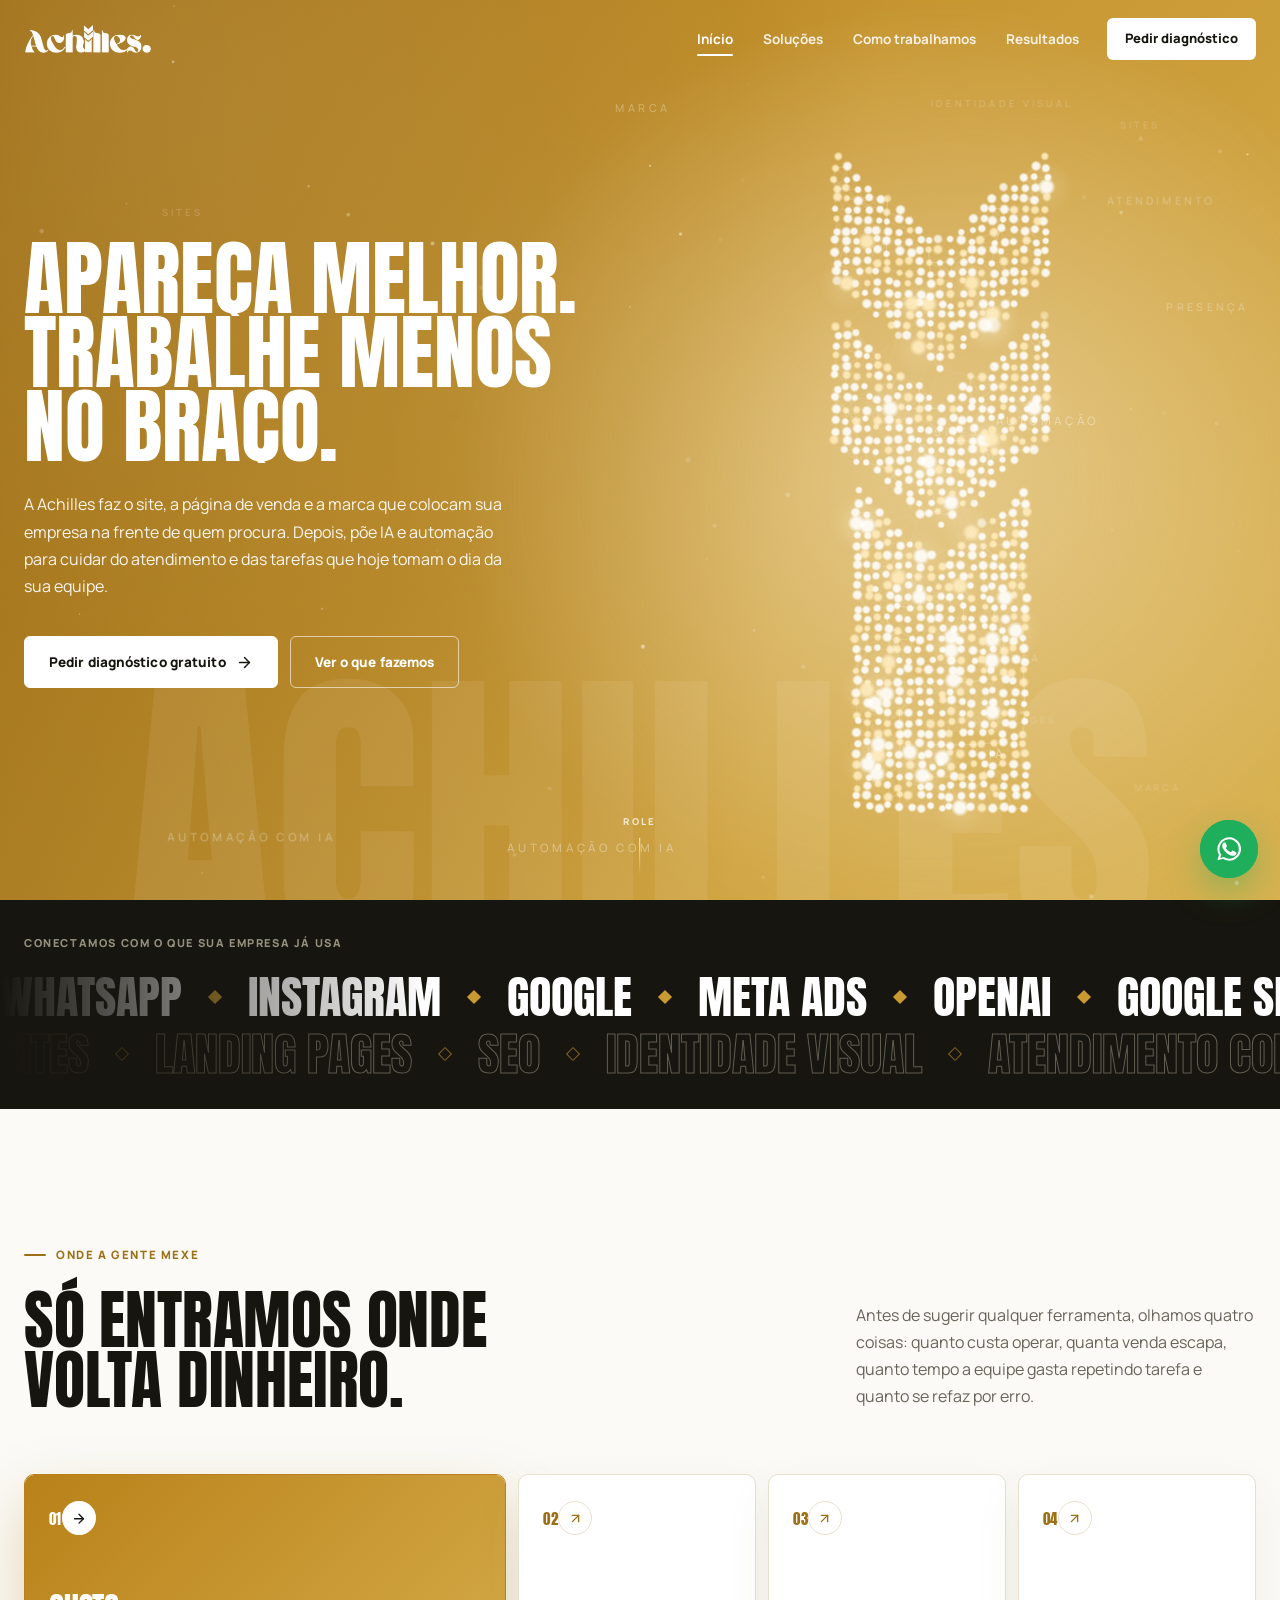
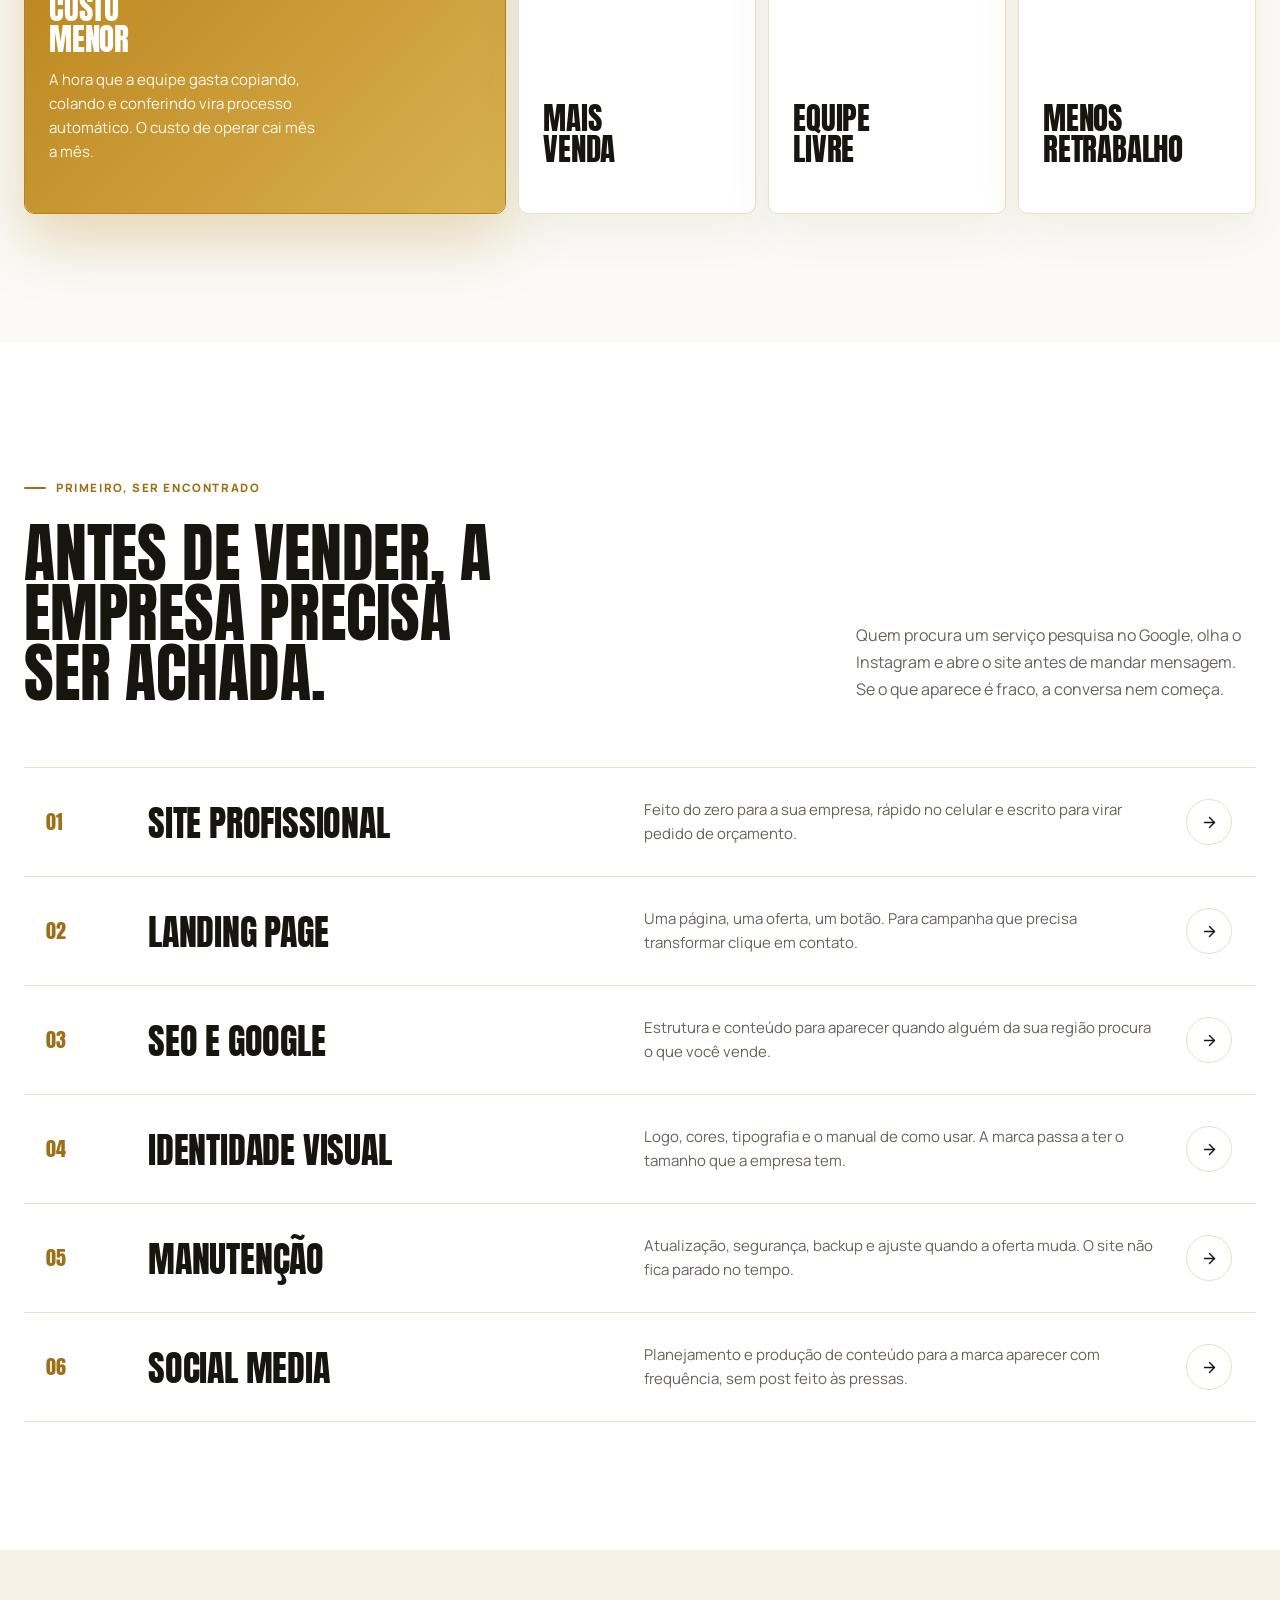
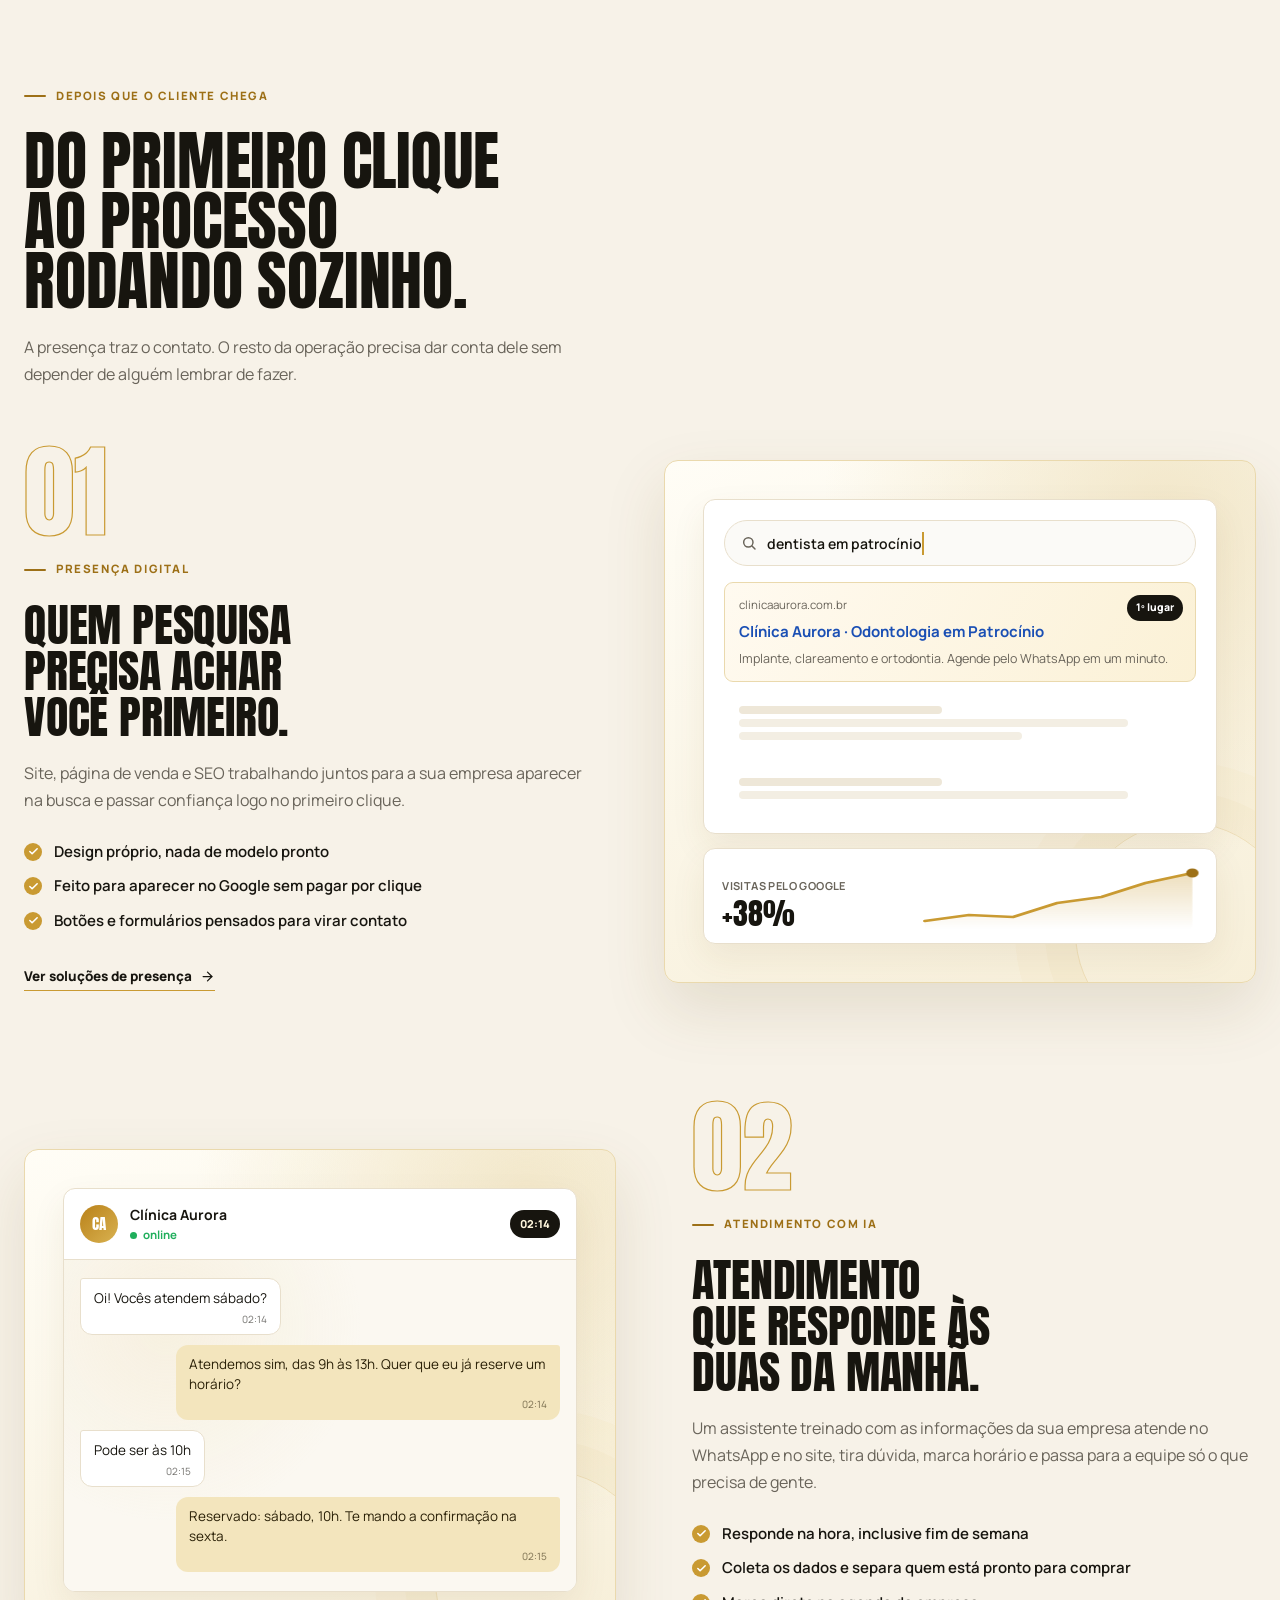
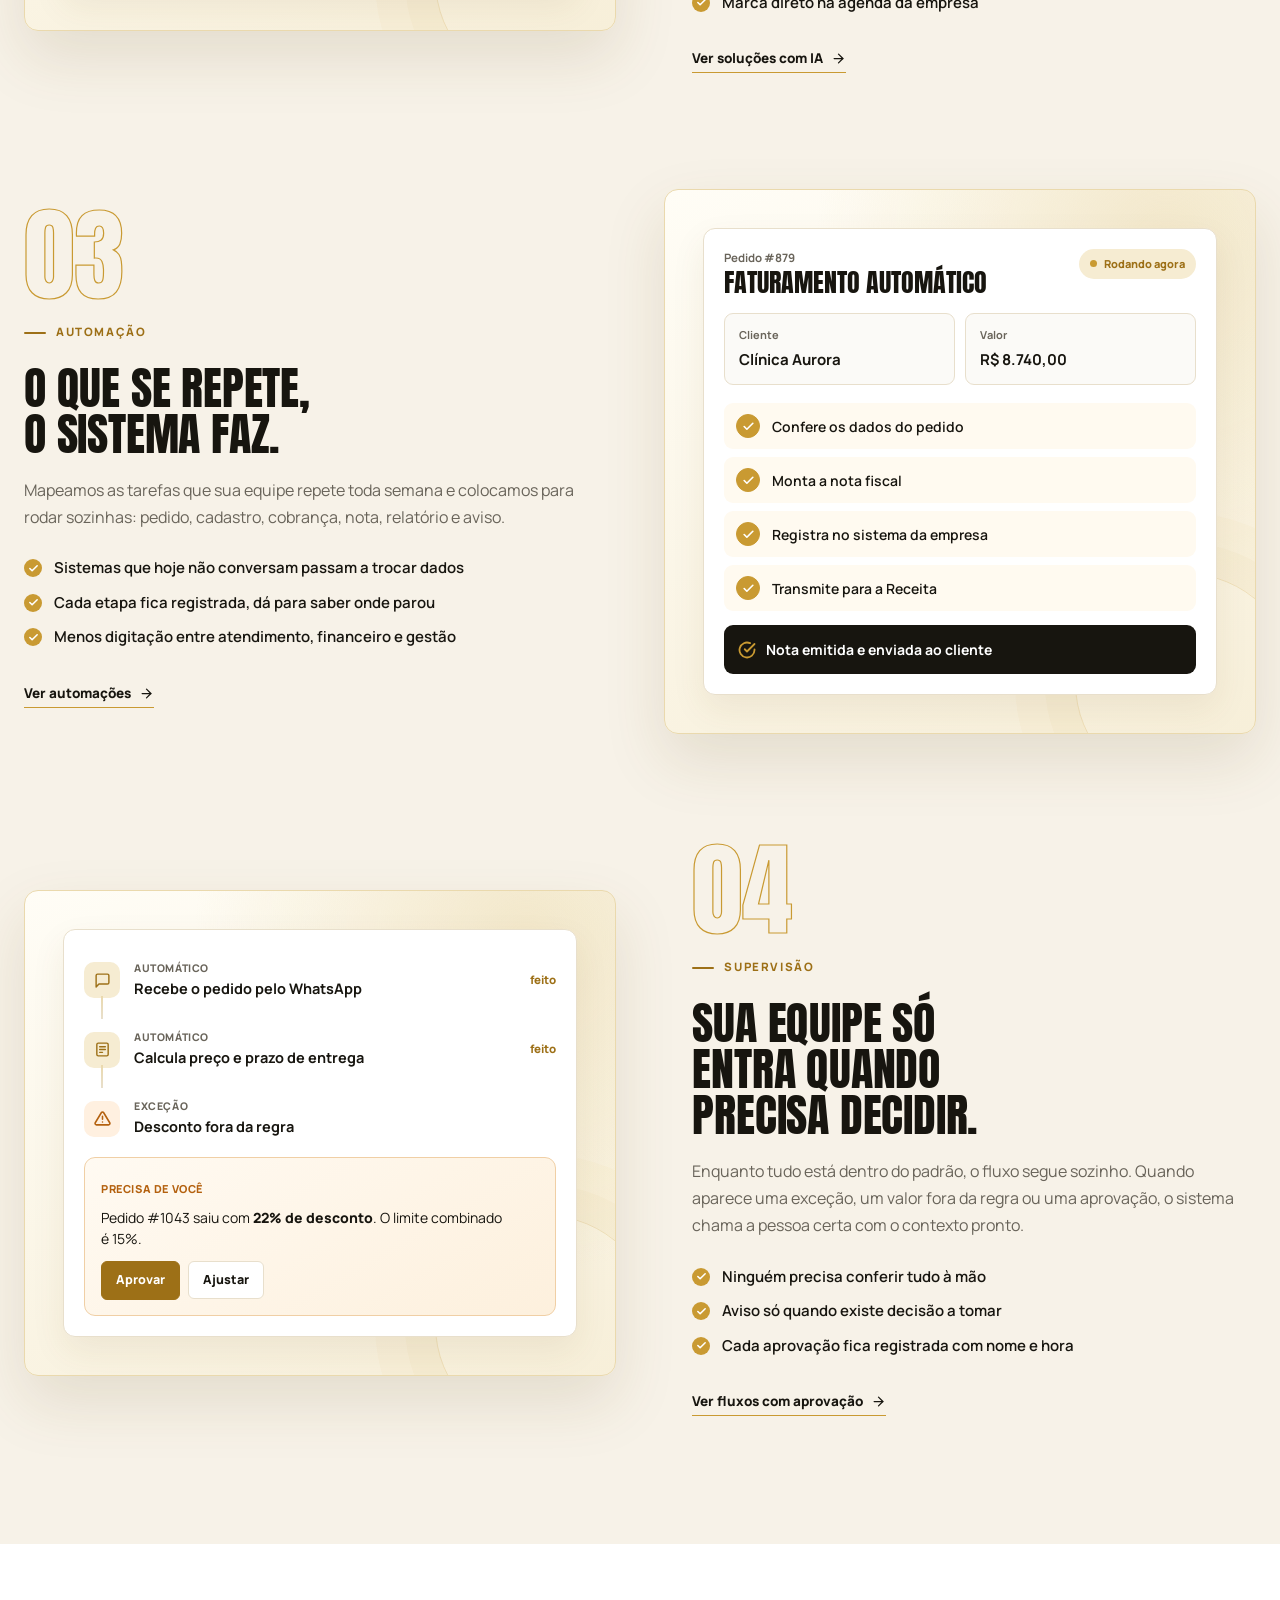
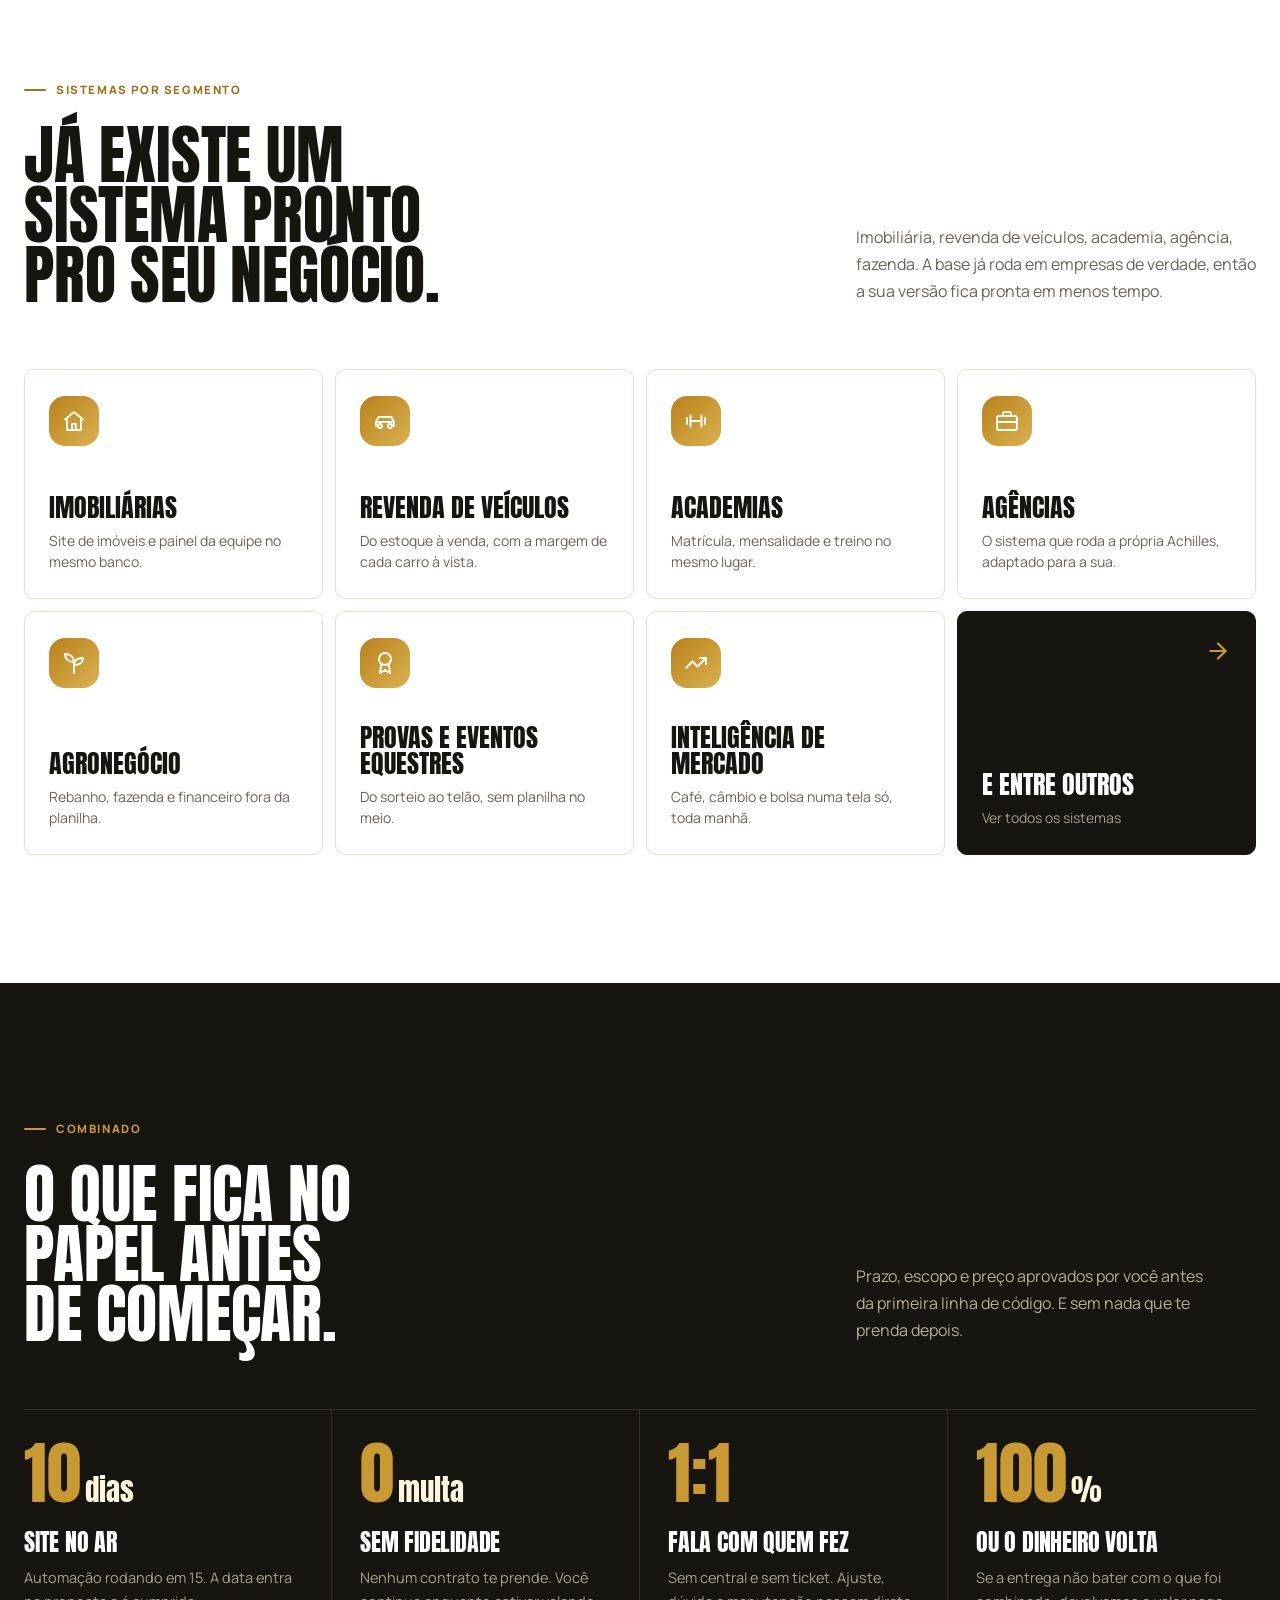
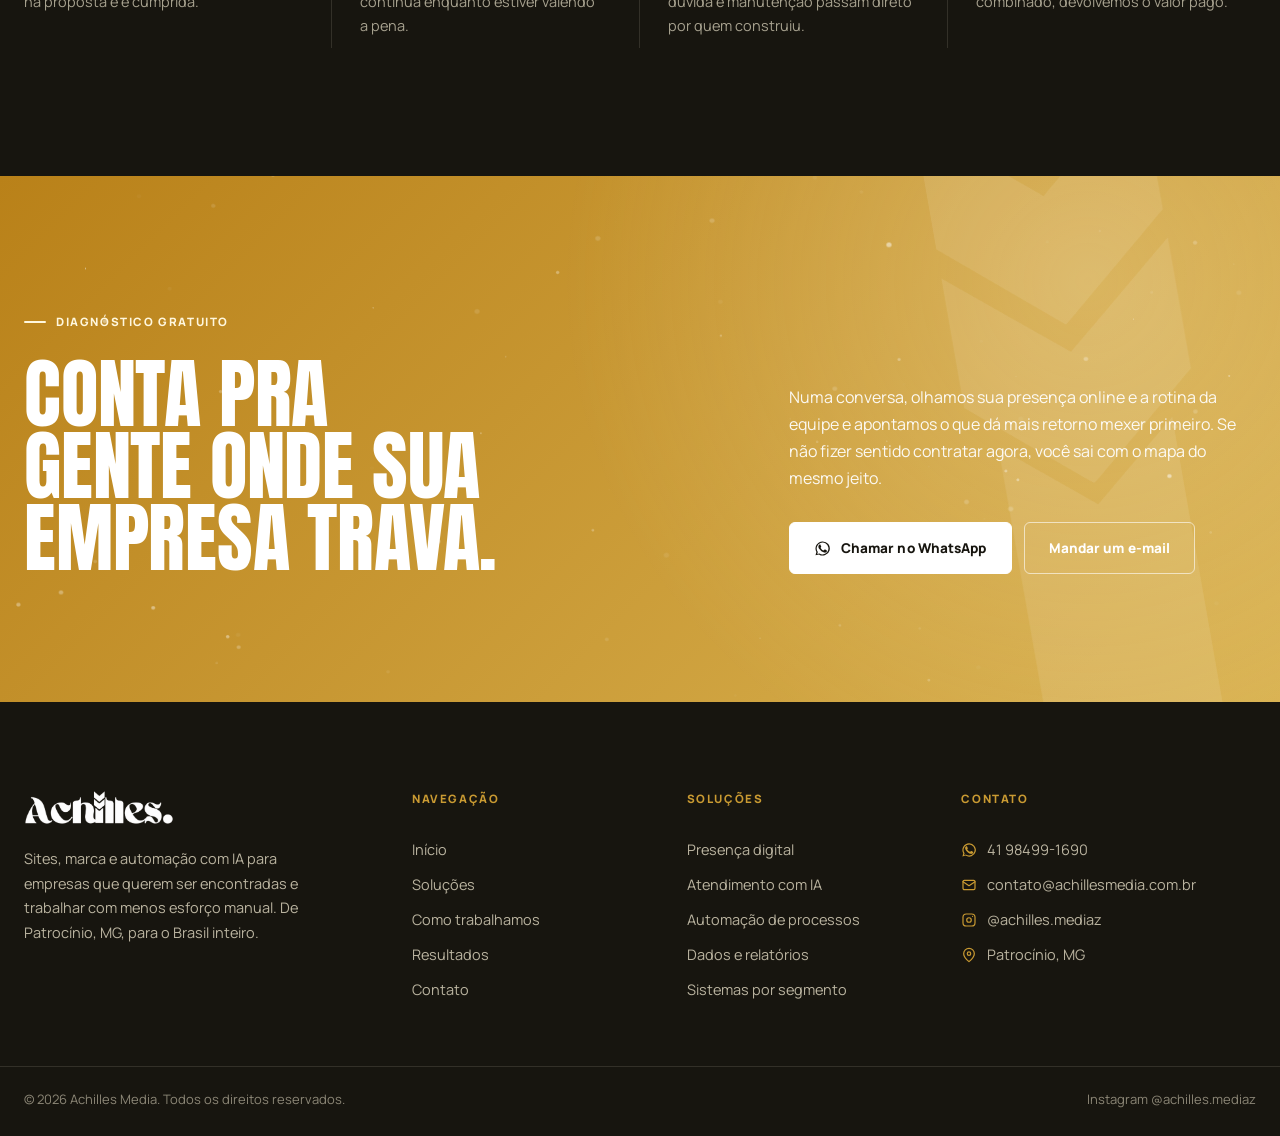
<file: index.html>
<!doctype html>
<html lang="pt-BR">
<head>
  <meta charset="utf-8" />
  <meta name="viewport" content="width=device-width, initial-scale=1.0" />
  <meta name="theme-color" content="#b98119" />

  <title>Achilles Media | Sites, marca e automação com IA</title>
  <meta name="description" content="Site, landing page, SEO e identidade visual para sua empresa ser encontrada. IA e automação para o atendimento e as tarefas que hoje tomam o dia da equipe." />
  <link rel="canonical" href="https://achillesmedia.com.br/" />

  <!-- Google tag (gtag.js) -->
  <script async src="https://www.googletagmanager.com/gtag/js?id=G-2TMTVSLVKS"></script>
  <script>
    window.dataLayer = window.dataLayer || [];
    function gtag(){dataLayer.push(arguments);}
    gtag('js', new Date());
    gtag('config', 'G-2TMTVSLVKS');
  </script>

  <script type="application/ld+json">
    {
      "@context": "https://schema.org",
      "@type": "LocalBusiness",
      "name": "Achilles Media",
      "image": "https://achillesmedia.com.br/assets/logo-nome-trim.png",
      "url": "https://achillesmedia.com.br/",
      "telephone": "+5541984991690",
      "address": {
        "@type": "PostalAddress",
        "addressLocality": "Patrocínio",
        "addressRegion": "MG",
        "addressCountry": "BR"
      },
      "sameAs": ["https://www.instagram.com/achilles.mediaz"],
      "areaServed": "BR",
      "description": "Sites, landing pages, SEO, identidade visual, atendimento com IA e automação de processos para empresas em todo o Brasil."
    }
  </script>

  <meta property="og:type" content="website" />
  <meta property="og:title" content="Achilles Media | Sites, marca e automação com IA" />
  <meta property="og:description" content="Sua empresa encontrada no Google e a rotina da equipe no automático." />
  <meta property="og:url" content="https://achillesmedia.com.br/" />
  <meta property="og:locale" content="pt_BR" />
  <meta property="og:image" content="https://achillesmedia.com.br/assets/logo-nome-trim.png" />
  <meta name="twitter:card" content="summary_large_image" />

  <link rel="icon" type="image/png" sizes="32x32" href="assets/logo-achilles.png" />
  <link rel="apple-touch-icon" href="assets/logo-achilles.png" />

  <style>html,body{background:#fbfaf7;margin:0}</style>
  <link rel="preconnect" href="https://fonts.googleapis.com" />
  <link rel="preconnect" href="https://fonts.gstatic.com" crossorigin />
  <link href="https://fonts.googleapis.com/css2?family=Anton&family=Manrope:wght@400;500;600;700;800&display=swap" rel="stylesheet" />
  <link rel="stylesheet" href="styles.css?v=6" />
</head>
<body>

  <!-- NAV -->
  <header class="nav">
    <div class="wrap nav-shell">
      <a href="index.html" class="nav-logo" aria-label="Achilles Media, página inicial">
        <img class="logo-light" src="assets/logo-achilles-branca.png" alt="Achilles Media" width="915" height="211" />
        <img class="logo-dark" src="assets/logo-nome-dark.png" alt="" width="909" height="208" aria-hidden="true" />
      </a>
      <nav class="nav-links" aria-label="Navegação principal">
        <a href="index.html" class="active">Início</a>
        <a href="solucoes.html">Soluções</a>
        <a href="processo.html">Como trabalhamos</a>
        <a href="resultados.html">Resultados</a>
      </nav>
      <a href="contato.html" class="nav-cta">Pedir diagnóstico</a>
      <button class="nav-toggle" type="button" aria-label="Abrir menu" aria-expanded="false">
        <svg class="i-open" viewBox="0 0 24 24" fill="none" stroke="currentColor" stroke-width="1.8" stroke-linecap="round"><line x1="4" y1="8" x2="20" y2="8"/><line x1="4" y1="16" x2="20" y2="16"/></svg>
        <svg class="i-close" viewBox="0 0 24 24" fill="none" stroke="currentColor" stroke-width="1.8" stroke-linecap="round"><line x1="6" y1="6" x2="18" y2="18"/><line x1="18" y1="6" x2="6" y2="18"/></svg>
      </button>
    </div>
    <div class="nav-mobile wrap">
      <a href="index.html" class="active">Início</a>
      <a href="solucoes.html">Soluções</a>
      <a href="processo.html">Como trabalhamos</a>
      <a href="resultados.html">Resultados</a>
      <a href="contato.html" class="btn btn-ink">Pedir diagnóstico gratuito</a>
    </div>
  </header>

  <!-- HERO -->
  <section class="hero" id="topo">
    <div class="hero-shade" aria-hidden="true"></div>
    <canvas class="hero-canvas" data-src="assets/logo-achilles.png" aria-hidden="true"></canvas>
    <div class="hero-mark" aria-hidden="true">ACHILLES</div>
    <div class="hero-drift" role="list" aria-label="O que a Achilles faz">
      <span role="listitem">sites</span>
      <span role="listitem">marca</span>
      <span role="listitem">automação com IA</span>
      <span role="listitem">landing pages</span>
      <span role="listitem">identidade visual</span>
      <span role="listitem">atendimento</span>
      <span role="listitem">sites</span>
      <span role="listitem">marca</span>
      <span role="listitem">automação</span>
      <span role="listitem">IA</span>
      <span role="listitem">presença</span>
      <span role="listitem">sites</span>
      <span role="listitem">marca</span>
      <span role="listitem">automação com IA</span>
    </div>
    <div class="wrap hero-inner">
      <div class="hero-copy">
        <h1 class="split">Apareça melhor. <span class="ink">Trabalhe menos no braço.</span></h1>
        <p class="lead hero-in" style="--delay:620ms">A Achilles faz o site, a página de venda e a marca que colocam sua empresa na frente de quem procura. Depois, põe IA e automação para cuidar do atendimento e das tarefas que hoje tomam o dia da sua equipe.</p>
        <div class="hero-actions hero-in" style="--delay:760ms">
          <a href="contato.html" class="btn btn-white">Pedir diagnóstico gratuito
            <svg class="arrow" viewBox="0 0 24 24" fill="none" stroke="currentColor" stroke-width="2" stroke-linecap="round" stroke-linejoin="round"><line x1="5" y1="12" x2="19" y2="12"/><polyline points="12 5 19 12 12 19"/></svg>
          </a>
          <a href="solucoes.html" class="btn btn-line-light">Ver o que fazemos</a>
        </div>
      </div>
    </div>
    <div class="hero-scroll" aria-hidden="true"><span>ROLE</span><i></i></div>
  </section>

  <!-- TICKER -->
  <section class="ticker" aria-label="Ferramentas e serviços">
    <p class="ticker-label">Conectamos com o que sua empresa já usa</p>
    <div class="ticker-row">
      <div class="ticker-track"><span>WhatsApp</span><span>Instagram</span><span>Google</span><span>Meta Ads</span><span>OpenAI</span><span>Google Sheets</span><span>Google Agenda</span><span>Notion</span><span>TikTok</span><span>Sankhya</span><span>TOTVS</span><span>SAP</span></div>
      <div class="ticker-track" aria-hidden="true"><span>WhatsApp</span><span>Instagram</span><span>Google</span><span>Meta Ads</span><span>OpenAI</span><span>Google Sheets</span><span>Google Agenda</span><span>Notion</span><span>TikTok</span><span>Sankhya</span><span>TOTVS</span><span>SAP</span></div>
    </div>
    <div class="ticker-row reverse" aria-hidden="true">
      <div class="ticker-track"><span>Sites</span><span>Landing pages</span><span>SEO</span><span>Identidade visual</span><span>Atendimento com IA</span><span>Automação</span><span>Dashboards</span><span>Social media</span></div>
      <div class="ticker-track"><span>Sites</span><span>Landing pages</span><span>SEO</span><span>Identidade visual</span><span>Atendimento com IA</span><span>Automação</span><span>Dashboards</span><span>Social media</span></div>
    </div>
  </section>

  <!-- ONDE ENTRAMOS -->
  <section class="band band-canvas" id="retorno">
    <div class="wrap">
      <div class="head head-split reveal">
        <div>
          <span class="eyebrow">Onde a gente mexe</span>
          <h2>Só entramos onde volta dinheiro.</h2>
        </div>
        <p class="lead">Antes de sugerir qualquer ferramenta, olhamos quatro coisas: quanto custa operar, quanta venda escapa, quanto tempo a equipe gasta repetindo tarefa e quanto se refaz por erro.</p>
      </div>
      <div class="gains reveal">
        <button type="button" class="gain" aria-pressed="false">
          <span class="gain-top"><span class="gain-num">01</span><span class="gain-arrow"><svg viewBox="0 0 24 24" fill="none" stroke="currentColor" stroke-width="2.2" stroke-linecap="round" stroke-linejoin="round"><line x1="7" y1="17" x2="17" y2="7"/><polyline points="7 7 17 7 17 17"/></svg></span></span>
          <h3>Custo menor</h3>
          <p>A hora que a equipe gasta copiando, colando e conferindo vira processo automático. O custo de operar cai mês a mês.</p>
          <span class="gain-bar"><span></span></span>
        </button>
        <button type="button" class="gain" aria-pressed="false">
          <span class="gain-top"><span class="gain-num">02</span><span class="gain-arrow"><svg viewBox="0 0 24 24" fill="none" stroke="currentColor" stroke-width="2.2" stroke-linecap="round" stroke-linejoin="round"><line x1="7" y1="17" x2="17" y2="7"/><polyline points="7 7 17 7 17 17"/></svg></span></span>
          <h3>Mais venda</h3>
          <p>Ninguém fica horas esperando resposta. O contato é atendido na hora, qualificado e chega pronto para quem vende.</p>
          <span class="gain-bar"><span></span></span>
        </button>
        <button type="button" class="gain" aria-pressed="false">
          <span class="gain-top"><span class="gain-num">03</span><span class="gain-arrow"><svg viewBox="0 0 24 24" fill="none" stroke="currentColor" stroke-width="2.2" stroke-linecap="round" stroke-linejoin="round"><line x1="7" y1="17" x2="17" y2="7"/><polyline points="7 7 17 7 17 17"/></svg></span></span>
          <h3>Equipe livre</h3>
          <p>Quem hoje responde a mesma pergunta vinte vezes por dia volta a cuidar de cliente e de venda.</p>
          <span class="gain-bar"><span></span></span>
        </button>
        <button type="button" class="gain" aria-pressed="false">
          <span class="gain-top"><span class="gain-num">04</span><span class="gain-arrow"><svg viewBox="0 0 24 24" fill="none" stroke="currentColor" stroke-width="2.2" stroke-linecap="round" stroke-linejoin="round"><line x1="7" y1="17" x2="17" y2="7"/><polyline points="7 7 17 7 17 17"/></svg></span></span>
          <h3>Menos retrabalho</h3>
          <p>Nota, contrato e planilha lidos pelo sistema. Ninguém digita a mesma coisa duas vezes nem troca número.</p>
          <span class="gain-bar"><span></span></span>
        </button>
      </div>
    </div>
  </section>

  <!-- PRESENÇA -->
  <section class="band band-paper" id="presenca">
    <div class="wrap">
      <div class="head head-split reveal">
        <div>
          <span class="eyebrow">Primeiro, ser encontrado</span>
          <h2>Antes de vender, a empresa precisa ser achada.</h2>
        </div>
        <p class="lead">Quem procura um serviço pesquisa no Google, olha o Instagram e abre o site antes de mandar mensagem. Se o que aparece é fraco, a conversa nem começa.</p>
      </div>
      <ol class="svc-index">
        <li class="reveal"><a href="solucoes.html#presenca">
          <span class="ix-num">01</span><h3>Site profissional</h3>
          <p>Feito do zero para a sua empresa, rápido no celular e escrito para virar pedido de orçamento.</p>
          <span class="ix-go"><svg viewBox="0 0 24 24" fill="none" stroke="currentColor" stroke-width="2" stroke-linecap="round" stroke-linejoin="round"><line x1="5" y1="12" x2="19" y2="12"/><polyline points="12 5 19 12 12 19"/></svg></span>
        </a></li>
        <li class="reveal"><a href="solucoes.html#presenca">
          <span class="ix-num">02</span><h3>Landing page</h3>
          <p>Uma página, uma oferta, um botão. Para campanha que precisa transformar clique em contato.</p>
          <span class="ix-go"><svg viewBox="0 0 24 24" fill="none" stroke="currentColor" stroke-width="2" stroke-linecap="round" stroke-linejoin="round"><line x1="5" y1="12" x2="19" y2="12"/><polyline points="12 5 19 12 12 19"/></svg></span>
        </a></li>
        <li class="reveal"><a href="solucoes.html#presenca">
          <span class="ix-num">03</span><h3>SEO e Google</h3>
          <p>Estrutura e conteúdo para aparecer quando alguém da sua região procura o que você vende.</p>
          <span class="ix-go"><svg viewBox="0 0 24 24" fill="none" stroke="currentColor" stroke-width="2" stroke-linecap="round" stroke-linejoin="round"><line x1="5" y1="12" x2="19" y2="12"/><polyline points="12 5 19 12 12 19"/></svg></span>
        </a></li>
        <li class="reveal"><a href="solucoes.html#presenca">
          <span class="ix-num">04</span><h3>Identidade visual</h3>
          <p>Logo, cores, tipografia e o manual de como usar. A marca passa a ter o tamanho que a empresa tem.</p>
          <span class="ix-go"><svg viewBox="0 0 24 24" fill="none" stroke="currentColor" stroke-width="2" stroke-linecap="round" stroke-linejoin="round"><line x1="5" y1="12" x2="19" y2="12"/><polyline points="12 5 19 12 12 19"/></svg></span>
        </a></li>
        <li class="reveal"><a href="solucoes.html#presenca">
          <span class="ix-num">05</span><h3>Manutenção</h3>
          <p>Atualização, segurança, backup e ajuste quando a oferta muda. O site não fica parado no tempo.</p>
          <span class="ix-go"><svg viewBox="0 0 24 24" fill="none" stroke="currentColor" stroke-width="2" stroke-linecap="round" stroke-linejoin="round"><line x1="5" y1="12" x2="19" y2="12"/><polyline points="12 5 19 12 12 19"/></svg></span>
        </a></li>
        <li class="reveal"><a href="solucoes.html#presenca">
          <span class="ix-num">06</span><h3>Social media</h3>
          <p>Planejamento e produção de conteúdo para a marca aparecer com frequência, sem post feito às pressas.</p>
          <span class="ix-go"><svg viewBox="0 0 24 24" fill="none" stroke="currentColor" stroke-width="2" stroke-linecap="round" stroke-linejoin="round"><line x1="5" y1="12" x2="19" y2="12"/><polyline points="12 5 19 12 12 19"/></svg></span>
        </a></li>
      </ol>
    </div>
  </section>

  <!-- FRENTES -->
  <section class="band band-warm" id="frentes">
    <div class="wrap">
      <div class="head reveal">
        <span class="eyebrow">Depois que o cliente chega</span>
        <h2>Do primeiro clique ao processo rodando sozinho.</h2>
        <p class="lead">A presença traz o contato. O resto da operação precisa dar conta dele sem depender de alguém lembrar de fazer.</p>
      </div>

      <div class="fronts">

        <article class="front reveal">
          <div class="front-copy">
            <span class="front-num">01</span>
            <span class="eyebrow">Presença digital</span>
            <h3>Quem pesquisa precisa achar você primeiro.</h3>
            <p class="lead">Site, página de venda e SEO trabalhando juntos para a sua empresa aparecer na busca e passar confiança logo no primeiro clique.</p>
            <ul class="ticks">
              <li>Design próprio, nada de modelo pronto</li>
              <li>Feito para aparecer no Google sem pagar por clique</li>
              <li>Botões e formulários pensados para virar contato</li>
            </ul>
            <a href="solucoes.html#presenca" class="text-link">Ver soluções de presença <svg viewBox="0 0 24 24" fill="none" stroke="currentColor" stroke-width="2" stroke-linecap="round" stroke-linejoin="round"><line x1="5" y1="12" x2="19" y2="12"/><polyline points="12 5 19 12 12 19"/></svg></a>
          </div>
          <div class="stage" aria-hidden="true">
            <div class="card-ui sc-search">
              <div class="sc-bar">
                <svg viewBox="0 0 24 24" fill="none" stroke="currentColor" stroke-width="2.2" stroke-linecap="round"><circle cx="11" cy="11" r="7"/><line x1="16.5" y1="16.5" x2="21" y2="21"/></svg>
                <span class="sc-typed">dentista em patrocínio</span>
              </div>
              <div class="sc-results">
                <div class="sc-res you">
                  <small>clinicaaurora.com.br</small>
                  <strong>Clínica Aurora · Odontologia em Patrocínio</strong>
                  <span>Implante, clareamento e ortodontia. Agende pelo WhatsApp em um minuto.</span>
                  <em>1º lugar</em>
                </div>
                <div class="sc-res"><i></i><i></i><i></i></div>
                <div class="sc-res"><i></i><i></i></div>
              </div>
            </div>
            <div class="card-ui sc-chart">
              <div><small>Visitas pelo Google</small><strong>+38%</strong></div>
              <svg viewBox="0 0 200 64" preserveAspectRatio="none">
                <defs><linearGradient id="sc-fill" x1="0" y1="0" x2="0" y2="1"><stop offset="0" stop-color="rgba(201,154,50,.32)"/><stop offset="1" stop-color="rgba(201,154,50,0)"/></linearGradient></defs>
                <path class="ar" d="M2 56 L34 50 L66 52 L98 38 L130 32 L162 18 L196 8 L196 64 L2 64 Z"/>
                <path class="ln" d="M2 56 L34 50 L66 52 L98 38 L130 32 L162 18 L196 8"/>
                <circle class="dt" cx="196" cy="8" r="4.5"/>
              </svg>
            </div>
          </div>
        </article>

        <article class="front flip reveal">
          <div class="front-copy">
            <span class="front-num">02</span>
            <span class="eyebrow">Atendimento com IA</span>
            <h3>Atendimento que responde às duas da manhã.</h3>
            <p class="lead">Um assistente treinado com as informações da sua empresa atende no WhatsApp e no site, tira dúvida, marca horário e passa para a equipe só o que precisa de gente.</p>
            <ul class="ticks">
              <li>Responde na hora, inclusive fim de semana</li>
              <li>Coleta os dados e separa quem está pronto para comprar</li>
              <li>Marca direto na agenda da empresa</li>
            </ul>
            <a href="solucoes.html#ia" class="text-link">Ver soluções com IA <svg viewBox="0 0 24 24" fill="none" stroke="currentColor" stroke-width="2" stroke-linecap="round" stroke-linejoin="round"><line x1="5" y1="12" x2="19" y2="12"/><polyline points="12 5 19 12 12 19"/></svg></a>
          </div>
          <div class="stage" aria-hidden="true">
            <div class="card-ui sc-chat">
              <div class="chat-head">
                <span class="chat-ava">CA</span>
                <div><strong>Clínica Aurora</strong><small>online</small></div>
                <span class="clock">02:14</span>
              </div>
              <div class="chat-body">
                <div class="bub them">Oi! Vocês atendem sábado?<small>02:14</small></div>
                <div class="bub typing"><i></i><i></i><i></i></div>
                <div class="bub us">Atendemos sim, das 9h às 13h. Quer que eu já reserve um horário?<small>02:14</small></div>
                <div class="bub them">Pode ser às 10h<small>02:15</small></div>
                <div class="bub us">Reservado: sábado, 10h. Te mando a confirmação na sexta.<small>02:15</small></div>
              </div>
            </div>
          </div>
        </article>

        <article class="front reveal">
          <div class="front-copy">
            <span class="front-num">03</span>
            <span class="eyebrow">Automação</span>
            <h3>O que se repete, o sistema faz.</h3>
            <p class="lead">Mapeamos as tarefas que sua equipe repete toda semana e colocamos para rodar sozinhas: pedido, cadastro, cobrança, nota, relatório e aviso.</p>
            <ul class="ticks">
              <li>Sistemas que hoje não conversam passam a trocar dados</li>
              <li>Cada etapa fica registrada, dá para saber onde parou</li>
              <li>Menos digitação entre atendimento, financeiro e gestão</li>
            </ul>
            <a href="solucoes.html#ia" class="text-link">Ver automações <svg viewBox="0 0 24 24" fill="none" stroke="currentColor" stroke-width="2" stroke-linecap="round" stroke-linejoin="round"><line x1="5" y1="12" x2="19" y2="12"/><polyline points="12 5 19 12 12 19"/></svg></a>
          </div>
          <div class="stage" aria-hidden="true">
            <div class="card-ui sc-invoice">
              <div class="inv-head">
                <div><small>Pedido #879</small><strong>Faturamento automático</strong></div>
                <span class="inv-live">Rodando agora</span>
              </div>
              <div class="inv-meta">
                <div><span>Cliente</span><b>Clínica Aurora</b></div>
                <div><span>Valor</span><b>R$ 8.740,00</b></div>
              </div>
              <ol class="inv-steps">
                <li><b><svg viewBox="0 0 24 24" fill="none" stroke="currentColor" stroke-width="3" stroke-linecap="round" stroke-linejoin="round"><polyline points="20 6 9 17 4 12"/></svg></b>Confere os dados do pedido</li>
                <li><b><svg viewBox="0 0 24 24" fill="none" stroke="currentColor" stroke-width="3" stroke-linecap="round" stroke-linejoin="round"><polyline points="20 6 9 17 4 12"/></svg></b>Monta a nota fiscal</li>
                <li><b><svg viewBox="0 0 24 24" fill="none" stroke="currentColor" stroke-width="3" stroke-linecap="round" stroke-linejoin="round"><polyline points="20 6 9 17 4 12"/></svg></b>Registra no sistema da empresa</li>
                <li><b><svg viewBox="0 0 24 24" fill="none" stroke="currentColor" stroke-width="3" stroke-linecap="round" stroke-linejoin="round"><polyline points="20 6 9 17 4 12"/></svg></b>Transmite para a Receita</li>
              </ol>
              <div class="inv-done"><svg viewBox="0 0 24 24" fill="none" stroke="currentColor" stroke-width="2.4" stroke-linecap="round" stroke-linejoin="round"><path d="M22 11.1V12a10 10 0 1 1-5.9-9.1"/><polyline points="22 4 12 14 9 11"/></svg>Nota emitida e enviada ao cliente</div>
            </div>
          </div>
        </article>

        <article class="front flip reveal">
          <div class="front-copy">
            <span class="front-num">04</span>
            <span class="eyebrow">Supervisão</span>
            <h3>Sua equipe só entra quando precisa decidir.</h3>
            <p class="lead">Enquanto tudo está dentro do padrão, o fluxo segue sozinho. Quando aparece uma exceção, um valor fora da regra ou uma aprovação, o sistema chama a pessoa certa com o contexto pronto.</p>
            <ul class="ticks">
              <li>Ninguém precisa conferir tudo à mão</li>
              <li>Aviso só quando existe decisão a tomar</li>
              <li>Cada aprovação fica registrada com nome e hora</li>
            </ul>
            <a href="solucoes.html#ia" class="text-link">Ver fluxos com aprovação <svg viewBox="0 0 24 24" fill="none" stroke="currentColor" stroke-width="2" stroke-linecap="round" stroke-linejoin="round"><line x1="5" y1="12" x2="19" y2="12"/><polyline points="12 5 19 12 12 19"/></svg></a>
          </div>
          <div class="stage" aria-hidden="true">
            <div class="card-ui sc-flow">
              <ol class="flow-steps">
                <li><span class="flow-ico"><svg viewBox="0 0 24 24" fill="none" stroke="currentColor" stroke-width="2" stroke-linecap="round" stroke-linejoin="round"><path d="M21 15a2 2 0 0 1-2 2H7l-4 4V5a2 2 0 0 1 2-2h14a2 2 0 0 1 2 2z"/></svg></span><div><small>Automático</small><strong>Recebe o pedido pelo WhatsApp</strong></div><span class="ok">feito</span></li>
                <li><span class="flow-ico"><svg viewBox="0 0 24 24" fill="none" stroke="currentColor" stroke-width="2" stroke-linecap="round" stroke-linejoin="round"><rect x="4" y="3" width="16" height="18" rx="2"/><line x1="8" y1="8" x2="16" y2="8"/><line x1="8" y1="12" x2="16" y2="12"/><line x1="8" y1="16" x2="12" y2="16"/></svg></span><div><small>Automático</small><strong>Calcula preço e prazo de entrega</strong></div><span class="ok">feito</span></li>
                <li><span class="flow-ico warn"><svg viewBox="0 0 24 24" fill="none" stroke="currentColor" stroke-width="2.2" stroke-linecap="round" stroke-linejoin="round"><path d="M10.3 3.9 1.8 18a2 2 0 0 0 1.7 3h17a2 2 0 0 0 1.7-3L13.7 3.9a2 2 0 0 0-3.4 0z"/><line x1="12" y1="9" x2="12" y2="13"/><line x1="12" y1="17" x2="12.01" y2="17"/></svg></span><div><small>Exceção</small><strong>Desconto fora da regra</strong></div></li>
              </ol>
              <div class="flow-alert">
                <span>Precisa de você</span>
                <p>Pedido #1043 saiu com <b>22% de desconto</b>. O limite combinado é 15%.</p>
                <div class="flow-btns"><i>Aprovar</i><i>Ajustar</i></div>
              </div>
            </div>
          </div>
        </article>

      </div>
    </div>
  </section>

  <!-- SISTEMAS -->
  <section class="band band-paper" id="sistemas">
    <div class="wrap">
      <div class="head head-split reveal">
        <div>
          <span class="eyebrow">Sistemas por segmento</span>
          <h2>Já existe um sistema pronto pro seu negócio.</h2>
        </div>
        <p class="lead">Imobiliária, revenda de veículos, academia, agência, fazenda. A base já roda em empresas de verdade, então a sua versão fica pronta em menos tempo.</p>
      </div>
      <div class="seg-grid">
        <a class="seg reveal" style="--i:0" href="solucoes.html#sistemas"><span class="sys-ico"><svg viewBox="0 0 24 24" fill="none" stroke="currentColor" stroke-width="1.9" stroke-linecap="round" stroke-linejoin="round"><path d="M3 10.5 12 3l9 7.5"/><path d="M5 9.5V21h14V9.5"/><path d="M10 21v-6h4v6"/></svg></span><strong>Imobiliárias</strong><span>Site de imóveis e painel da equipe no mesmo banco.</span></a>
        <a class="seg reveal" style="--i:1" href="solucoes.html#sistemas"><span class="sys-ico"><svg viewBox="0 0 24 24" fill="none" stroke="currentColor" stroke-width="1.9" stroke-linecap="round" stroke-linejoin="round"><path d="M3 17v-4l2.5-5h13L21 13v4"/><line x1="3" y1="13" x2="21" y2="13"/><circle cx="7" cy="17" r="2"/><circle cx="17" cy="17" r="2"/></svg></span><strong>Revenda de veículos</strong><span>Do estoque à venda, com a margem de cada carro à vista.</span></a>
        <a class="seg reveal" style="--i:2" href="solucoes.html#sistemas"><span class="sys-ico"><svg viewBox="0 0 24 24" fill="none" stroke="currentColor" stroke-width="1.9" stroke-linecap="round" stroke-linejoin="round"><path d="M6.5 6.5v11M17.5 6.5v11M3 9v6M21 9v6M6.5 12h11"/></svg></span><strong>Academias</strong><span>Matrícula, mensalidade e treino no mesmo lugar.</span></a>
        <a class="seg reveal" style="--i:3" href="solucoes.html#sistemas"><span class="sys-ico"><svg viewBox="0 0 24 24" fill="none" stroke="currentColor" stroke-width="1.9" stroke-linecap="round" stroke-linejoin="round"><rect x="2" y="7" width="20" height="14" rx="2"/><path d="M16 7V5a2 2 0 0 0-2-2h-4a2 2 0 0 0-2 2v2"/><line x1="2" y1="13" x2="22" y2="13"/></svg></span><strong>Agências</strong><span>O sistema que roda a própria Achilles, adaptado para a sua.</span></a>
        <a class="seg reveal" style="--i:0" href="solucoes.html#sistemas"><span class="sys-ico"><svg viewBox="0 0 24 24" fill="none" stroke="currentColor" stroke-width="1.9" stroke-linecap="round" stroke-linejoin="round"><path d="M12 22V11"/><path d="M12 11C12 6 8 3 3 3c0 5 4 8 9 8z"/><path d="M12 14c0-4 3-7 9-7 0 4-3 7-9 7z"/></svg></span><strong>Agronegócio</strong><span>Rebanho, fazenda e financeiro fora da planilha.</span></a>
        <a class="seg reveal" style="--i:1" href="solucoes.html#sistemas"><span class="sys-ico"><svg viewBox="0 0 24 24" fill="none" stroke="currentColor" stroke-width="1.9" stroke-linecap="round" stroke-linejoin="round"><circle cx="12" cy="8" r="6"/><path d="M8.2 13.2 7 22l5-3 5 3-1.2-8.8"/></svg></span><strong>Provas e eventos equestres</strong><span>Do sorteio ao telão, sem planilha no meio.</span></a>
        <a class="seg reveal" style="--i:2" href="solucoes.html#sistemas"><span class="sys-ico"><svg viewBox="0 0 24 24" fill="none" stroke="currentColor" stroke-width="1.9" stroke-linecap="round" stroke-linejoin="round"><polyline points="22 7 13.5 15.5 8.5 10.5 2 17"/><polyline points="16 7 22 7 22 13"/></svg></span><strong>Inteligência de mercado</strong><span>Café, câmbio e bolsa numa tela só, toda manhã.</span></a>
        <a class="seg seg-more reveal" style="--i:3" href="solucoes.html#sistemas"><strong>E entre outros</strong><span>Ver todos os sistemas</span><svg viewBox="0 0 24 24" fill="none" stroke="currentColor" stroke-width="2" stroke-linecap="round" stroke-linejoin="round"><line x1="5" y1="12" x2="19" y2="12"/><polyline points="12 5 19 12 12 19"/></svg></a>
      </div>
    </div>
  </section>

  <!-- COMBINADO -->
  <section class="band band-ink">
    <div class="wrap">
      <div class="head head-split reveal">
        <div>
          <span class="eyebrow">Combinado</span>
          <h2>O que fica no papel antes de começar.</h2>
        </div>
        <p class="lead">Prazo, escopo e preço aprovados por você antes da primeira linha de código. E sem nada que te prenda depois.</p>
      </div>
      <div class="deals">
        <div class="deal reveal" style="--i:0"><strong>10<small>dias</small></strong><h3>Site no ar</h3><p>Automação rodando em 15. A data entra na proposta e é cumprida.</p></div>
        <div class="deal reveal" style="--i:1"><strong>0<small>multa</small></strong><h3>Sem fidelidade</h3><p>Nenhum contrato te prende. Você continua enquanto estiver valendo a pena.</p></div>
        <div class="deal reveal" style="--i:2"><strong>1:1</strong><h3>Fala com quem fez</h3><p>Sem central e sem ticket. Ajuste, dúvida e manutenção passam direto por quem construiu.</p></div>
        <div class="deal reveal" style="--i:3"><strong>100<small>%</small></strong><h3>Ou o dinheiro volta</h3><p>Se a entrega não bater com o que foi combinado, devolvemos o valor pago.</p></div>
      </div>
    </div>
  </section>

  <!-- CHAMADA FINAL -->
  <section class="cta-band">
    <canvas class="spark-canvas" aria-hidden="true"></canvas>
    <img class="cta-mark" src="assets/achilles-mark-white.png" alt="" aria-hidden="true" />
    <div class="wrap cta-grid">
      <div class="reveal">
        <span class="eyebrow light">Diagnóstico gratuito</span>
        <h2>Conta pra gente onde sua empresa trava.</h2>
      </div>
      <div class="reveal" style="--i:1">
        <p class="lead">Numa conversa, olhamos sua presença online e a rotina da equipe e apontamos o que dá mais retorno mexer primeiro. Se não fizer sentido contratar agora, você sai com o mapa do mesmo jeito.</p>
        <div class="cta-actions">
          <a href="https://wa.me/5541984991690?text=Ol%C3%A1!%20Vim%20pelo%20site%20e%20quero%20marcar%20o%20diagn%C3%B3stico%20gratuito." target="_blank" rel="noopener" class="btn btn-white">
            <svg viewBox="0 0 24 24" fill="currentColor"><path d="M17.5 14.4c-.3-.2-1.7-.9-2-1-.3-.1-.5-.1-.7.1-.2.3-.7 1-.9 1.1-.2.2-.3.2-.6.1-.3-.2-1.2-.5-2.3-1.4-.9-.8-1.4-1.7-1.6-2-.2-.3 0-.5.1-.6.1-.1.3-.3.4-.5.1-.2.2-.3.3-.5.1-.2 0-.4 0-.5 0-.1-.7-1.6-.9-2.2-.2-.6-.5-.5-.7-.5h-.6c-.2 0-.5.1-.8.4-.3.3-1 1-1 2.5s1.1 2.9 1.2 3.1c.2.2 2.1 3.3 5.2 4.6.7.3 1.3.5 1.7.6.7.2 1.4.2 1.9.1.6-.1 1.7-.7 1.9-1.4.2-.7.2-1.2.2-1.4-.1-.1-.3-.2-.6-.3zM12 2a10 10 0 0 0-8.6 15l-1.3 4.7 4.8-1.3A10 10 0 1 0 12 2zm0 18.3a8.3 8.3 0 0 1-4.2-1.2l-.3-.2-2.9.8.8-2.8-.2-.3A8.3 8.3 0 1 1 12 20.3z"/></svg>
            Chamar no WhatsApp
          </a>
          <a href="mailto:contato@achillesmedia.com.br" class="btn btn-line-light">Mandar um e-mail</a>
        </div>
      </div>
    </div>
  </section>

  <!-- RODAPÉ -->
  <footer class="footer">
    <div class="wrap">
      <div class="footer-grid">
        <div class="footer-brand">
          <img src="assets/logo-achilles-branca.png" alt="Achilles Media" width="915" height="211" loading="lazy" />
          <p>Sites, marca e automação com IA para empresas que querem ser encontradas e trabalhar com menos esforço manual. De Patrocínio, MG, para o Brasil inteiro.</p>
        </div>
        <div class="footer-col">
          <h4>NAVEGAÇÃO</h4>
          <a href="index.html">Início</a>
          <a href="solucoes.html">Soluções</a>
          <a href="processo.html">Como trabalhamos</a>
          <a href="resultados.html">Resultados</a>
          <a href="contato.html">Contato</a>
        </div>
        <div class="footer-col">
          <h4>SOLUÇÕES</h4>
          <a href="solucoes.html#presenca">Presença digital</a>
          <a href="solucoes.html#ia">Atendimento com IA</a>
          <a href="solucoes.html#ia">Automação de processos</a>
          <a href="solucoes.html#ia">Dados e relatórios</a>
          <a href="solucoes.html#sistemas">Sistemas por segmento</a>
        </div>
        <div class="footer-col footer-contact">
          <h4>CONTATO</h4>
          <a href="https://wa.me/5541984991690" target="_blank" rel="noopener"><svg viewBox="0 0 24 24" fill="currentColor"><path d="M17.5 14.4c-.3-.2-1.7-.9-2-1-.3-.1-.5-.1-.7.1-.2.3-.7 1-.9 1.1-.2.2-.3.2-.6.1-.3-.2-1.2-.5-2.3-1.4-.9-.8-1.4-1.7-1.6-2-.2-.3 0-.5.1-.6.1-.1.3-.3.4-.5.1-.2.2-.3.3-.5.1-.2 0-.4 0-.5 0-.1-.7-1.6-.9-2.2-.2-.6-.5-.5-.7-.5h-.6c-.2 0-.5.1-.8.4-.3.3-1 1-1 2.5s1.1 2.9 1.2 3.1c.2.2 2.1 3.3 5.2 4.6.7.3 1.3.5 1.7.6.7.2 1.4.2 1.9.1.6-.1 1.7-.7 1.9-1.4.2-.7.2-1.2.2-1.4-.1-.1-.3-.2-.6-.3zM12 2a10 10 0 0 0-8.6 15l-1.3 4.7 4.8-1.3A10 10 0 1 0 12 2zm0 18.3a8.3 8.3 0 0 1-4.2-1.2l-.3-.2-2.9.8.8-2.8-.2-.3A8.3 8.3 0 1 1 12 20.3z"/></svg>41 98499-1690</a>
          <a href="mailto:contato@achillesmedia.com.br"><svg viewBox="0 0 24 24" fill="none" stroke="currentColor" stroke-width="1.8" stroke-linecap="round" stroke-linejoin="round"><rect x="3" y="5" width="18" height="14" rx="2"/><polyline points="3 7 12 13 21 7"/></svg>contato@achillesmedia.com.br</a>
          <a href="https://www.instagram.com/achilles.mediaz" target="_blank" rel="noopener"><svg viewBox="0 0 24 24" fill="none" stroke="currentColor" stroke-width="1.8" stroke-linecap="round" stroke-linejoin="round"><rect x="3" y="3" width="18" height="18" rx="5"/><circle cx="12" cy="12" r="3.4"/><circle cx="17.4" cy="6.6" r=".8" fill="currentColor" stroke="none"/></svg>@achilles.mediaz</a>
          <a href="contato.html"><svg viewBox="0 0 24 24" fill="none" stroke="currentColor" stroke-width="1.8" stroke-linecap="round" stroke-linejoin="round"><path d="M20 10c0 5-8 12-8 12S4 15 4 10a8 8 0 1 1 16 0z"/><circle cx="12" cy="10" r="2.6"/></svg>Patrocínio, MG</a>
        </div>
      </div>
    </div>
    <div class="footer-bottom-wrap">
      <div class="wrap footer-bottom">
        <span>© <span data-year>2026</span> Achilles Media. Todos os direitos reservados.</span>
        <a href="https://www.instagram.com/achilles.mediaz" target="_blank" rel="noopener">Instagram @achilles.mediaz</a>
      </div>
    </div>
  </footer>

  <a href="https://wa.me/5541984991690" target="_blank" rel="noopener" class="wa-float" aria-label="Falar no WhatsApp">
    <svg viewBox="0 0 24 24" fill="currentColor"><path d="M17.5 14.4c-.3-.2-1.7-.9-2-1-.3-.1-.5-.1-.7.1-.2.3-.7 1-.9 1.1-.2.2-.3.2-.6.1-.3-.2-1.2-.5-2.3-1.4-.9-.8-1.4-1.7-1.6-2-.2-.3 0-.5.1-.6.1-.1.3-.3.4-.5.1-.2.2-.3.3-.5.1-.2 0-.4 0-.5 0-.1-.7-1.6-.9-2.2-.2-.6-.5-.5-.7-.5h-.6c-.2 0-.5.1-.8.4-.3.3-1 1-1 2.5s1.1 2.9 1.2 3.1c.2.2 2.1 3.3 5.2 4.6.7.3 1.3.5 1.7.6.7.2 1.4.2 1.9.1.6-.1 1.7-.7 1.9-1.4.2-.7.2-1.2.2-1.4-.1-.1-.3-.2-.6-.3zM12 2a10 10 0 0 0-8.6 15l-1.3 4.7 4.8-1.3A10 10 0 1 0 12 2zm0 18.3a8.3 8.3 0 0 1-4.2-1.2l-.3-.2-2.9.8.8-2.8-.2-.3A8.3 8.3 0 1 1 12 20.3z"/></svg>
  </a>

  <script src="assets/hero-logo-data.js?v=6"></script>
  <script src="app.js?v=6" defer></script>
</body>
</html>
</file>
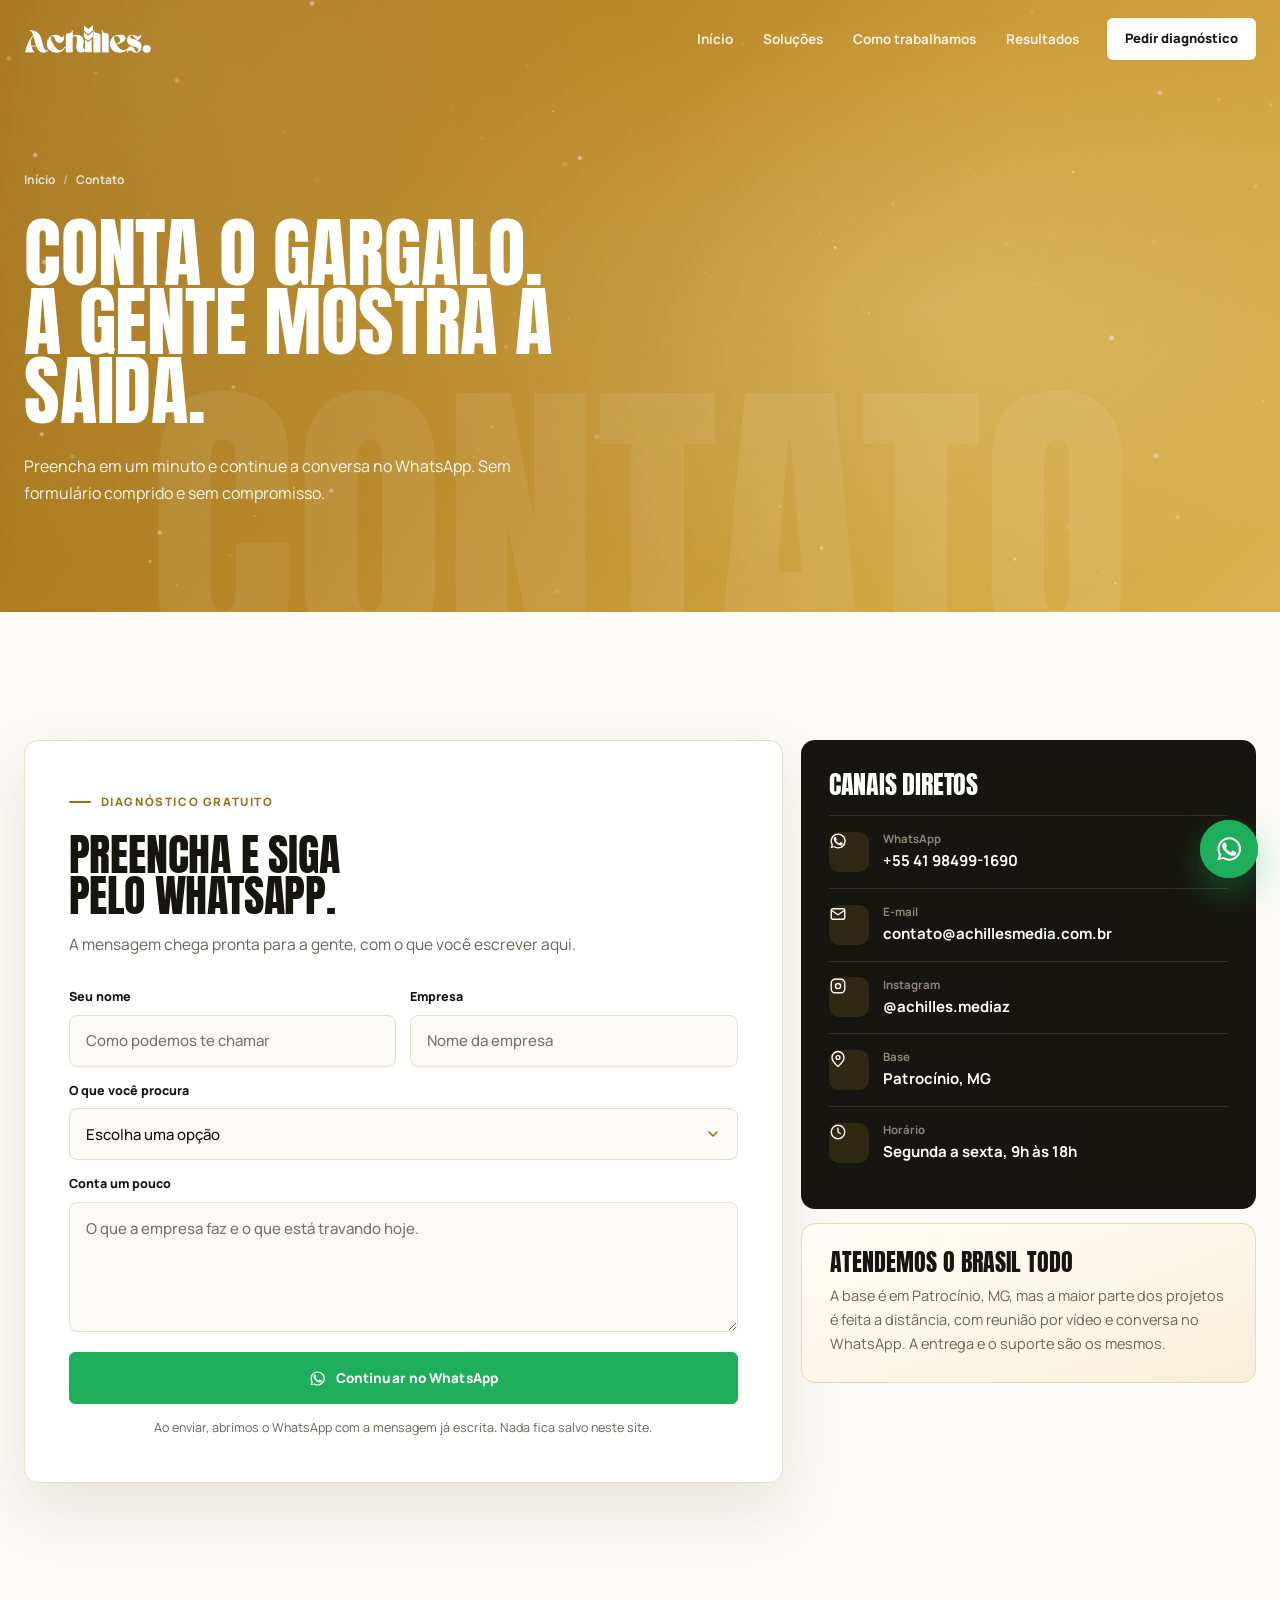
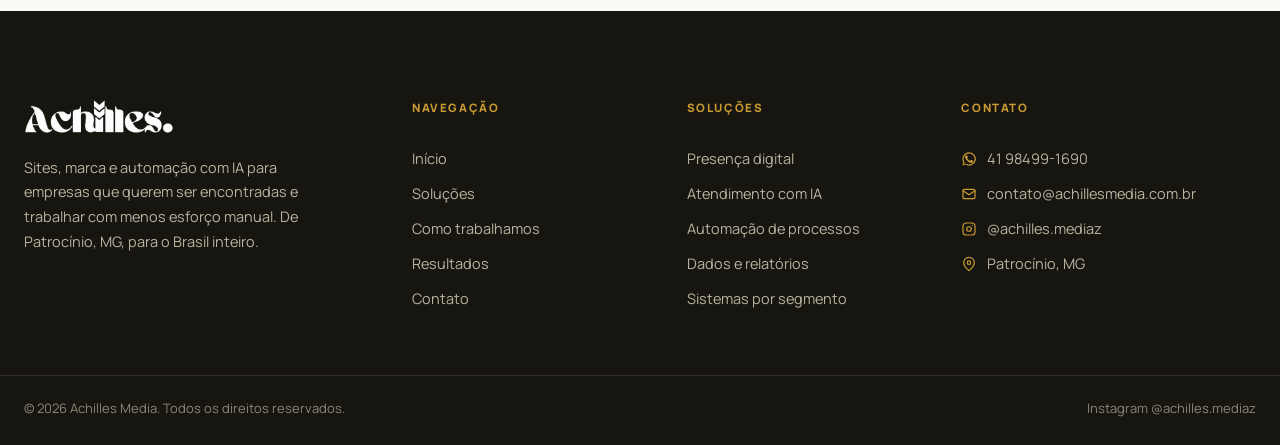
<file: contato.html>
<!doctype html>
<html lang="pt-BR">
<head>
  <meta charset="utf-8" />
  <meta name="viewport" content="width=device-width, initial-scale=1.0" />
  <meta name="theme-color" content="#b98119" />

  <title>Contato | Achilles Media</title>
  <meta name="description" content="Peça um diagnóstico gratuito. Preencha em um minuto e continue a conversa no WhatsApp." />
  <link rel="canonical" href="https://achillesmedia.com.br/contato.html" />

  <!-- Google tag (gtag.js) -->
  <script async src="https://www.googletagmanager.com/gtag/js?id=G-2TMTVSLVKS"></script>
  <script>
    window.dataLayer = window.dataLayer || [];
    function gtag(){dataLayer.push(arguments);}
    gtag('js', new Date());
    gtag('config', 'G-2TMTVSLVKS');
  </script>

  <meta property="og:type" content="website" />
  <meta property="og:title" content="Contato | Achilles Media" />
  <meta property="og:description" content="Peça um diagnóstico gratuito. Preencha em um minuto e continue a conversa no WhatsApp." />
  <meta property="og:url" content="https://achillesmedia.com.br/contato.html" />
  <meta property="og:locale" content="pt_BR" />
  <meta property="og:image" content="https://achillesmedia.com.br/assets/logo-nome-trim.png" />
  <meta name="twitter:card" content="summary_large_image" />

  <link rel="icon" type="image/png" sizes="32x32" href="assets/logo-achilles.png" />
  <link rel="apple-touch-icon" href="assets/logo-achilles.png" />

  <style>html,body{background:#fbfaf7;margin:0}</style>
  <link rel="preconnect" href="https://fonts.googleapis.com" />
  <link rel="preconnect" href="https://fonts.gstatic.com" crossorigin />
  <link href="https://fonts.googleapis.com/css2?family=Anton&family=Manrope:wght@400;500;600;700;800&display=swap" rel="stylesheet" />
  <link rel="stylesheet" href="styles.css?v=6" />
</head>
<body>

  <!-- NAV -->
  <header class="nav">
    <div class="wrap nav-shell">
      <a href="index.html" class="nav-logo" aria-label="Achilles Media, página inicial">
        <img class="logo-light" src="assets/logo-achilles-branca.png" alt="Achilles Media" width="915" height="211" />
        <img class="logo-dark" src="assets/logo-nome-dark.png" alt="" width="909" height="208" aria-hidden="true" />
      </a>
      <nav class="nav-links" aria-label="Navegação principal">
        <a href="index.html">Início</a>
        <a href="solucoes.html">Soluções</a>
        <a href="processo.html">Como trabalhamos</a>
        <a href="resultados.html">Resultados</a>
      </nav>
      <a href="contato.html" class="nav-cta">Pedir diagnóstico</a>
      <button class="nav-toggle" type="button" aria-label="Abrir menu" aria-expanded="false">
        <svg class="i-open" viewBox="0 0 24 24" fill="none" stroke="currentColor" stroke-width="1.8" stroke-linecap="round"><line x1="4" y1="8" x2="20" y2="8"/><line x1="4" y1="16" x2="20" y2="16"/></svg>
        <svg class="i-close" viewBox="0 0 24 24" fill="none" stroke="currentColor" stroke-width="1.8" stroke-linecap="round"><line x1="6" y1="6" x2="18" y2="18"/><line x1="18" y1="6" x2="6" y2="18"/></svg>
      </button>
    </div>
    <div class="nav-mobile wrap">
      <a href="index.html">Início</a>
      <a href="solucoes.html">Soluções</a>
      <a href="processo.html">Como trabalhamos</a>
      <a href="resultados.html">Resultados</a>
      <a href="contato.html" class="btn btn-ink">Pedir diagnóstico gratuito</a>
    </div>
  </header>

  <!-- HERO -->
  <section class="hero hero-page">
    <div class="hero-shade" aria-hidden="true"></div>
    <canvas class="spark-canvas" aria-hidden="true"></canvas>
    <div class="hero-mark" aria-hidden="true">CONTATO</div>
    <div class="wrap hero-inner">
      <div class="hero-copy">
        <div class="crumbs hero-in" style="--delay:60ms"><a href="index.html">Início</a><span>/</span>Contato</div>
        <h1 class="split">Conta o gargalo.<br><span class="ink">A gente mostra a saída.</span></h1>
        <p class="lead hero-in" style="--delay:560ms">Preencha em um minuto e continue a conversa no WhatsApp. Sem formulário comprido e sem compromisso.</p>
      </div>
    </div>
  </section>

  <!-- FORMULÁRIO -->
  <section class="band band-canvas">
    <div class="wrap contact">
      <div class="form-card reveal">
        <span class="eyebrow">Diagnóstico gratuito</span>
        <h2>Preencha e siga pelo WhatsApp.</h2>
        <p class="lead">A mensagem chega pronta para a gente, com o que você escrever aqui.</p>
        <form id="contato-form" class="form" novalidate>
          <div class="field">
            <label for="nome">Seu nome</label>
            <input type="text" id="nome" name="nome" placeholder="Como podemos te chamar" autocomplete="name" required />
          </div>
          <div class="field">
            <label for="empresa">Empresa</label>
            <input type="text" id="empresa" name="empresa" placeholder="Nome da empresa" autocomplete="organization" />
          </div>
          <div class="field full">
            <label for="servico">O que você procura</label>
            <select id="servico" name="servico">
              <option value="">Escolha uma opção</option>
              <option>Site ou landing page</option>
              <option>SEO e Google</option>
              <option>Identidade visual</option>
              <option>Social media</option>
              <option>Atendimento com IA</option>
              <option>Automação de processos</option>
              <option>Painéis e relatórios</option>
              <option>Sistema para o meu segmento</option>
              <option>Ainda não sei, quero o diagnóstico</option>
            </select>
          </div>
          <div class="field full">
            <label for="mensagem">Conta um pouco</label>
            <textarea id="mensagem" name="mensagem" placeholder="O que a empresa faz e o que está travando hoje."></textarea>
          </div>
          <button type="submit" class="btn btn-wa"><svg viewBox="0 0 24 24" fill="currentColor"><path d="M17.5 14.4c-.3-.2-1.7-.9-2-1-.3-.1-.5-.1-.7.1-.2.3-.7 1-.9 1.1-.2.2-.3.2-.6.1-.3-.2-1.2-.5-2.3-1.4-.9-.8-1.4-1.7-1.6-2-.2-.3 0-.5.1-.6.1-.1.3-.3.4-.5.1-.2.2-.3.3-.5.1-.2 0-.4 0-.5 0-.1-.7-1.6-.9-2.2-.2-.6-.5-.5-.7-.5h-.6c-.2 0-.5.1-.8.4-.3.3-1 1-1 2.5s1.1 2.9 1.2 3.1c.2.2 2.1 3.3 5.2 4.6.7.3 1.3.5 1.7.6.7.2 1.4.2 1.9.1.6-.1 1.7-.7 1.9-1.4.2-.7.2-1.2.2-1.4-.1-.1-.3-.2-.6-.3zM12 2a10 10 0 0 0-8.6 15l-1.3 4.7 4.8-1.3A10 10 0 1 0 12 2zm0 18.3a8.3 8.3 0 0 1-4.2-1.2l-.3-.2-2.9.8.8-2.8-.2-.3A8.3 8.3 0 1 1 12 20.3z"/></svg> Continuar no WhatsApp</button>
          <p class="form-note">Ao enviar, abrimos o WhatsApp com a mensagem já escrita. Nada fica salvo neste site.</p>
        </form>
      </div>
      <div class="side">
        <div class="channels reveal" style="--i:1">
          <h3>Canais diretos</h3>
          <div class="channel"><span class="channel-ico"><svg viewBox="0 0 24 24" fill="currentColor"><path d="M17.5 14.4c-.3-.2-1.7-.9-2-1-.3-.1-.5-.1-.7.1-.2.3-.7 1-.9 1.1-.2.2-.3.2-.6.1-.3-.2-1.2-.5-2.3-1.4-.9-.8-1.4-1.7-1.6-2-.2-.3 0-.5.1-.6.1-.1.3-.3.4-.5.1-.2.2-.3.3-.5.1-.2 0-.4 0-.5 0-.1-.7-1.6-.9-2.2-.2-.6-.5-.5-.7-.5h-.6c-.2 0-.5.1-.8.4-.3.3-1 1-1 2.5s1.1 2.9 1.2 3.1c.2.2 2.1 3.3 5.2 4.6.7.3 1.3.5 1.7.6.7.2 1.4.2 1.9.1.6-.1 1.7-.7 1.9-1.4.2-.7.2-1.2.2-1.4-.1-.1-.3-.2-.6-.3zM12 2a10 10 0 0 0-8.6 15l-1.3 4.7 4.8-1.3A10 10 0 1 0 12 2zm0 18.3a8.3 8.3 0 0 1-4.2-1.2l-.3-.2-2.9.8.8-2.8-.2-.3A8.3 8.3 0 1 1 12 20.3z"/></svg></span><div><small>WhatsApp</small><a href="https://wa.me/5541984991690" target="_blank" rel="noopener">+55 41 98499-1690</a></div></div>
          <div class="channel"><span class="channel-ico"><svg viewBox="0 0 24 24" fill="none" stroke="currentColor" stroke-width="1.8" stroke-linecap="round" stroke-linejoin="round"><rect x="3" y="5" width="18" height="14" rx="2"/><polyline points="3 7 12 13 21 7"/></svg></span><div><small>E-mail</small><a href="mailto:contato@achillesmedia.com.br">contato@achillesmedia.com.br</a></div></div>
          <div class="channel"><span class="channel-ico"><svg viewBox="0 0 24 24" fill="none" stroke="currentColor" stroke-width="1.8" stroke-linecap="round" stroke-linejoin="round"><rect x="3" y="3" width="18" height="18" rx="5"/><circle cx="12" cy="12" r="3.4"/><circle cx="17.4" cy="6.6" r=".8" fill="currentColor" stroke="none"/></svg></span><div><small>Instagram</small><a href="https://www.instagram.com/achilles.mediaz" target="_blank" rel="noopener">@achilles.mediaz</a></div></div>
          <div class="channel"><span class="channel-ico"><svg viewBox="0 0 24 24" fill="none" stroke="currentColor" stroke-width="1.8" stroke-linecap="round" stroke-linejoin="round"><path d="M20 10c0 5-8 12-8 12S4 15 4 10a8 8 0 1 1 16 0z"/><circle cx="12" cy="10" r="2.6"/></svg></span><div><small>Base</small><span>Patrocínio, MG</span></div></div>
          <div class="channel"><span class="channel-ico"><svg viewBox="0 0 24 24" fill="none" stroke="currentColor" stroke-width="1.8" stroke-linecap="round" stroke-linejoin="round"><circle cx="12" cy="12" r="9"/><polyline points="12 7 12 12 15 14"/></svg></span><div><small>Horário</small><span>Segunda a sexta, 9h às 18h</span></div></div>
        </div>
        <div class="remote reveal" style="--i:2">
          <strong>Atendemos o Brasil todo</strong>
          <p>A base é em Patrocínio, MG, mas a maior parte dos projetos é feita a distância, com reunião por vídeo e conversa no WhatsApp. A entrega e o suporte são os mesmos.</p>
        </div>
      </div>
    </div>
  </section>

  <!-- RODAPÉ -->
  <footer class="footer">
    <div class="wrap">
      <div class="footer-grid">
        <div class="footer-brand">
          <img src="assets/logo-achilles-branca.png" alt="Achilles Media" width="915" height="211" loading="lazy" />
          <p>Sites, marca e automação com IA para empresas que querem ser encontradas e trabalhar com menos esforço manual. De Patrocínio, MG, para o Brasil inteiro.</p>
        </div>
        <div class="footer-col">
          <h4>NAVEGAÇÃO</h4>
          <a href="index.html">Início</a>
          <a href="solucoes.html">Soluções</a>
          <a href="processo.html">Como trabalhamos</a>
          <a href="resultados.html">Resultados</a>
          <a href="contato.html">Contato</a>
        </div>
        <div class="footer-col">
          <h4>SOLUÇÕES</h4>
          <a href="solucoes.html#presenca">Presença digital</a>
          <a href="solucoes.html#ia">Atendimento com IA</a>
          <a href="solucoes.html#ia">Automação de processos</a>
          <a href="solucoes.html#ia">Dados e relatórios</a>
          <a href="solucoes.html#sistemas">Sistemas por segmento</a>
        </div>
        <div class="footer-col footer-contact">
          <h4>CONTATO</h4>
          <a href="https://wa.me/5541984991690" target="_blank" rel="noopener"><svg viewBox="0 0 24 24" fill="currentColor"><path d="M17.5 14.4c-.3-.2-1.7-.9-2-1-.3-.1-.5-.1-.7.1-.2.3-.7 1-.9 1.1-.2.2-.3.2-.6.1-.3-.2-1.2-.5-2.3-1.4-.9-.8-1.4-1.7-1.6-2-.2-.3 0-.5.1-.6.1-.1.3-.3.4-.5.1-.2.2-.3.3-.5.1-.2 0-.4 0-.5 0-.1-.7-1.6-.9-2.2-.2-.6-.5-.5-.7-.5h-.6c-.2 0-.5.1-.8.4-.3.3-1 1-1 2.5s1.1 2.9 1.2 3.1c.2.2 2.1 3.3 5.2 4.6.7.3 1.3.5 1.7.6.7.2 1.4.2 1.9.1.6-.1 1.7-.7 1.9-1.4.2-.7.2-1.2.2-1.4-.1-.1-.3-.2-.6-.3zM12 2a10 10 0 0 0-8.6 15l-1.3 4.7 4.8-1.3A10 10 0 1 0 12 2zm0 18.3a8.3 8.3 0 0 1-4.2-1.2l-.3-.2-2.9.8.8-2.8-.2-.3A8.3 8.3 0 1 1 12 20.3z"/></svg>41 98499-1690</a>
          <a href="mailto:contato@achillesmedia.com.br"><svg viewBox="0 0 24 24" fill="none" stroke="currentColor" stroke-width="1.8" stroke-linecap="round" stroke-linejoin="round"><rect x="3" y="5" width="18" height="14" rx="2"/><polyline points="3 7 12 13 21 7"/></svg>contato@achillesmedia.com.br</a>
          <a href="https://www.instagram.com/achilles.mediaz" target="_blank" rel="noopener"><svg viewBox="0 0 24 24" fill="none" stroke="currentColor" stroke-width="1.8" stroke-linecap="round" stroke-linejoin="round"><rect x="3" y="3" width="18" height="18" rx="5"/><circle cx="12" cy="12" r="3.4"/><circle cx="17.4" cy="6.6" r=".8" fill="currentColor" stroke="none"/></svg>@achilles.mediaz</a>
          <a href="contato.html"><svg viewBox="0 0 24 24" fill="none" stroke="currentColor" stroke-width="1.8" stroke-linecap="round" stroke-linejoin="round"><path d="M20 10c0 5-8 12-8 12S4 15 4 10a8 8 0 1 1 16 0z"/><circle cx="12" cy="10" r="2.6"/></svg>Patrocínio, MG</a>
        </div>
      </div>
    </div>
    <div class="footer-bottom-wrap">
      <div class="wrap footer-bottom">
        <span>© <span data-year>2026</span> Achilles Media. Todos os direitos reservados.</span>
        <a href="https://www.instagram.com/achilles.mediaz" target="_blank" rel="noopener">Instagram @achilles.mediaz</a>
      </div>
    </div>
  </footer>

  <a href="https://wa.me/5541984991690" target="_blank" rel="noopener" class="wa-float" aria-label="Falar no WhatsApp">
    <svg viewBox="0 0 24 24" fill="currentColor"><path d="M17.5 14.4c-.3-.2-1.7-.9-2-1-.3-.1-.5-.1-.7.1-.2.3-.7 1-.9 1.1-.2.2-.3.2-.6.1-.3-.2-1.2-.5-2.3-1.4-.9-.8-1.4-1.7-1.6-2-.2-.3 0-.5.1-.6.1-.1.3-.3.4-.5.1-.2.2-.3.3-.5.1-.2 0-.4 0-.5 0-.1-.7-1.6-.9-2.2-.2-.6-.5-.5-.7-.5h-.6c-.2 0-.5.1-.8.4-.3.3-1 1-1 2.5s1.1 2.9 1.2 3.1c.2.2 2.1 3.3 5.2 4.6.7.3 1.3.5 1.7.6.7.2 1.4.2 1.9.1.6-.1 1.7-.7 1.9-1.4.2-.7.2-1.2.2-1.4-.1-.1-.3-.2-.6-.3zM12 2a10 10 0 0 0-8.6 15l-1.3 4.7 4.8-1.3A10 10 0 1 0 12 2zm0 18.3a8.3 8.3 0 0 1-4.2-1.2l-.3-.2-2.9.8.8-2.8-.2-.3A8.3 8.3 0 1 1 12 20.3z"/></svg>
  </a>

  <script src="app.js?v=6" defer></script>
</body>
</html>
</file>
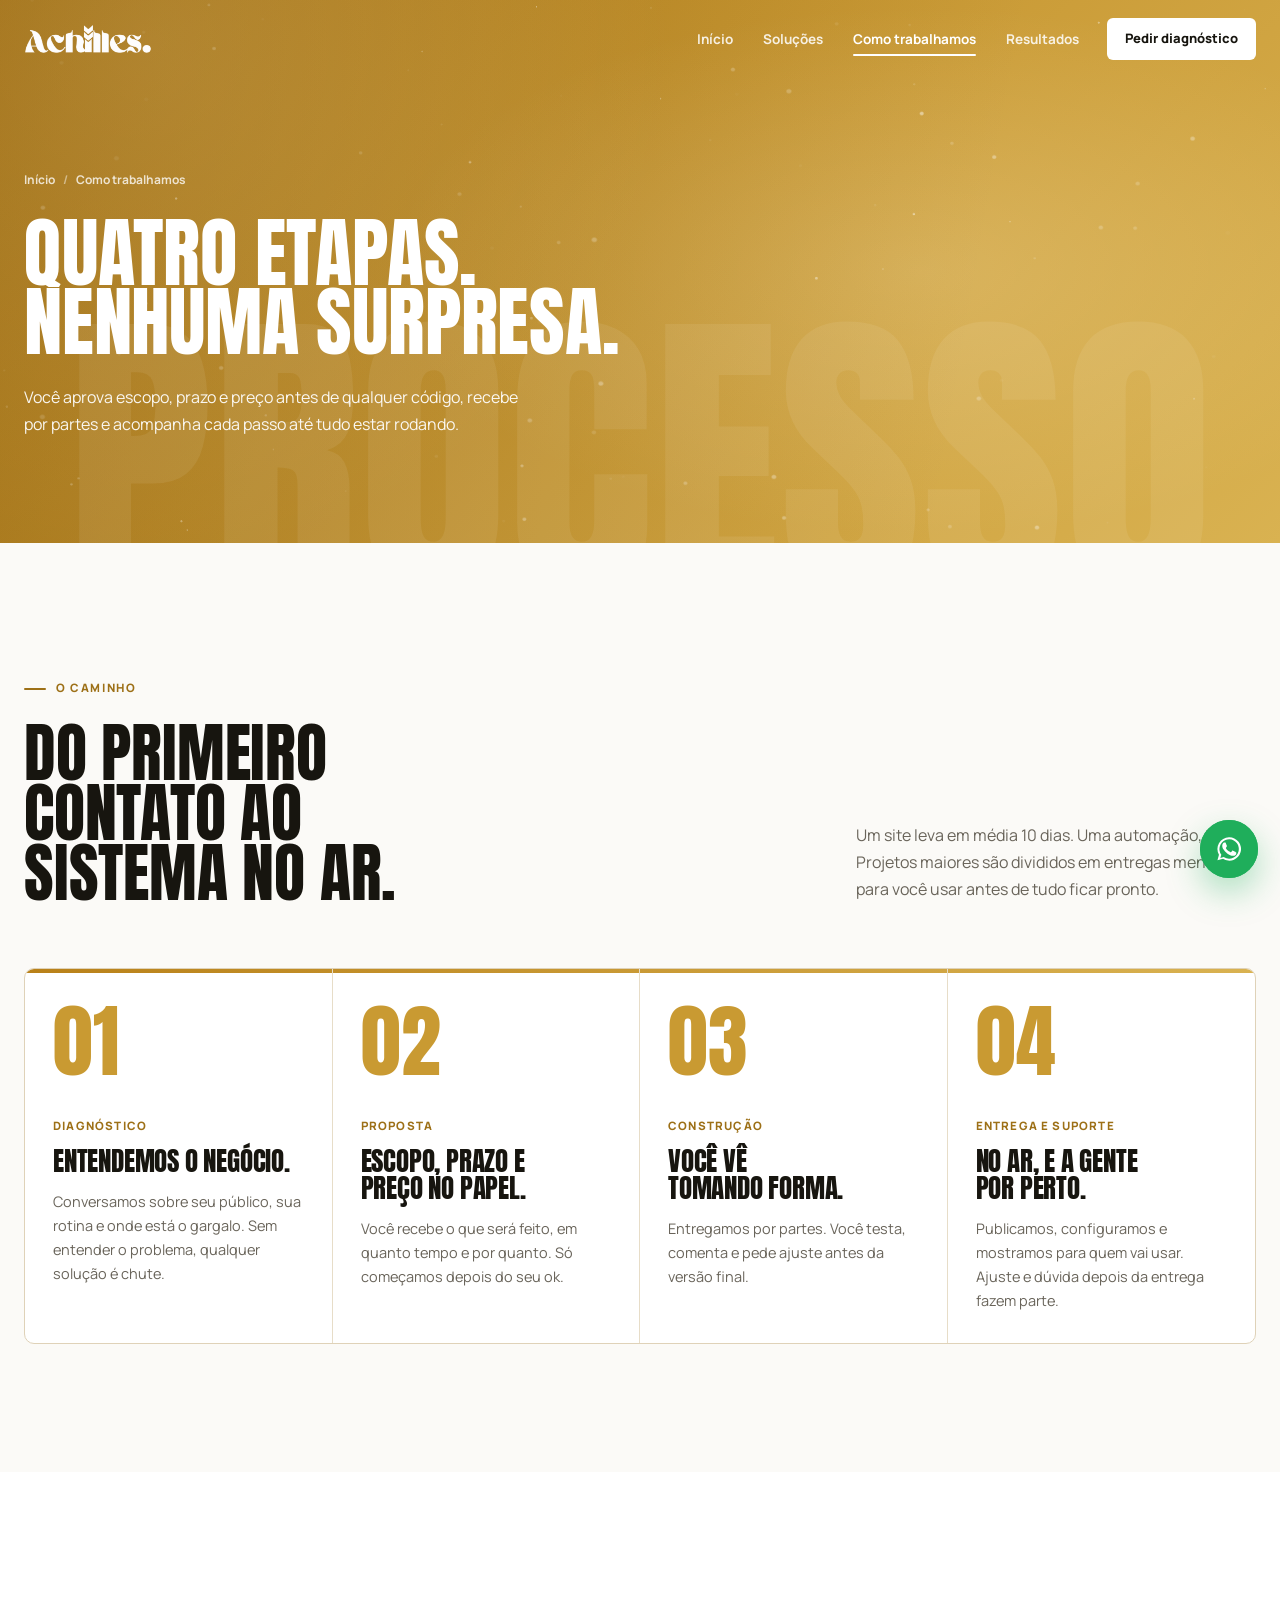
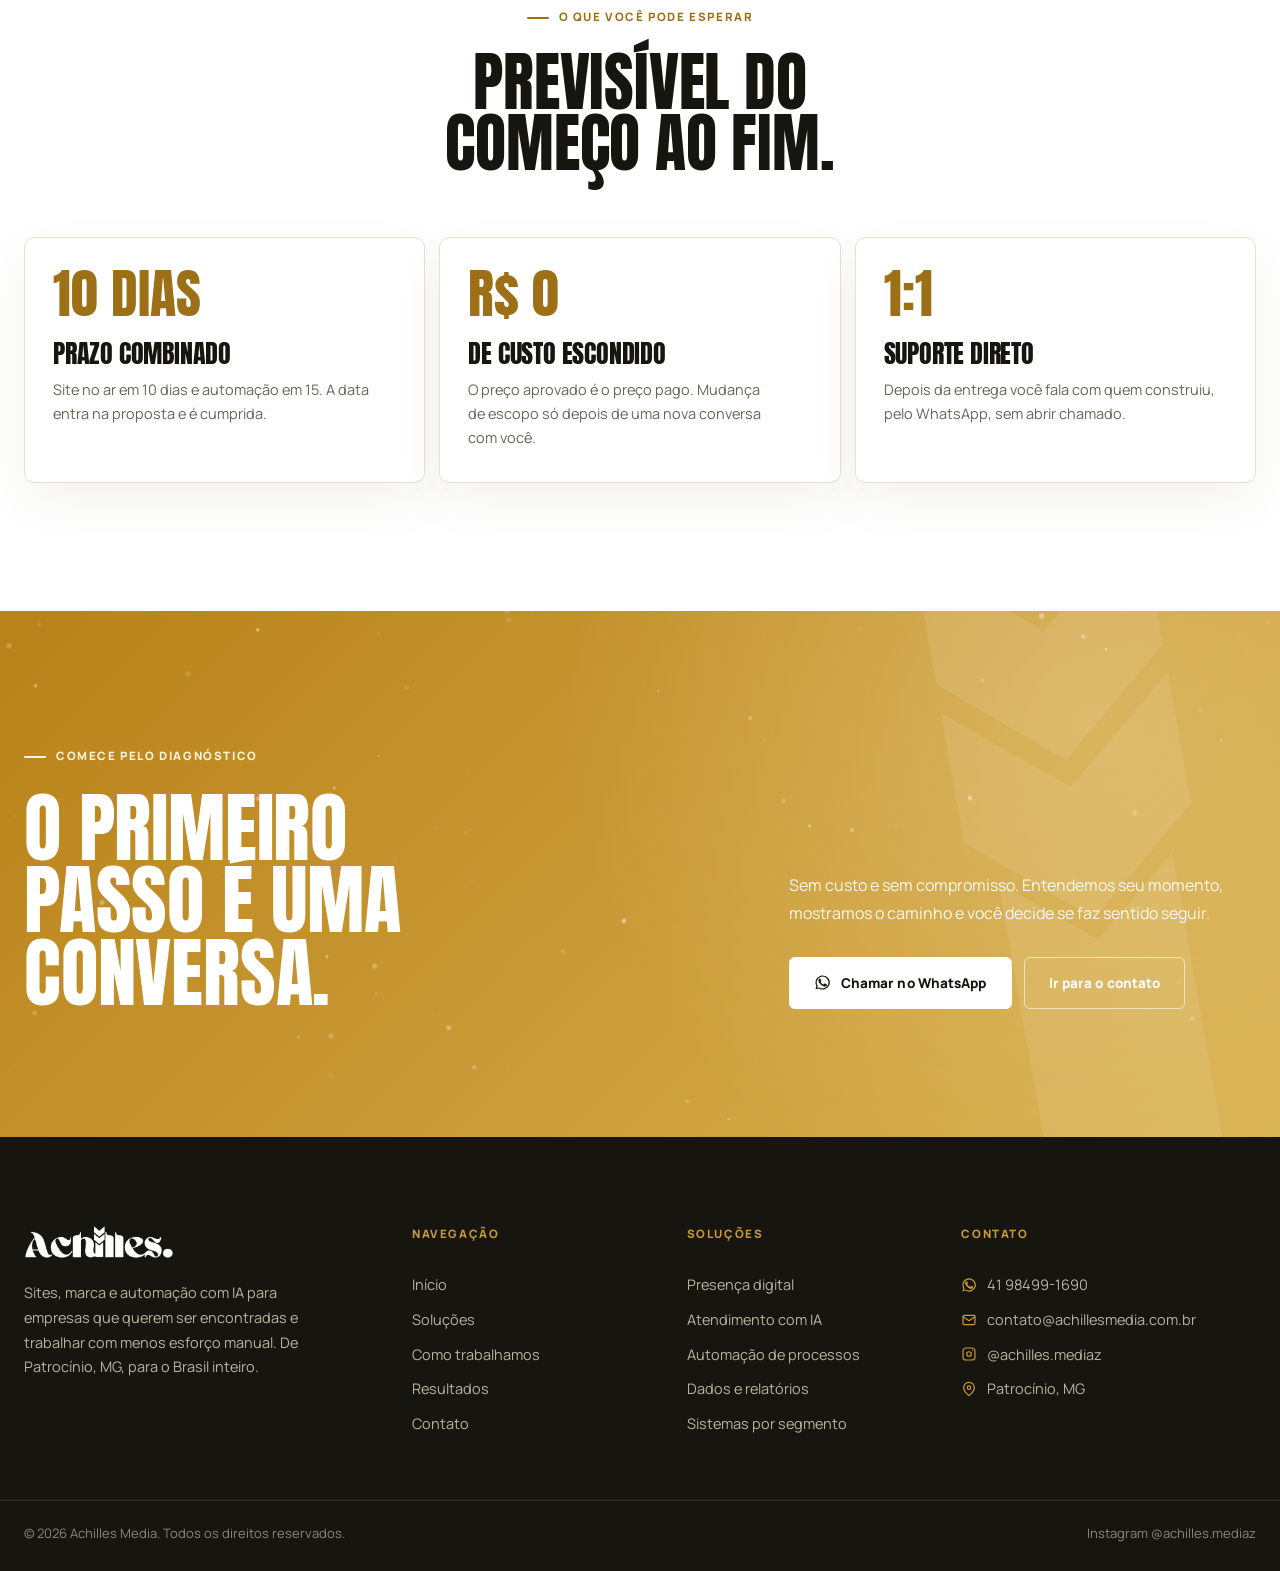
<file: processo.html>
<!doctype html>
<html lang="pt-BR">
<head>
  <meta charset="utf-8" />
  <meta name="viewport" content="width=device-width, initial-scale=1.0" />
  <meta name="theme-color" content="#b98119" />

  <title>Como trabalhamos | Achilles Media</title>
  <meta name="description" content="Diagnóstico, proposta, construção e entrega com suporte. Escopo, prazo e preço aprovados antes de qualquer código." />
  <link rel="canonical" href="https://achillesmedia.com.br/processo.html" />

  <!-- Google tag (gtag.js) -->
  <script async src="https://www.googletagmanager.com/gtag/js?id=G-2TMTVSLVKS"></script>
  <script>
    window.dataLayer = window.dataLayer || [];
    function gtag(){dataLayer.push(arguments);}
    gtag('js', new Date());
    gtag('config', 'G-2TMTVSLVKS');
  </script>

  <meta property="og:type" content="website" />
  <meta property="og:title" content="Como trabalhamos | Achilles Media" />
  <meta property="og:description" content="Diagnóstico, proposta, construção e entrega com suporte. Escopo, prazo e preço aprovados antes de qualquer código." />
  <meta property="og:url" content="https://achillesmedia.com.br/processo.html" />
  <meta property="og:locale" content="pt_BR" />
  <meta property="og:image" content="https://achillesmedia.com.br/assets/logo-nome-trim.png" />
  <meta name="twitter:card" content="summary_large_image" />

  <link rel="icon" type="image/png" sizes="32x32" href="assets/logo-achilles.png" />
  <link rel="apple-touch-icon" href="assets/logo-achilles.png" />

  <style>html,body{background:#fbfaf7;margin:0}</style>
  <link rel="preconnect" href="https://fonts.googleapis.com" />
  <link rel="preconnect" href="https://fonts.gstatic.com" crossorigin />
  <link href="https://fonts.googleapis.com/css2?family=Anton&family=Manrope:wght@400;500;600;700;800&display=swap" rel="stylesheet" />
  <link rel="stylesheet" href="styles.css?v=6" />
</head>
<body>

  <!-- NAV -->
  <header class="nav">
    <div class="wrap nav-shell">
      <a href="index.html" class="nav-logo" aria-label="Achilles Media, página inicial">
        <img class="logo-light" src="assets/logo-achilles-branca.png" alt="Achilles Media" width="915" height="211" />
        <img class="logo-dark" src="assets/logo-nome-dark.png" alt="" width="909" height="208" aria-hidden="true" />
      </a>
      <nav class="nav-links" aria-label="Navegação principal">
        <a href="index.html">Início</a>
        <a href="solucoes.html">Soluções</a>
        <a href="processo.html" class="active">Como trabalhamos</a>
        <a href="resultados.html">Resultados</a>
      </nav>
      <a href="contato.html" class="nav-cta">Pedir diagnóstico</a>
      <button class="nav-toggle" type="button" aria-label="Abrir menu" aria-expanded="false">
        <svg class="i-open" viewBox="0 0 24 24" fill="none" stroke="currentColor" stroke-width="1.8" stroke-linecap="round"><line x1="4" y1="8" x2="20" y2="8"/><line x1="4" y1="16" x2="20" y2="16"/></svg>
        <svg class="i-close" viewBox="0 0 24 24" fill="none" stroke="currentColor" stroke-width="1.8" stroke-linecap="round"><line x1="6" y1="6" x2="18" y2="18"/><line x1="18" y1="6" x2="6" y2="18"/></svg>
      </button>
    </div>
    <div class="nav-mobile wrap">
      <a href="index.html">Início</a>
      <a href="solucoes.html">Soluções</a>
      <a href="processo.html" class="active">Como trabalhamos</a>
      <a href="resultados.html">Resultados</a>
      <a href="contato.html" class="btn btn-ink">Pedir diagnóstico gratuito</a>
    </div>
  </header>

  <!-- HERO -->
  <section class="hero hero-page">
    <div class="hero-shade" aria-hidden="true"></div>
    <canvas class="spark-canvas" aria-hidden="true"></canvas>
    <div class="hero-mark" aria-hidden="true">PROCESSO</div>
    <div class="wrap hero-inner">
      <div class="hero-copy">
        <div class="crumbs hero-in" style="--delay:60ms"><a href="index.html">Início</a><span>/</span>Como trabalhamos</div>
        <h1 class="split">Quatro etapas. <span class="ink">Nenhuma surpresa.</span></h1>
        <p class="lead hero-in" style="--delay:560ms">Você aprova escopo, prazo e preço antes de qualquer código, recebe por partes e acompanha cada passo até tudo estar rodando.</p>
      </div>
    </div>
  </section>

  <!-- ETAPAS -->
  <section class="band band-canvas">
    <div class="wrap">
      <div class="head head-split reveal">
        <div>
          <span class="eyebrow">O caminho</span>
          <h2>Do primeiro contato ao sistema no ar.</h2>
        </div>
        <p class="lead">Um site leva em média 10 dias. Uma automação, 15. Projetos maiores são divididos em entregas menores, para você usar antes de tudo ficar pronto.</p>
      </div>
      <div class="steps reveal">
        <div class="steps-line"><span></span></div>
        <article class="step" style="--s:0">
          <b>01</b>
          <span class="kicker">Diagnóstico</span>
          <h3>Entendemos o negócio.</h3>
          <p>Conversamos sobre seu público, sua rotina e onde está o gargalo. Sem entender o problema, qualquer solução é chute.</p>
        </article>
        <article class="step" style="--s:1">
          <b>02</b>
          <span class="kicker">Proposta</span>
          <h3>Escopo, prazo e preço no papel.</h3>
          <p>Você recebe o que será feito, em quanto tempo e por quanto. Só começamos depois do seu ok.</p>
        </article>
        <article class="step" style="--s:2">
          <b>03</b>
          <span class="kicker">Construção</span>
          <h3>Você vê tomando forma.</h3>
          <p>Entregamos por partes. Você testa, comenta e pede ajuste antes da versão final.</p>
        </article>
        <article class="step" style="--s:3">
          <b>04</b>
          <span class="kicker">Entrega e suporte</span>
          <h3>No ar, e a gente por perto.</h3>
          <p>Publicamos, configuramos e mostramos para quem vai usar. Ajuste e dúvida depois da entrega fazem parte.</p>
        </article>
      </div>
    </div>
  </section>

  <!-- O QUE ESPERAR -->
  <section class="band band-paper">
    <div class="wrap">
      <div class="head head-center reveal">
        <span class="eyebrow">O que você pode esperar</span>
        <h2>Previsível do começo ao fim.</h2>
      </div>
      <div class="trio">
        <article class="reveal" style="--i:0"><strong>10 dias</strong><h3>Prazo combinado</h3><p>Site no ar em 10 dias e automação em 15. A data entra na proposta e é cumprida.</p></article>
        <article class="reveal" style="--i:1"><strong>R$ 0</strong><h3>De custo escondido</h3><p>O preço aprovado é o preço pago. Mudança de escopo só depois de uma nova conversa com você.</p></article>
        <article class="reveal" style="--i:2"><strong>1:1</strong><h3>Suporte direto</h3><p>Depois da entrega você fala com quem construiu, pelo WhatsApp, sem abrir chamado.</p></article>
      </div>
    </div>
  </section>

  <!-- CHAMADA FINAL -->
  <section class="cta-band">
    <canvas class="spark-canvas" aria-hidden="true"></canvas>
    <img class="cta-mark" src="assets/achilles-mark-white.png" alt="" aria-hidden="true" />
    <div class="wrap cta-grid">
      <div class="reveal">
        <span class="eyebrow light">Comece pelo diagnóstico</span>
        <h2>O primeiro passo é uma conversa.</h2>
      </div>
      <div class="reveal" style="--i:1">
        <p class="lead">Sem custo e sem compromisso. Entendemos seu momento, mostramos o caminho e você decide se faz sentido seguir.</p>
        <div class="cta-actions">
          <a href="https://wa.me/5541984991690?text=Ol%C3%A1%21%20Vim%20pelo%20site%20e%20quero%20marcar%20o%20diagn%C3%B3stico%20gratuito." target="_blank" rel="noopener" class="btn btn-white">
            <svg viewBox="0 0 24 24" fill="currentColor"><path d="M17.5 14.4c-.3-.2-1.7-.9-2-1-.3-.1-.5-.1-.7.1-.2.3-.7 1-.9 1.1-.2.2-.3.2-.6.1-.3-.2-1.2-.5-2.3-1.4-.9-.8-1.4-1.7-1.6-2-.2-.3 0-.5.1-.6.1-.1.3-.3.4-.5.1-.2.2-.3.3-.5.1-.2 0-.4 0-.5 0-.1-.7-1.6-.9-2.2-.2-.6-.5-.5-.7-.5h-.6c-.2 0-.5.1-.8.4-.3.3-1 1-1 2.5s1.1 2.9 1.2 3.1c.2.2 2.1 3.3 5.2 4.6.7.3 1.3.5 1.7.6.7.2 1.4.2 1.9.1.6-.1 1.7-.7 1.9-1.4.2-.7.2-1.2.2-1.4-.1-.1-.3-.2-.6-.3zM12 2a10 10 0 0 0-8.6 15l-1.3 4.7 4.8-1.3A10 10 0 1 0 12 2zm0 18.3a8.3 8.3 0 0 1-4.2-1.2l-.3-.2-2.9.8.8-2.8-.2-.3A8.3 8.3 0 1 1 12 20.3z"/></svg>
            Chamar no WhatsApp
          </a>
          <a href="contato.html" class="btn btn-line-light">Ir para o contato</a>
        </div>
      </div>
    </div>
  </section>

  <!-- RODAPÉ -->
  <footer class="footer">
    <div class="wrap">
      <div class="footer-grid">
        <div class="footer-brand">
          <img src="assets/logo-achilles-branca.png" alt="Achilles Media" width="915" height="211" loading="lazy" />
          <p>Sites, marca e automação com IA para empresas que querem ser encontradas e trabalhar com menos esforço manual. De Patrocínio, MG, para o Brasil inteiro.</p>
        </div>
        <div class="footer-col">
          <h4>NAVEGAÇÃO</h4>
          <a href="index.html">Início</a>
          <a href="solucoes.html">Soluções</a>
          <a href="processo.html">Como trabalhamos</a>
          <a href="resultados.html">Resultados</a>
          <a href="contato.html">Contato</a>
        </div>
        <div class="footer-col">
          <h4>SOLUÇÕES</h4>
          <a href="solucoes.html#presenca">Presença digital</a>
          <a href="solucoes.html#ia">Atendimento com IA</a>
          <a href="solucoes.html#ia">Automação de processos</a>
          <a href="solucoes.html#ia">Dados e relatórios</a>
          <a href="solucoes.html#sistemas">Sistemas por segmento</a>
        </div>
        <div class="footer-col footer-contact">
          <h4>CONTATO</h4>
          <a href="https://wa.me/5541984991690" target="_blank" rel="noopener"><svg viewBox="0 0 24 24" fill="currentColor"><path d="M17.5 14.4c-.3-.2-1.7-.9-2-1-.3-.1-.5-.1-.7.1-.2.3-.7 1-.9 1.1-.2.2-.3.2-.6.1-.3-.2-1.2-.5-2.3-1.4-.9-.8-1.4-1.7-1.6-2-.2-.3 0-.5.1-.6.1-.1.3-.3.4-.5.1-.2.2-.3.3-.5.1-.2 0-.4 0-.5 0-.1-.7-1.6-.9-2.2-.2-.6-.5-.5-.7-.5h-.6c-.2 0-.5.1-.8.4-.3.3-1 1-1 2.5s1.1 2.9 1.2 3.1c.2.2 2.1 3.3 5.2 4.6.7.3 1.3.5 1.7.6.7.2 1.4.2 1.9.1.6-.1 1.7-.7 1.9-1.4.2-.7.2-1.2.2-1.4-.1-.1-.3-.2-.6-.3zM12 2a10 10 0 0 0-8.6 15l-1.3 4.7 4.8-1.3A10 10 0 1 0 12 2zm0 18.3a8.3 8.3 0 0 1-4.2-1.2l-.3-.2-2.9.8.8-2.8-.2-.3A8.3 8.3 0 1 1 12 20.3z"/></svg>41 98499-1690</a>
          <a href="mailto:contato@achillesmedia.com.br"><svg viewBox="0 0 24 24" fill="none" stroke="currentColor" stroke-width="1.8" stroke-linecap="round" stroke-linejoin="round"><rect x="3" y="5" width="18" height="14" rx="2"/><polyline points="3 7 12 13 21 7"/></svg>contato@achillesmedia.com.br</a>
          <a href="https://www.instagram.com/achilles.mediaz" target="_blank" rel="noopener"><svg viewBox="0 0 24 24" fill="none" stroke="currentColor" stroke-width="1.8" stroke-linecap="round" stroke-linejoin="round"><rect x="3" y="3" width="18" height="18" rx="5"/><circle cx="12" cy="12" r="3.4"/><circle cx="17.4" cy="6.6" r=".8" fill="currentColor" stroke="none"/></svg>@achilles.mediaz</a>
          <a href="contato.html"><svg viewBox="0 0 24 24" fill="none" stroke="currentColor" stroke-width="1.8" stroke-linecap="round" stroke-linejoin="round"><path d="M20 10c0 5-8 12-8 12S4 15 4 10a8 8 0 1 1 16 0z"/><circle cx="12" cy="10" r="2.6"/></svg>Patrocínio, MG</a>
        </div>
      </div>
    </div>
    <div class="footer-bottom-wrap">
      <div class="wrap footer-bottom">
        <span>© <span data-year>2026</span> Achilles Media. Todos os direitos reservados.</span>
        <a href="https://www.instagram.com/achilles.mediaz" target="_blank" rel="noopener">Instagram @achilles.mediaz</a>
      </div>
    </div>
  </footer>

  <a href="https://wa.me/5541984991690" target="_blank" rel="noopener" class="wa-float" aria-label="Falar no WhatsApp">
    <svg viewBox="0 0 24 24" fill="currentColor"><path d="M17.5 14.4c-.3-.2-1.7-.9-2-1-.3-.1-.5-.1-.7.1-.2.3-.7 1-.9 1.1-.2.2-.3.2-.6.1-.3-.2-1.2-.5-2.3-1.4-.9-.8-1.4-1.7-1.6-2-.2-.3 0-.5.1-.6.1-.1.3-.3.4-.5.1-.2.2-.3.3-.5.1-.2 0-.4 0-.5 0-.1-.7-1.6-.9-2.2-.2-.6-.5-.5-.7-.5h-.6c-.2 0-.5.1-.8.4-.3.3-1 1-1 2.5s1.1 2.9 1.2 3.1c.2.2 2.1 3.3 5.2 4.6.7.3 1.3.5 1.7.6.7.2 1.4.2 1.9.1.6-.1 1.7-.7 1.9-1.4.2-.7.2-1.2.2-1.4-.1-.1-.3-.2-.6-.3zM12 2a10 10 0 0 0-8.6 15l-1.3 4.7 4.8-1.3A10 10 0 1 0 12 2zm0 18.3a8.3 8.3 0 0 1-4.2-1.2l-.3-.2-2.9.8.8-2.8-.2-.3A8.3 8.3 0 1 1 12 20.3z"/></svg>
  </a>

  <script src="app.js?v=6" defer></script>
</body>
</html>
</file>
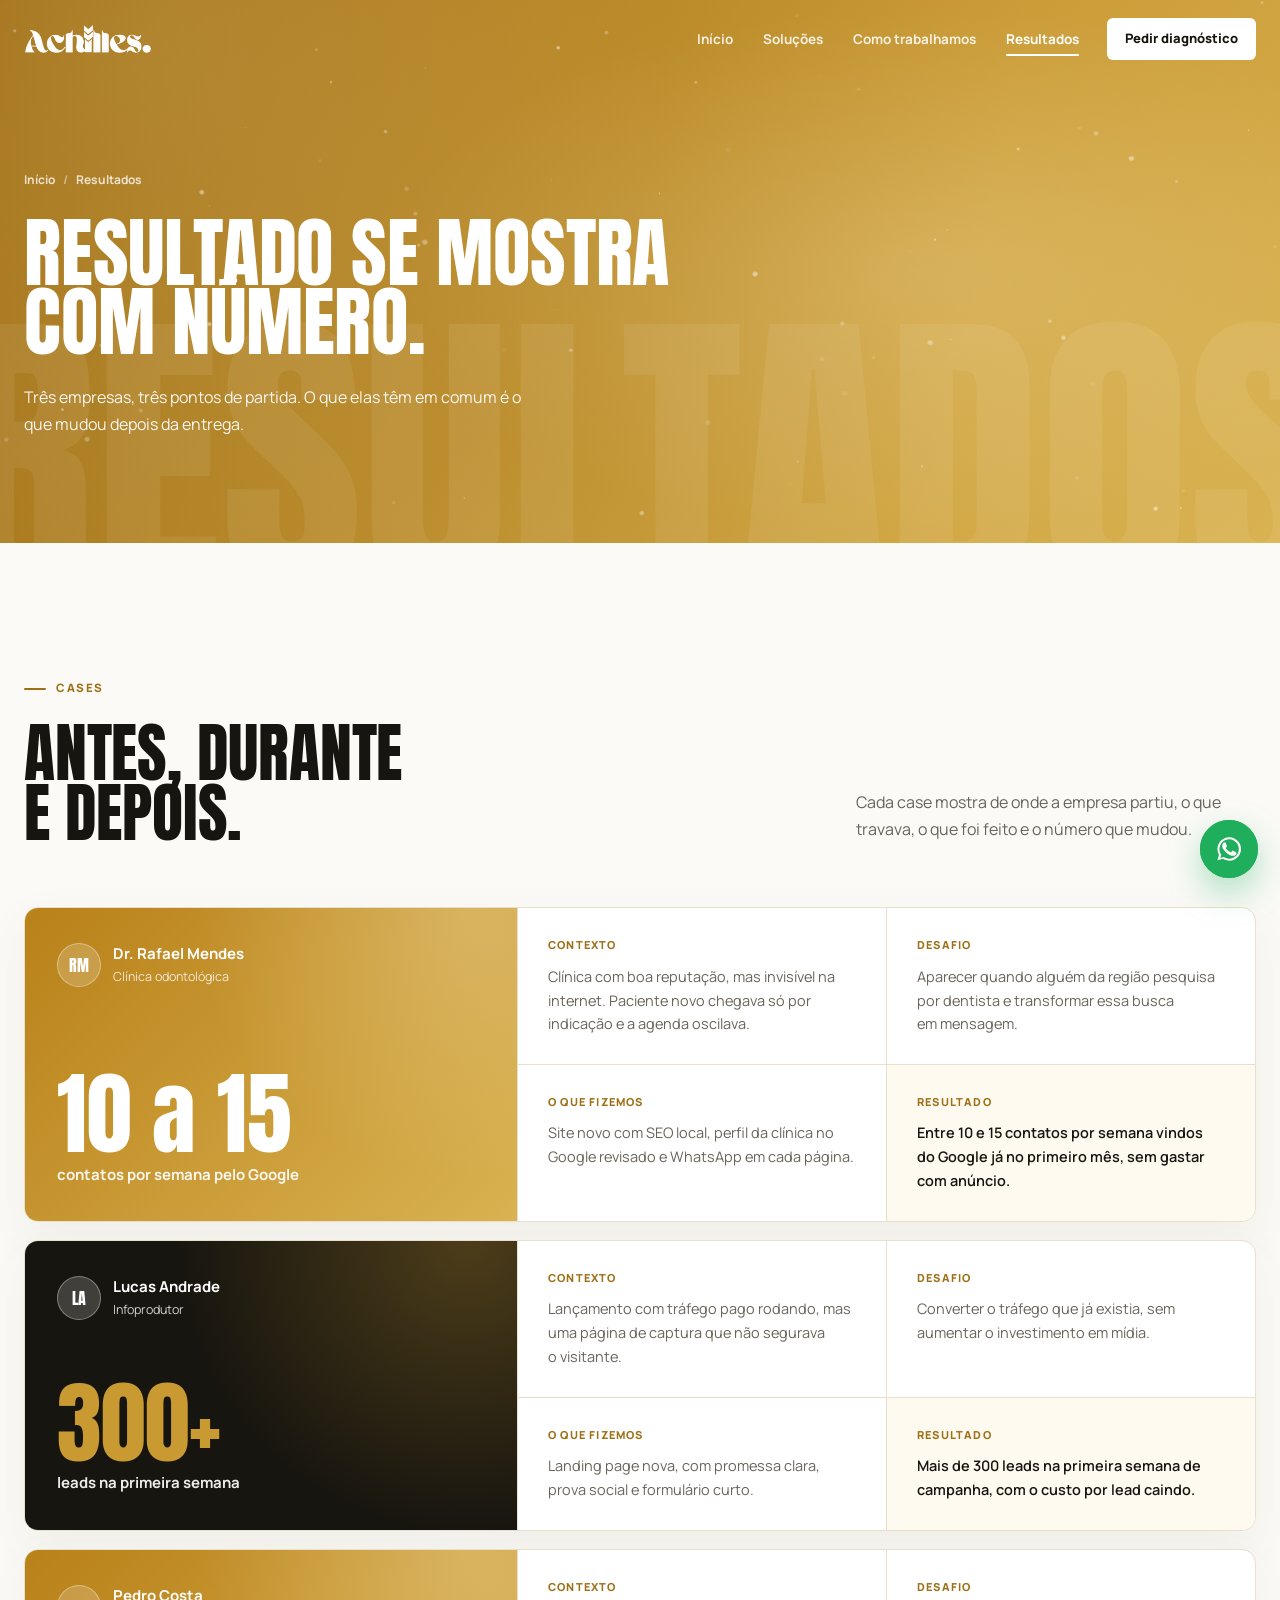
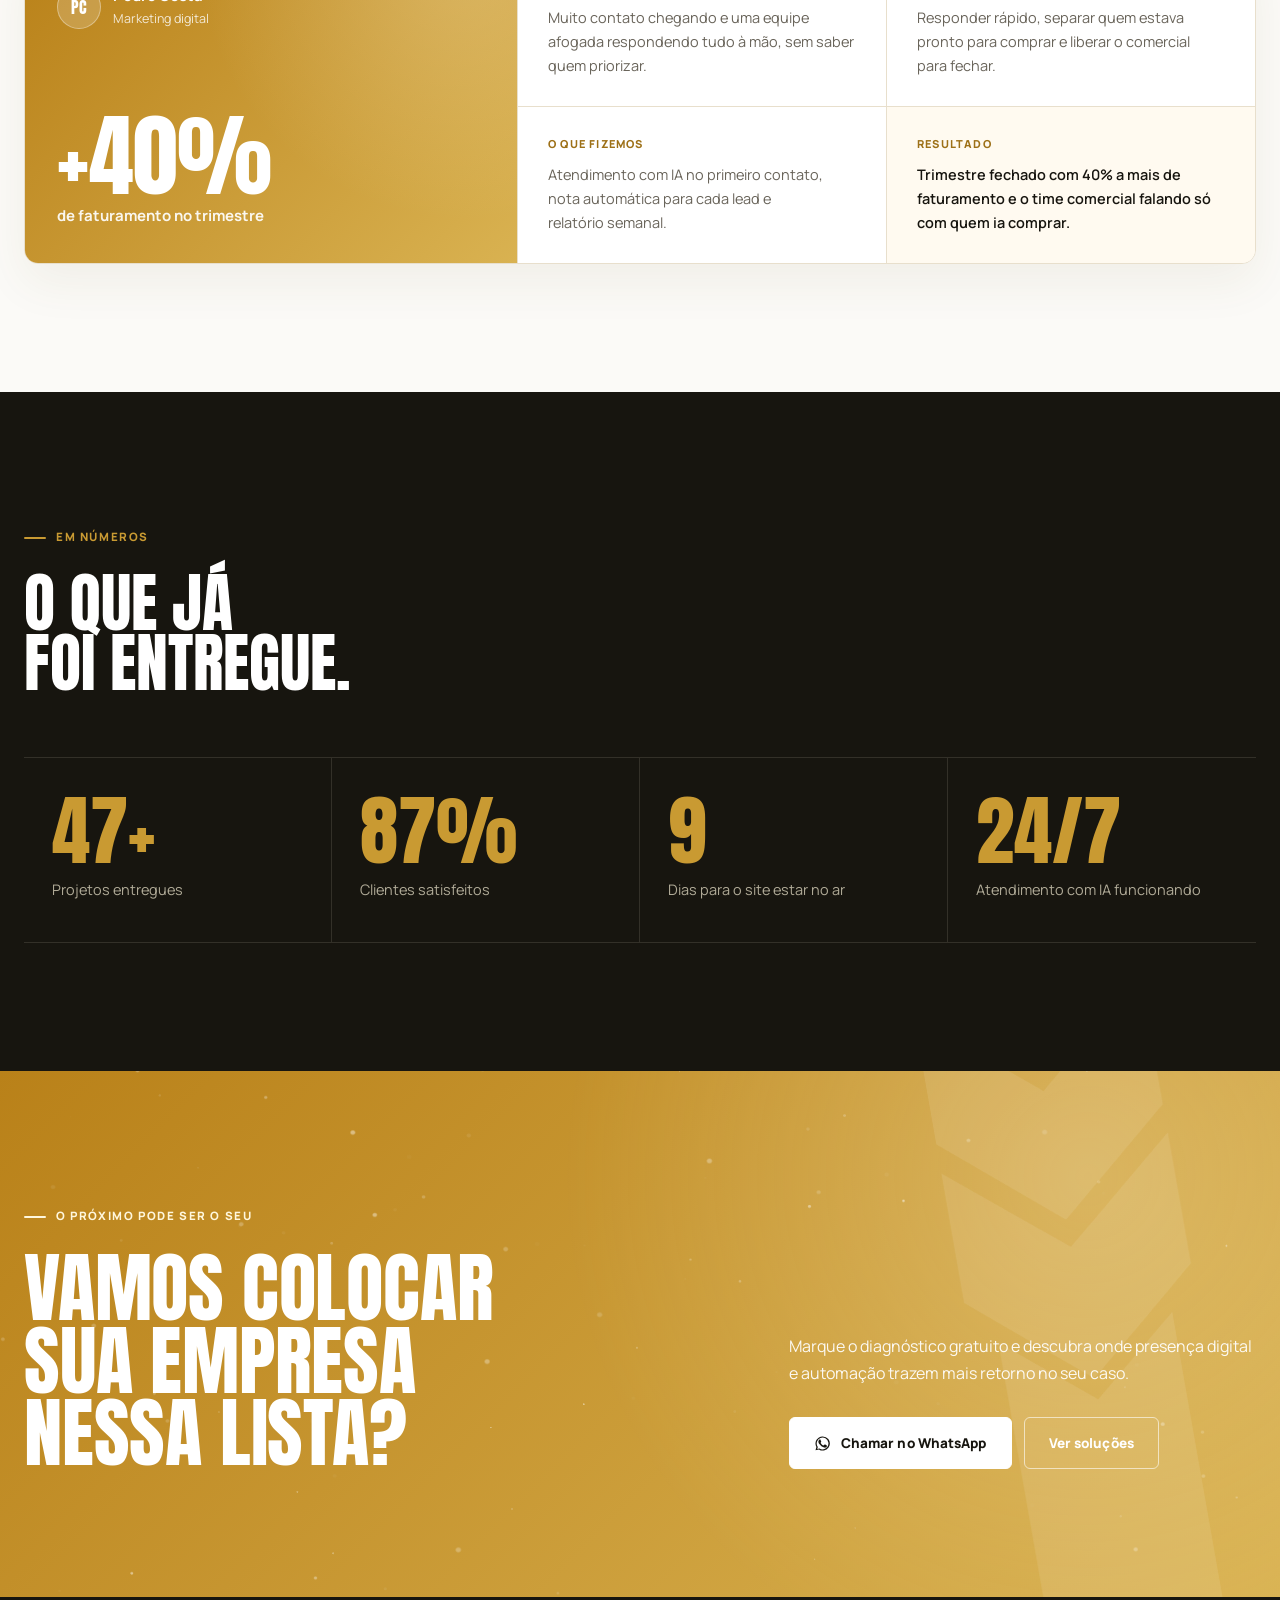
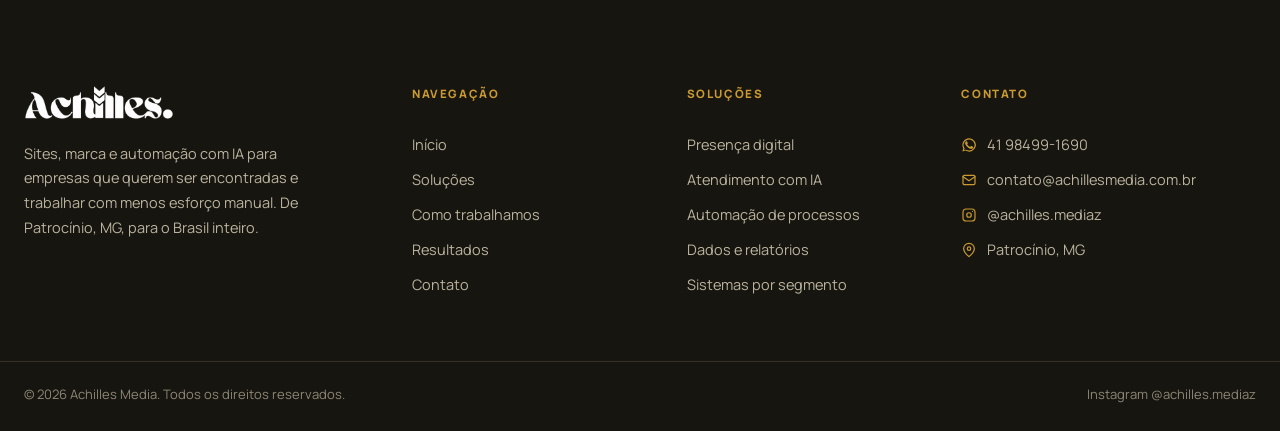
<file: resultados.html>
<!doctype html>
<html lang="pt-BR">
<head>
  <meta charset="utf-8" />
  <meta name="viewport" content="width=device-width, initial-scale=1.0" />
  <meta name="theme-color" content="#b98119" />

  <title>Resultados | Achilles Media</title>
  <meta name="description" content="Cases de clientes da Achilles Media: mais contatos pelo Google, leads em lançamento e faturamento maior com atendimento automatizado." />
  <link rel="canonical" href="https://achillesmedia.com.br/resultados.html" />

  <!-- Google tag (gtag.js) -->
  <script async src="https://www.googletagmanager.com/gtag/js?id=G-2TMTVSLVKS"></script>
  <script>
    window.dataLayer = window.dataLayer || [];
    function gtag(){dataLayer.push(arguments);}
    gtag('js', new Date());
    gtag('config', 'G-2TMTVSLVKS');
  </script>

  <meta property="og:type" content="website" />
  <meta property="og:title" content="Resultados | Achilles Media" />
  <meta property="og:description" content="Cases de clientes da Achilles Media: mais contatos pelo Google, leads em lançamento e faturamento maior com atendimento automatizado." />
  <meta property="og:url" content="https://achillesmedia.com.br/resultados.html" />
  <meta property="og:locale" content="pt_BR" />
  <meta property="og:image" content="https://achillesmedia.com.br/assets/logo-nome-trim.png" />
  <meta name="twitter:card" content="summary_large_image" />

  <link rel="icon" type="image/png" sizes="32x32" href="assets/logo-achilles.png" />
  <link rel="apple-touch-icon" href="assets/logo-achilles.png" />

  <style>html,body{background:#fbfaf7;margin:0}</style>
  <link rel="preconnect" href="https://fonts.googleapis.com" />
  <link rel="preconnect" href="https://fonts.gstatic.com" crossorigin />
  <link href="https://fonts.googleapis.com/css2?family=Anton&family=Manrope:wght@400;500;600;700;800&display=swap" rel="stylesheet" />
  <link rel="stylesheet" href="styles.css?v=6" />
</head>
<body>

  <!-- NAV -->
  <header class="nav">
    <div class="wrap nav-shell">
      <a href="index.html" class="nav-logo" aria-label="Achilles Media, página inicial">
        <img class="logo-light" src="assets/logo-achilles-branca.png" alt="Achilles Media" width="915" height="211" />
        <img class="logo-dark" src="assets/logo-nome-dark.png" alt="" width="909" height="208" aria-hidden="true" />
      </a>
      <nav class="nav-links" aria-label="Navegação principal">
        <a href="index.html">Início</a>
        <a href="solucoes.html">Soluções</a>
        <a href="processo.html">Como trabalhamos</a>
        <a href="resultados.html" class="active">Resultados</a>
      </nav>
      <a href="contato.html" class="nav-cta">Pedir diagnóstico</a>
      <button class="nav-toggle" type="button" aria-label="Abrir menu" aria-expanded="false">
        <svg class="i-open" viewBox="0 0 24 24" fill="none" stroke="currentColor" stroke-width="1.8" stroke-linecap="round"><line x1="4" y1="8" x2="20" y2="8"/><line x1="4" y1="16" x2="20" y2="16"/></svg>
        <svg class="i-close" viewBox="0 0 24 24" fill="none" stroke="currentColor" stroke-width="1.8" stroke-linecap="round"><line x1="6" y1="6" x2="18" y2="18"/><line x1="18" y1="6" x2="6" y2="18"/></svg>
      </button>
    </div>
    <div class="nav-mobile wrap">
      <a href="index.html">Início</a>
      <a href="solucoes.html">Soluções</a>
      <a href="processo.html">Como trabalhamos</a>
      <a href="resultados.html" class="active">Resultados</a>
      <a href="contato.html" class="btn btn-ink">Pedir diagnóstico gratuito</a>
    </div>
  </header>

  <!-- HERO -->
  <section class="hero hero-page">
    <div class="hero-shade" aria-hidden="true"></div>
    <canvas class="spark-canvas" aria-hidden="true"></canvas>
    <div class="hero-mark" aria-hidden="true">RESULTADOS</div>
    <div class="wrap hero-inner">
      <div class="hero-copy">
        <div class="crumbs hero-in" style="--delay:60ms"><a href="index.html">Início</a><span>/</span>Resultados</div>
        <h1 class="split">Resultado se mostra <span class="ink">com número.</span></h1>
        <p class="lead hero-in" style="--delay:560ms">Três empresas, três pontos de partida. O que elas têm em comum é o que mudou depois da entrega.</p>
      </div>
    </div>
  </section>

  <!-- CASES -->
  <section class="band band-canvas">
    <div class="wrap">
      <div class="head head-split reveal">
        <div>
          <span class="eyebrow">Cases</span>
          <h2>Antes, durante e depois.</h2>
        </div>
        <p class="lead">Cada case mostra de onde a empresa partiu, o que travava, o que foi feito e o número que mudou.</p>
      </div>
      <div class="cases">
      <article class="case reveal">
        <div class="case-side">
          <div class="case-who"><span>RM</span><div><strong>Dr. Rafael Mendes</strong><small>Clínica odontológica</small></div></div>
          <div class="case-big"><strong>10 a 15</strong><span>contatos por semana pelo Google</span></div>
        </div>
        <div class="case-body">
          <div class="case-block"><small>Contexto</small><p>Clínica com boa reputação, mas invisível na internet. Paciente novo chegava só por indicação e a agenda oscilava.</p></div>
          <div class="case-block"><small>Desafio</small><p>Aparecer quando alguém da região pesquisa por dentista e transformar essa busca em mensagem.</p></div>
          <div class="case-block"><small>O que fizemos</small><p>Site novo com SEO local, perfil da clínica no Google revisado e WhatsApp em cada página.</p></div>
          <div class="case-block win"><small>Resultado</small><p>Entre 10 e 15 contatos por semana vindos do Google já no primeiro mês, sem gastar com anúncio.</p></div>
        </div>
      </article>
      <article class="case reveal">
        <div class="case-side">
          <div class="case-who"><span>LA</span><div><strong>Lucas Andrade</strong><small>Infoprodutor</small></div></div>
          <div class="case-big"><strong>300+</strong><span>leads na primeira semana</span></div>
        </div>
        <div class="case-body">
          <div class="case-block"><small>Contexto</small><p>Lançamento com tráfego pago rodando, mas uma página de captura que não segurava o visitante.</p></div>
          <div class="case-block"><small>Desafio</small><p>Converter o tráfego que já existia, sem aumentar o investimento em mídia.</p></div>
          <div class="case-block"><small>O que fizemos</small><p>Landing page nova, com promessa clara, prova social e formulário curto.</p></div>
          <div class="case-block win"><small>Resultado</small><p>Mais de 300 leads na primeira semana de campanha, com o custo por lead caindo.</p></div>
        </div>
      </article>
      <article class="case reveal">
        <div class="case-side">
          <div class="case-who"><span>PC</span><div><strong>Pedro Costa</strong><small>Marketing digital</small></div></div>
          <div class="case-big"><strong>+40%</strong><span>de faturamento no trimestre</span></div>
        </div>
        <div class="case-body">
          <div class="case-block"><small>Contexto</small><p>Muito contato chegando e uma equipe afogada respondendo tudo à mão, sem saber quem priorizar.</p></div>
          <div class="case-block"><small>Desafio</small><p>Responder rápido, separar quem estava pronto para comprar e liberar o comercial para fechar.</p></div>
          <div class="case-block"><small>O que fizemos</small><p>Atendimento com IA no primeiro contato, nota automática para cada lead e relatório semanal.</p></div>
          <div class="case-block win"><small>Resultado</small><p>Trimestre fechado com 40% a mais de faturamento e o time comercial falando só com quem ia comprar.</p></div>
        </div>
      </article>
      </div>
    </div>
  </section>

  <!-- NÚMEROS -->
  <section class="band band-ink">
    <div class="wrap">
      <div class="head reveal">
        <span class="eyebrow">Em números</span>
        <h2>O que já foi entregue.</h2>
      </div>
      <div class="stats reveal">
        <div class="stat"><strong data-count="54" data-suffix="+">54+</strong><span>Projetos entregues</span></div>
        <div class="stat"><strong data-count="99" data-suffix="%">99%</strong><span>Clientes satisfeitos</span></div>
        <div class="stat"><strong data-count="10">10</strong><span>Dias para o site estar no ar</span></div>
        <div class="stat"><strong>24/7</strong><span>Atendimento com IA funcionando</span></div>
      </div>
    </div>
  </section>

  <!-- CHAMADA FINAL -->
  <section class="cta-band">
    <canvas class="spark-canvas" aria-hidden="true"></canvas>
    <img class="cta-mark" src="assets/achilles-mark-white.png" alt="" aria-hidden="true" />
    <div class="wrap cta-grid">
      <div class="reveal">
        <span class="eyebrow light">O próximo pode ser o seu</span>
        <h2>Vamos colocar sua empresa nessa lista?</h2>
      </div>
      <div class="reveal" style="--i:1">
        <p class="lead">Marque o diagnóstico gratuito e descubra onde presença digital e automação trazem mais retorno no seu caso.</p>
        <div class="cta-actions">
          <a href="https://wa.me/5541984991690?text=Ol%C3%A1%21%20Vi%20os%20resultados%20no%20site%20e%20quero%20marcar%20o%20diagn%C3%B3stico%20gratuito." target="_blank" rel="noopener" class="btn btn-white">
            <svg viewBox="0 0 24 24" fill="currentColor"><path d="M17.5 14.4c-.3-.2-1.7-.9-2-1-.3-.1-.5-.1-.7.1-.2.3-.7 1-.9 1.1-.2.2-.3.2-.6.1-.3-.2-1.2-.5-2.3-1.4-.9-.8-1.4-1.7-1.6-2-.2-.3 0-.5.1-.6.1-.1.3-.3.4-.5.1-.2.2-.3.3-.5.1-.2 0-.4 0-.5 0-.1-.7-1.6-.9-2.2-.2-.6-.5-.5-.7-.5h-.6c-.2 0-.5.1-.8.4-.3.3-1 1-1 2.5s1.1 2.9 1.2 3.1c.2.2 2.1 3.3 5.2 4.6.7.3 1.3.5 1.7.6.7.2 1.4.2 1.9.1.6-.1 1.7-.7 1.9-1.4.2-.7.2-1.2.2-1.4-.1-.1-.3-.2-.6-.3zM12 2a10 10 0 0 0-8.6 15l-1.3 4.7 4.8-1.3A10 10 0 1 0 12 2zm0 18.3a8.3 8.3 0 0 1-4.2-1.2l-.3-.2-2.9.8.8-2.8-.2-.3A8.3 8.3 0 1 1 12 20.3z"/></svg>
            Chamar no WhatsApp
          </a>
          <a href="solucoes.html" class="btn btn-line-light">Ver soluções</a>
        </div>
      </div>
    </div>
  </section>

  <!-- RODAPÉ -->
  <footer class="footer">
    <div class="wrap">
      <div class="footer-grid">
        <div class="footer-brand">
          <img src="assets/logo-achilles-branca.png" alt="Achilles Media" width="915" height="211" loading="lazy" />
          <p>Sites, marca e automação com IA para empresas que querem ser encontradas e trabalhar com menos esforço manual. De Patrocínio, MG, para o Brasil inteiro.</p>
        </div>
        <div class="footer-col">
          <h4>NAVEGAÇÃO</h4>
          <a href="index.html">Início</a>
          <a href="solucoes.html">Soluções</a>
          <a href="processo.html">Como trabalhamos</a>
          <a href="resultados.html">Resultados</a>
          <a href="contato.html">Contato</a>
        </div>
        <div class="footer-col">
          <h4>SOLUÇÕES</h4>
          <a href="solucoes.html#presenca">Presença digital</a>
          <a href="solucoes.html#ia">Atendimento com IA</a>
          <a href="solucoes.html#ia">Automação de processos</a>
          <a href="solucoes.html#ia">Dados e relatórios</a>
          <a href="solucoes.html#sistemas">Sistemas por segmento</a>
        </div>
        <div class="footer-col footer-contact">
          <h4>CONTATO</h4>
          <a href="https://wa.me/5541984991690" target="_blank" rel="noopener"><svg viewBox="0 0 24 24" fill="currentColor"><path d="M17.5 14.4c-.3-.2-1.7-.9-2-1-.3-.1-.5-.1-.7.1-.2.3-.7 1-.9 1.1-.2.2-.3.2-.6.1-.3-.2-1.2-.5-2.3-1.4-.9-.8-1.4-1.7-1.6-2-.2-.3 0-.5.1-.6.1-.1.3-.3.4-.5.1-.2.2-.3.3-.5.1-.2 0-.4 0-.5 0-.1-.7-1.6-.9-2.2-.2-.6-.5-.5-.7-.5h-.6c-.2 0-.5.1-.8.4-.3.3-1 1-1 2.5s1.1 2.9 1.2 3.1c.2.2 2.1 3.3 5.2 4.6.7.3 1.3.5 1.7.6.7.2 1.4.2 1.9.1.6-.1 1.7-.7 1.9-1.4.2-.7.2-1.2.2-1.4-.1-.1-.3-.2-.6-.3zM12 2a10 10 0 0 0-8.6 15l-1.3 4.7 4.8-1.3A10 10 0 1 0 12 2zm0 18.3a8.3 8.3 0 0 1-4.2-1.2l-.3-.2-2.9.8.8-2.8-.2-.3A8.3 8.3 0 1 1 12 20.3z"/></svg>41 98499-1690</a>
          <a href="mailto:contato@achillesmedia.com.br"><svg viewBox="0 0 24 24" fill="none" stroke="currentColor" stroke-width="1.8" stroke-linecap="round" stroke-linejoin="round"><rect x="3" y="5" width="18" height="14" rx="2"/><polyline points="3 7 12 13 21 7"/></svg>contato@achillesmedia.com.br</a>
          <a href="https://www.instagram.com/achilles.mediaz" target="_blank" rel="noopener"><svg viewBox="0 0 24 24" fill="none" stroke="currentColor" stroke-width="1.8" stroke-linecap="round" stroke-linejoin="round"><rect x="3" y="3" width="18" height="18" rx="5"/><circle cx="12" cy="12" r="3.4"/><circle cx="17.4" cy="6.6" r=".8" fill="currentColor" stroke="none"/></svg>@achilles.mediaz</a>
          <a href="contato.html"><svg viewBox="0 0 24 24" fill="none" stroke="currentColor" stroke-width="1.8" stroke-linecap="round" stroke-linejoin="round"><path d="M20 10c0 5-8 12-8 12S4 15 4 10a8 8 0 1 1 16 0z"/><circle cx="12" cy="10" r="2.6"/></svg>Patrocínio, MG</a>
        </div>
      </div>
    </div>
    <div class="footer-bottom-wrap">
      <div class="wrap footer-bottom">
        <span>© <span data-year>2026</span> Achilles Media. Todos os direitos reservados.</span>
        <a href="https://www.instagram.com/achilles.mediaz" target="_blank" rel="noopener">Instagram @achilles.mediaz</a>
      </div>
    </div>
  </footer>

  <a href="https://wa.me/5541984991690" target="_blank" rel="noopener" class="wa-float" aria-label="Falar no WhatsApp">
    <svg viewBox="0 0 24 24" fill="currentColor"><path d="M17.5 14.4c-.3-.2-1.7-.9-2-1-.3-.1-.5-.1-.7.1-.2.3-.7 1-.9 1.1-.2.2-.3.2-.6.1-.3-.2-1.2-.5-2.3-1.4-.9-.8-1.4-1.7-1.6-2-.2-.3 0-.5.1-.6.1-.1.3-.3.4-.5.1-.2.2-.3.3-.5.1-.2 0-.4 0-.5 0-.1-.7-1.6-.9-2.2-.2-.6-.5-.5-.7-.5h-.6c-.2 0-.5.1-.8.4-.3.3-1 1-1 2.5s1.1 2.9 1.2 3.1c.2.2 2.1 3.3 5.2 4.6.7.3 1.3.5 1.7.6.7.2 1.4.2 1.9.1.6-.1 1.7-.7 1.9-1.4.2-.7.2-1.2.2-1.4-.1-.1-.3-.2-.6-.3zM12 2a10 10 0 0 0-8.6 15l-1.3 4.7 4.8-1.3A10 10 0 1 0 12 2zm0 18.3a8.3 8.3 0 0 1-4.2-1.2l-.3-.2-2.9.8.8-2.8-.2-.3A8.3 8.3 0 1 1 12 20.3z"/></svg>
  </a>

  <script src="app.js?v=6" defer></script>
</body>
</html>
</file>
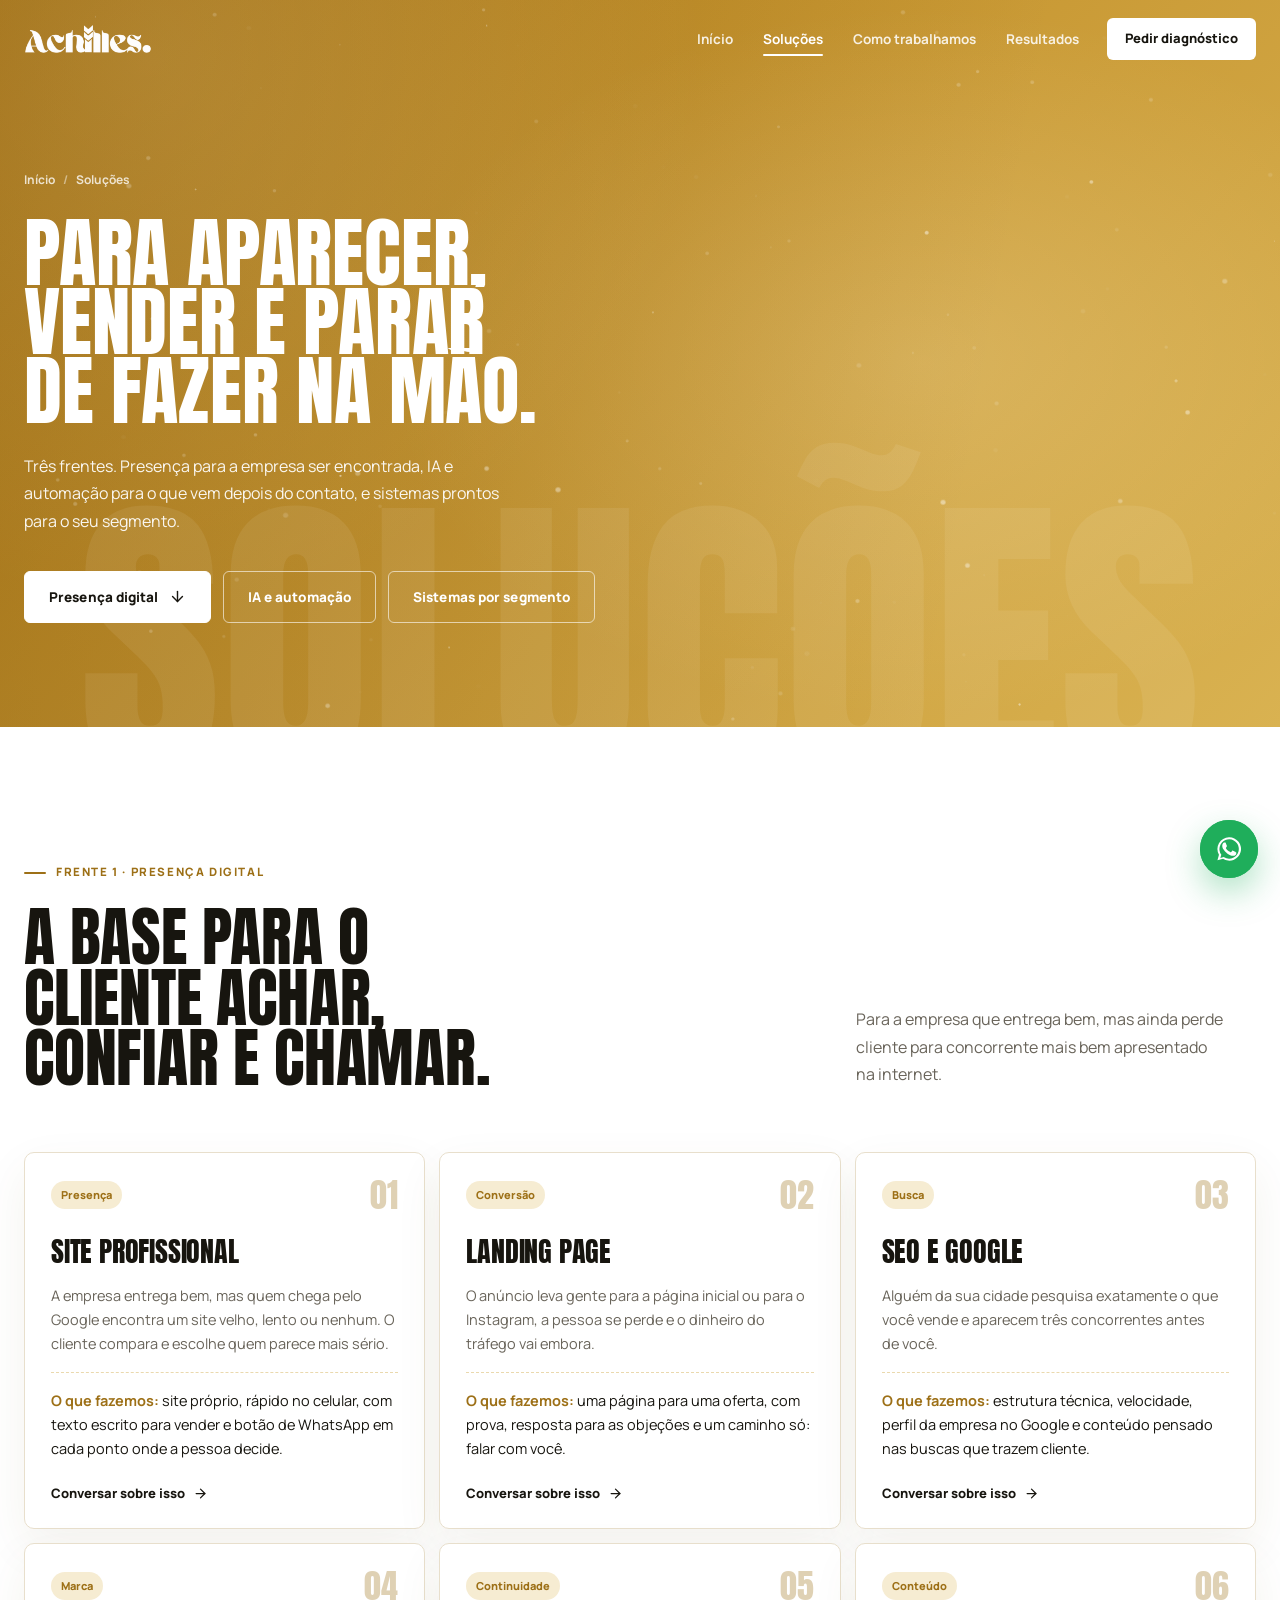
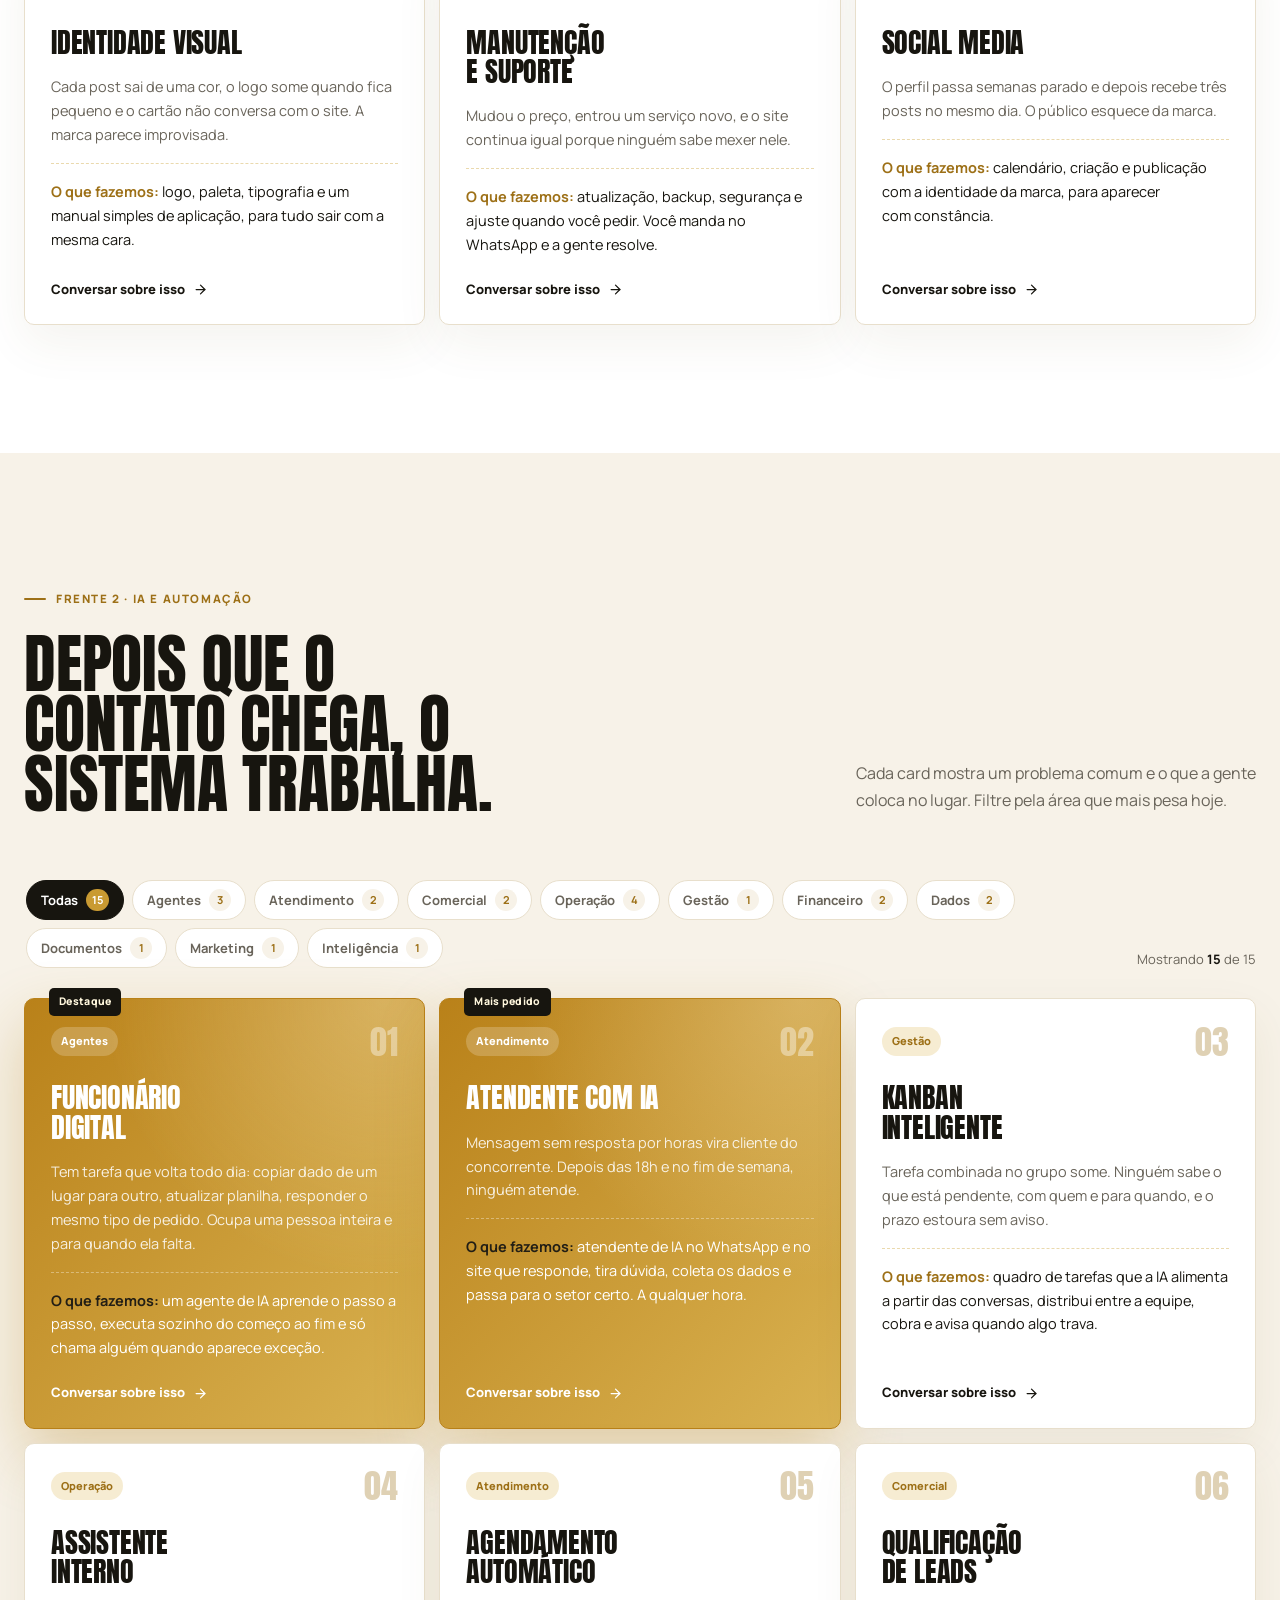
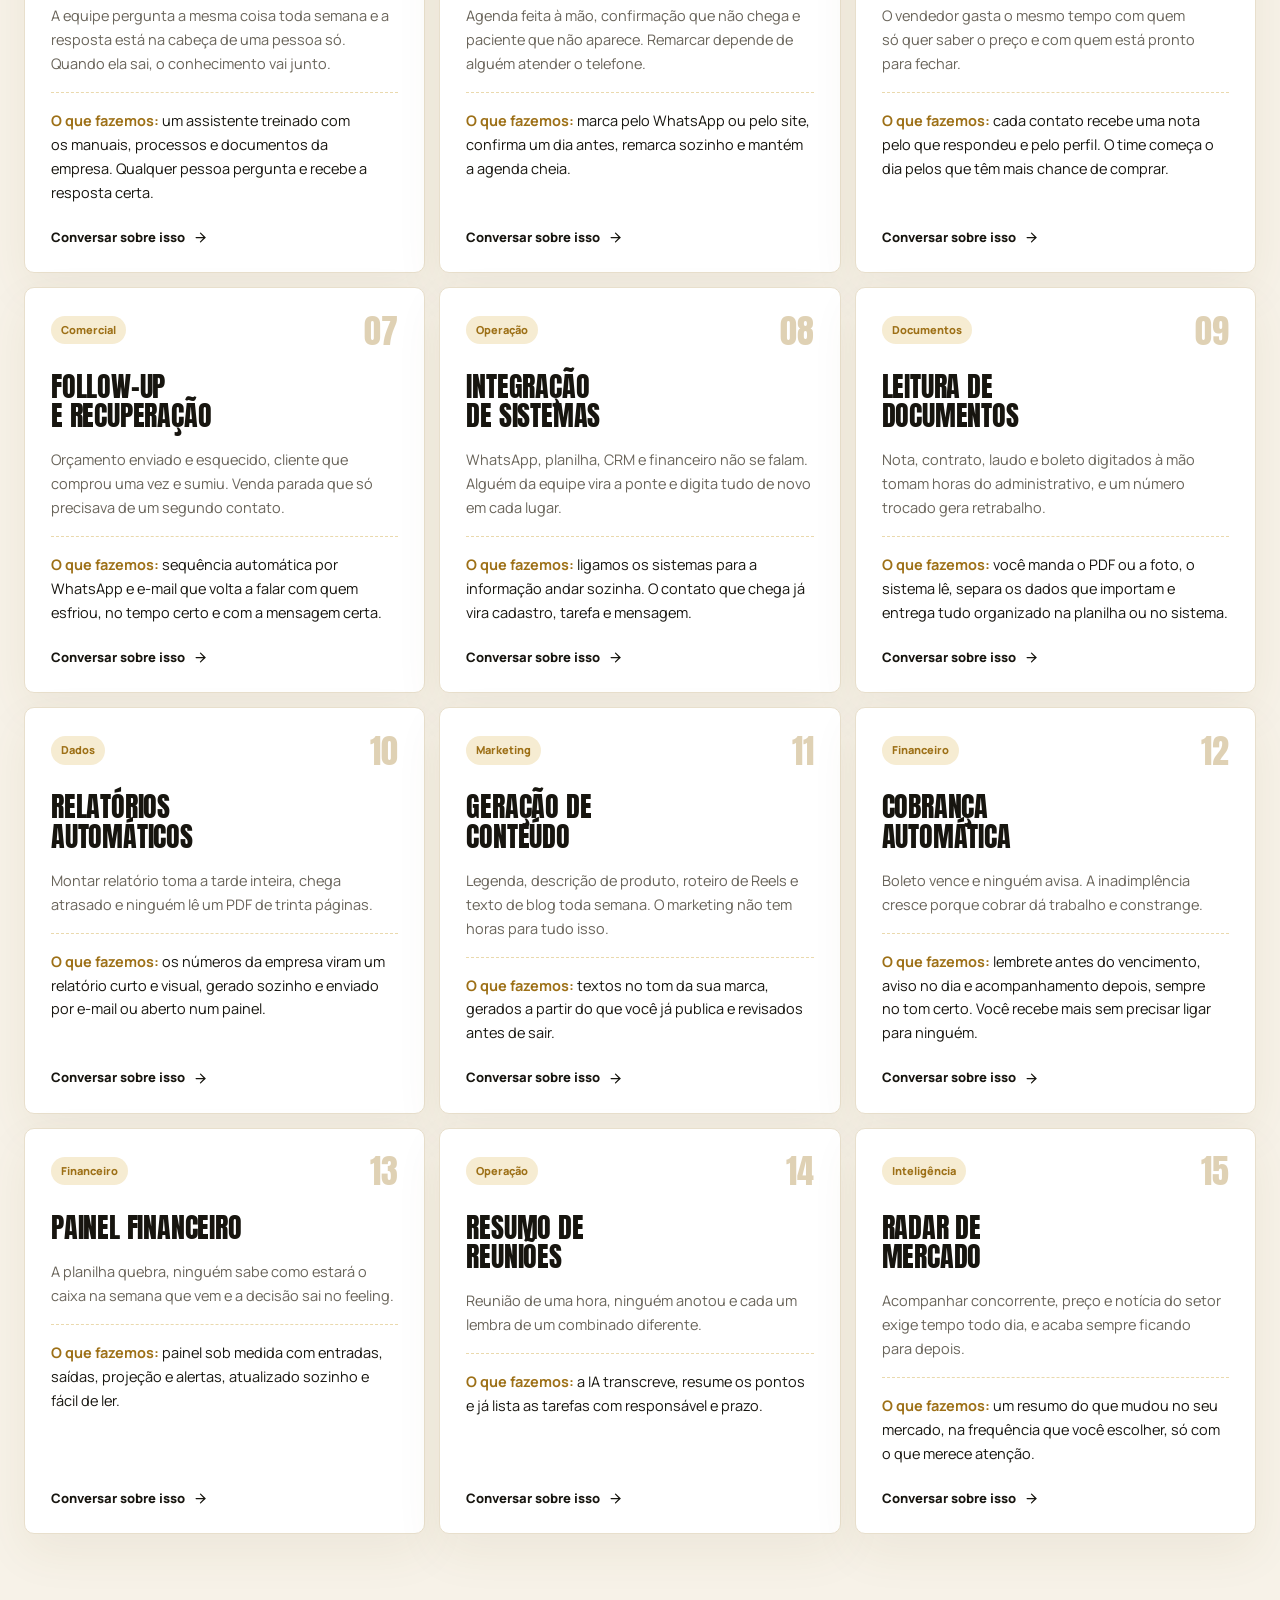
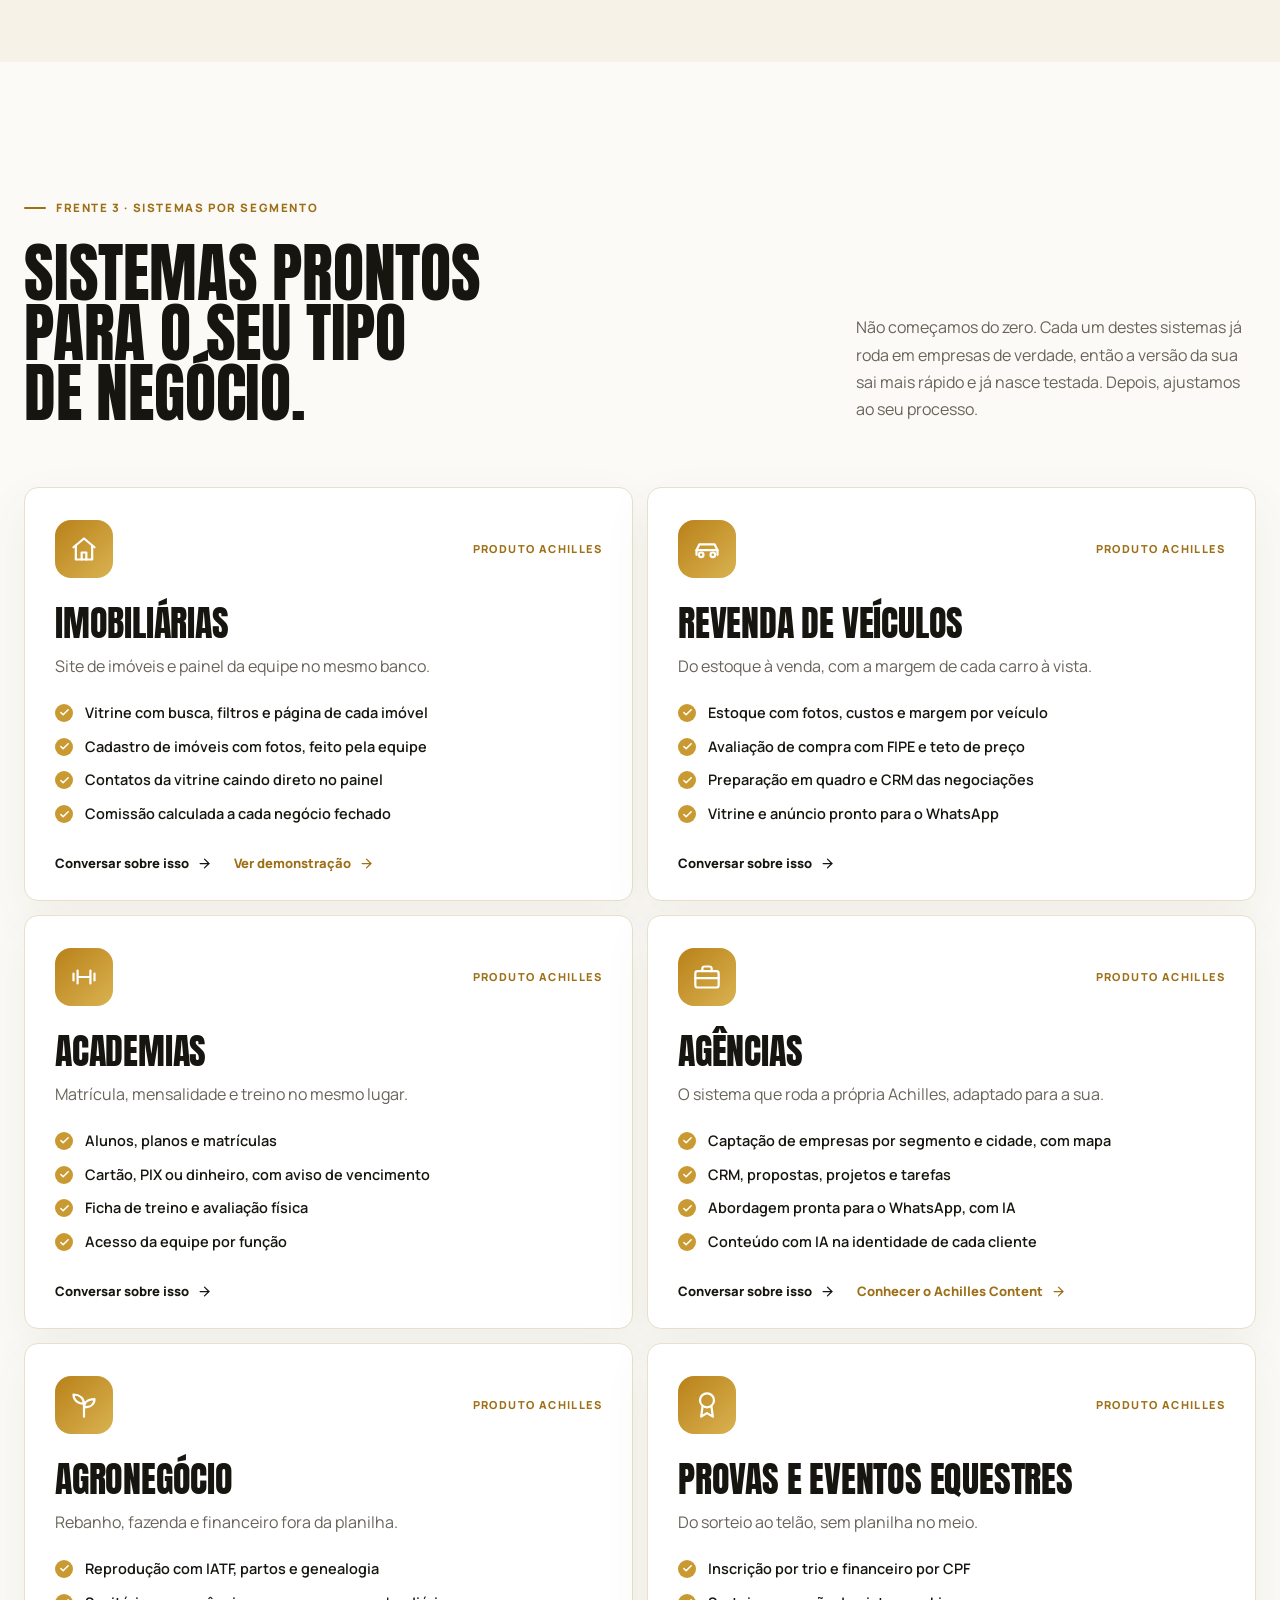
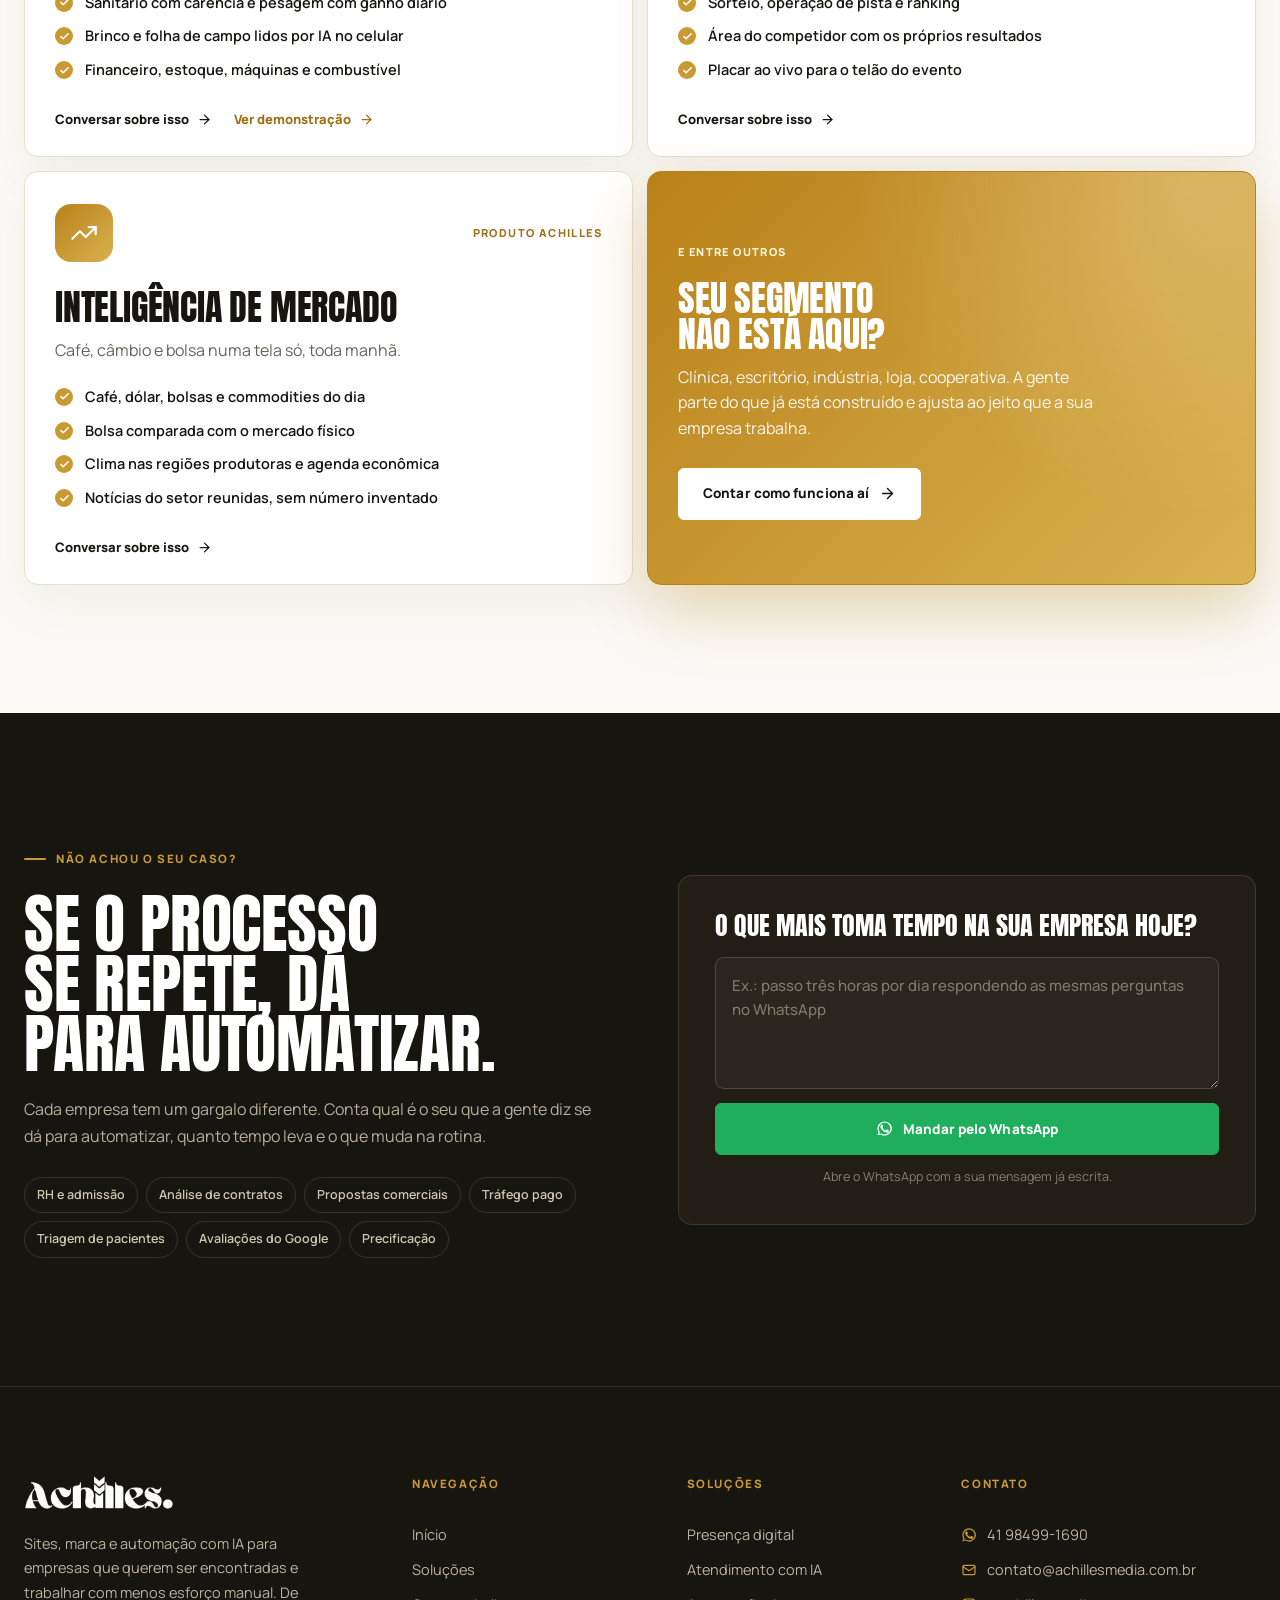
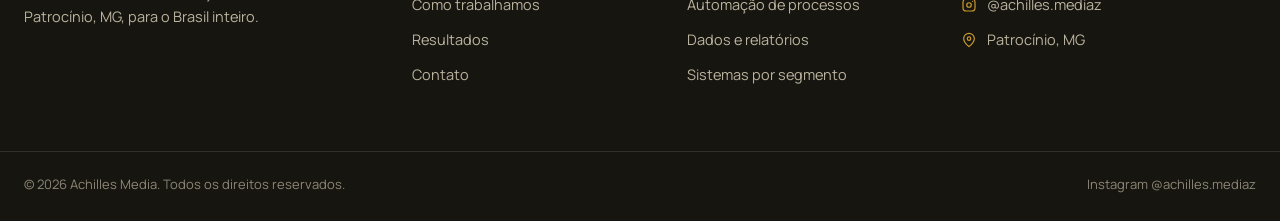
<file: solucoes.html>
<!doctype html>
<html lang="pt-BR">
<head>
  <meta charset="utf-8" />
  <meta name="viewport" content="width=device-width, initial-scale=1.0" />
  <meta name="theme-color" content="#b98119" />

  <title>Soluções | Achilles Media</title>
  <meta name="description" content="Site, landing page, SEO, identidade visual, atendimento com IA, automação de processos e painéis. Veja o problema que cada solução resolve." />
  <link rel="canonical" href="https://achillesmedia.com.br/solucoes.html" />

  <!-- Google tag (gtag.js) -->
  <script async src="https://www.googletagmanager.com/gtag/js?id=G-2TMTVSLVKS"></script>
  <script>
    window.dataLayer = window.dataLayer || [];
    function gtag(){dataLayer.push(arguments);}
    gtag('js', new Date());
    gtag('config', 'G-2TMTVSLVKS');
  </script>

  <meta property="og:type" content="website" />
  <meta property="og:title" content="Soluções | Achilles Media" />
  <meta property="og:description" content="Site, landing page, SEO, identidade visual, atendimento com IA, automação de processos e painéis. Veja o problema que cada solução resolve." />
  <meta property="og:url" content="https://achillesmedia.com.br/solucoes.html" />
  <meta property="og:locale" content="pt_BR" />
  <meta property="og:image" content="https://achillesmedia.com.br/assets/logo-nome-trim.png" />
  <meta name="twitter:card" content="summary_large_image" />

  <link rel="icon" type="image/png" sizes="32x32" href="assets/logo-achilles.png" />
  <link rel="apple-touch-icon" href="assets/logo-achilles.png" />

  <style>html,body{background:#fbfaf7;margin:0}</style>
  <link rel="preconnect" href="https://fonts.googleapis.com" />
  <link rel="preconnect" href="https://fonts.gstatic.com" crossorigin />
  <link href="https://fonts.googleapis.com/css2?family=Anton&family=Manrope:wght@400;500;600;700;800&display=swap" rel="stylesheet" />
  <link rel="stylesheet" href="styles.css?v=6" />
</head>
<body>

  <!-- NAV -->
  <header class="nav">
    <div class="wrap nav-shell">
      <a href="index.html" class="nav-logo" aria-label="Achilles Media, página inicial">
        <img class="logo-light" src="assets/logo-achilles-branca.png" alt="Achilles Media" width="915" height="211" />
        <img class="logo-dark" src="assets/logo-nome-dark.png" alt="" width="909" height="208" aria-hidden="true" />
      </a>
      <nav class="nav-links" aria-label="Navegação principal">
        <a href="index.html">Início</a>
        <a href="solucoes.html" class="active">Soluções</a>
        <a href="processo.html">Como trabalhamos</a>
        <a href="resultados.html">Resultados</a>
      </nav>
      <a href="contato.html" class="nav-cta">Pedir diagnóstico</a>
      <button class="nav-toggle" type="button" aria-label="Abrir menu" aria-expanded="false">
        <svg class="i-open" viewBox="0 0 24 24" fill="none" stroke="currentColor" stroke-width="1.8" stroke-linecap="round"><line x1="4" y1="8" x2="20" y2="8"/><line x1="4" y1="16" x2="20" y2="16"/></svg>
        <svg class="i-close" viewBox="0 0 24 24" fill="none" stroke="currentColor" stroke-width="1.8" stroke-linecap="round"><line x1="6" y1="6" x2="18" y2="18"/><line x1="18" y1="6" x2="6" y2="18"/></svg>
      </button>
    </div>
    <div class="nav-mobile wrap">
      <a href="index.html">Início</a>
      <a href="solucoes.html" class="active">Soluções</a>
      <a href="processo.html">Como trabalhamos</a>
      <a href="resultados.html">Resultados</a>
      <a href="contato.html" class="btn btn-ink">Pedir diagnóstico gratuito</a>
    </div>
  </header>

  <!-- HERO -->
  <section class="hero hero-page">
    <div class="hero-shade" aria-hidden="true"></div>
    <canvas class="spark-canvas" aria-hidden="true"></canvas>
    <div class="hero-mark" aria-hidden="true">SOLUÇÕES</div>
    <div class="wrap hero-inner">
      <div class="hero-copy">
        <div class="crumbs hero-in" style="--delay:60ms"><a href="index.html">Início</a><span>/</span>Soluções</div>
        <h1 class="split">Para aparecer, vender e <span class="ink">parar de fazer na mão.</span></h1>
        <p class="lead hero-in" style="--delay:560ms">Três frentes. Presença para a empresa ser encontrada, IA e automação para o que vem depois do contato, e sistemas prontos para o seu segmento.</p>
        <div class="hero-actions hero-in" style="--delay:760ms">
          <a href="#presenca" class="btn btn-white">Presença digital <svg viewBox="0 0 24 24" fill="none" stroke="currentColor" stroke-width="2" stroke-linecap="round" stroke-linejoin="round"><line x1="12" y1="5" x2="12" y2="19"/><polyline points="19 12 12 19 5 12"/></svg></a>
          <a href="#ia" class="btn btn-line-light">IA e automação</a>
          <a href="#sistemas" class="btn btn-line-light">Sistemas por segmento</a>
        </div>
      </div>
    </div>
  </section>

  <!-- PRESENÇA -->
  <section class="band band-paper" id="presenca">
    <div class="wrap">
      <div class="head head-split reveal">
        <div>
          <span class="eyebrow">Frente 1 · Presença digital</span>
          <h2>A base para o cliente achar, confiar e chamar.</h2>
        </div>
        <p class="lead">Para a empresa que entrega bem, mas ainda perde cliente para concorrente mais bem apresentado na internet.</p>
      </div>
      <div class="svc-grid">
        <article class="svc reveal" style="--i:0">
          <div class="svc-top"><span class="svc-cat">Presença</span><span class="svc-num">01</span></div>
          <h3>Site profissional</h3>
          <p class="svc-pain">A empresa entrega bem, mas quem chega pelo Google encontra um site velho, lento ou nenhum. O cliente compara e escolhe quem parece mais sério.</p>
          <p class="svc-fix"><b>O que fazemos:</b> site próprio, rápido no celular, com texto escrito para vender e botão de WhatsApp em cada ponto onde a pessoa decide.</p>
          <a class="svc-more" href="https://wa.me/5541984991690?text=Ol%C3%A1%21%20Vim%20pelo%20site%20e%20quero%20saber%20mais%20sobre%3A%20Site%20profissional." target="_blank" rel="noopener">Conversar sobre isso <svg class="arrow" viewBox="0 0 24 24" fill="none" stroke="currentColor" stroke-width="2" stroke-linecap="round" stroke-linejoin="round"><line x1="5" y1="12" x2="19" y2="12"/><polyline points="12 5 19 12 12 19"/></svg></a>
        </article>
        <article class="svc reveal" style="--i:1">
          <div class="svc-top"><span class="svc-cat">Conversão</span><span class="svc-num">02</span></div>
          <h3>Landing page</h3>
          <p class="svc-pain">O anúncio leva gente para a página inicial ou para o Instagram, a pessoa se perde e o dinheiro do tráfego vai embora.</p>
          <p class="svc-fix"><b>O que fazemos:</b> uma página para uma oferta, com prova, resposta para as objeções e um caminho só: falar com você.</p>
          <a class="svc-more" href="https://wa.me/5541984991690?text=Ol%C3%A1%21%20Vim%20pelo%20site%20e%20quero%20saber%20mais%20sobre%3A%20Landing%20page." target="_blank" rel="noopener">Conversar sobre isso <svg class="arrow" viewBox="0 0 24 24" fill="none" stroke="currentColor" stroke-width="2" stroke-linecap="round" stroke-linejoin="round"><line x1="5" y1="12" x2="19" y2="12"/><polyline points="12 5 19 12 12 19"/></svg></a>
        </article>
        <article class="svc reveal" style="--i:2">
          <div class="svc-top"><span class="svc-cat">Busca</span><span class="svc-num">03</span></div>
          <h3>SEO e Google</h3>
          <p class="svc-pain">Alguém da sua cidade pesquisa exatamente o que você vende e aparecem três concorrentes antes de você.</p>
          <p class="svc-fix"><b>O que fazemos:</b> estrutura técnica, velocidade, perfil da empresa no Google e conteúdo pensado nas buscas que trazem cliente.</p>
          <a class="svc-more" href="https://wa.me/5541984991690?text=Ol%C3%A1%21%20Vim%20pelo%20site%20e%20quero%20saber%20mais%20sobre%3A%20SEO%20e%20Google." target="_blank" rel="noopener">Conversar sobre isso <svg class="arrow" viewBox="0 0 24 24" fill="none" stroke="currentColor" stroke-width="2" stroke-linecap="round" stroke-linejoin="round"><line x1="5" y1="12" x2="19" y2="12"/><polyline points="12 5 19 12 12 19"/></svg></a>
        </article>
        <article class="svc reveal" style="--i:0">
          <div class="svc-top"><span class="svc-cat">Marca</span><span class="svc-num">04</span></div>
          <h3>Identidade visual</h3>
          <p class="svc-pain">Cada post sai de uma cor, o logo some quando fica pequeno e o cartão não conversa com o site. A marca parece improvisada.</p>
          <p class="svc-fix"><b>O que fazemos:</b> logo, paleta, tipografia e um manual simples de aplicação, para tudo sair com a mesma cara.</p>
          <a class="svc-more" href="https://wa.me/5541984991690?text=Ol%C3%A1%21%20Vim%20pelo%20site%20e%20quero%20saber%20mais%20sobre%3A%20Identidade%20visual." target="_blank" rel="noopener">Conversar sobre isso <svg class="arrow" viewBox="0 0 24 24" fill="none" stroke="currentColor" stroke-width="2" stroke-linecap="round" stroke-linejoin="round"><line x1="5" y1="12" x2="19" y2="12"/><polyline points="12 5 19 12 12 19"/></svg></a>
        </article>
        <article class="svc reveal" style="--i:1">
          <div class="svc-top"><span class="svc-cat">Continuidade</span><span class="svc-num">05</span></div>
          <h3>Manutenção e suporte</h3>
          <p class="svc-pain">Mudou o preço, entrou um serviço novo, e o site continua igual porque ninguém sabe mexer nele.</p>
          <p class="svc-fix"><b>O que fazemos:</b> atualização, backup, segurança e ajuste quando você pedir. Você manda no WhatsApp e a gente resolve.</p>
          <a class="svc-more" href="https://wa.me/5541984991690?text=Ol%C3%A1%21%20Vim%20pelo%20site%20e%20quero%20saber%20mais%20sobre%3A%20Manuten%C3%A7%C3%A3o%20e%20suporte." target="_blank" rel="noopener">Conversar sobre isso <svg class="arrow" viewBox="0 0 24 24" fill="none" stroke="currentColor" stroke-width="2" stroke-linecap="round" stroke-linejoin="round"><line x1="5" y1="12" x2="19" y2="12"/><polyline points="12 5 19 12 12 19"/></svg></a>
        </article>
        <article class="svc reveal" style="--i:2">
          <div class="svc-top"><span class="svc-cat">Conteúdo</span><span class="svc-num">06</span></div>
          <h3>Social media</h3>
          <p class="svc-pain">O perfil passa semanas parado e depois recebe três posts no mesmo dia. O público esquece da marca.</p>
          <p class="svc-fix"><b>O que fazemos:</b> calendário, criação e publicação com a identidade da marca, para aparecer com constância.</p>
          <a class="svc-more" href="https://wa.me/5541984991690?text=Ol%C3%A1%21%20Vim%20pelo%20site%20e%20quero%20saber%20mais%20sobre%3A%20Social%20media." target="_blank" rel="noopener">Conversar sobre isso <svg class="arrow" viewBox="0 0 24 24" fill="none" stroke="currentColor" stroke-width="2" stroke-linecap="round" stroke-linejoin="round"><line x1="5" y1="12" x2="19" y2="12"/><polyline points="12 5 19 12 12 19"/></svg></a>
        </article>
      </div>
    </div>
  </section>

  <!-- IA E AUTOMAÇÃO -->
  <section class="band band-warm" id="ia" data-filter-root>
    <div class="wrap">
      <div class="head head-split reveal">
        <div>
          <span class="eyebrow">Frente 2 · IA e automação</span>
          <h2>Depois que o contato chega, o sistema trabalha.</h2>
        </div>
        <p class="lead">Cada card mostra um problema comum e o que a gente coloca no lugar. Filtre pela área que mais pesa hoje.</p>
      </div>
      <div class="filter-bar reveal">
        <div class="chips" role="toolbar" aria-label="Filtrar por área">
          <button type="button" class="chip active" data-filter="todos" aria-pressed="true">Todas</button>
          <button type="button" class="chip" data-filter="agentes" aria-pressed="false">Agentes</button>
          <button type="button" class="chip" data-filter="atendimento" aria-pressed="false">Atendimento</button>
          <button type="button" class="chip" data-filter="comercial" aria-pressed="false">Comercial</button>
          <button type="button" class="chip" data-filter="operacao" aria-pressed="false">Operação</button>
          <button type="button" class="chip" data-filter="gestao" aria-pressed="false">Gestão</button>
          <button type="button" class="chip" data-filter="financeiro" aria-pressed="false">Financeiro</button>
          <button type="button" class="chip" data-filter="dados" aria-pressed="false">Dados</button>
          <button type="button" class="chip" data-filter="documentos" aria-pressed="false">Documentos</button>
          <button type="button" class="chip" data-filter="marketing" aria-pressed="false">Marketing</button>
          <button type="button" class="chip" data-filter="inteligencia" aria-pressed="false">Inteligência</button>
        </div>
        <p class="filter-count" aria-live="polite"></p>
      </div>
      <div class="svc-grid">
        <article class="svc hot reveal" style="--i:0" data-category="agentes operacao">
          <span class="svc-badge">Destaque</span>
          <div class="svc-top"><span class="svc-cat">Agentes</span><span class="svc-num">01</span></div>
          <h3>Funcionário digital</h3>
          <p class="svc-pain">Tem tarefa que volta todo dia: copiar dado de um lugar para outro, atualizar planilha, responder o mesmo tipo de pedido. Ocupa uma pessoa inteira e para quando ela falta.</p>
          <p class="svc-fix"><b>O que fazemos:</b> um agente de IA aprende o passo a passo, executa sozinho do começo ao fim e só chama alguém quando aparece exceção.</p>
          <a class="svc-more" href="https://wa.me/5541984991690?text=Ol%C3%A1%21%20Vim%20pelo%20site%20e%20quero%20saber%20mais%20sobre%3A%20Funcion%C3%A1rio%20digital." target="_blank" rel="noopener">Conversar sobre isso <svg class="arrow" viewBox="0 0 24 24" fill="none" stroke="currentColor" stroke-width="2" stroke-linecap="round" stroke-linejoin="round"><line x1="5" y1="12" x2="19" y2="12"/><polyline points="12 5 19 12 12 19"/></svg></a>
        </article>
        <article class="svc hot reveal" style="--i:1" data-category="atendimento agentes">
          <span class="svc-badge">Mais pedido</span>
          <div class="svc-top"><span class="svc-cat">Atendimento</span><span class="svc-num">02</span></div>
          <h3>Atendente com IA</h3>
          <p class="svc-pain">Mensagem sem resposta por horas vira cliente do concorrente. Depois das 18h e no fim de semana, ninguém atende.</p>
          <p class="svc-fix"><b>O que fazemos:</b> atendente de IA no WhatsApp e no site que responde, tira dúvida, coleta os dados e passa para o setor certo. A qualquer hora.</p>
          <a class="svc-more" href="https://wa.me/5541984991690?text=Ol%C3%A1%21%20Vim%20pelo%20site%20e%20quero%20saber%20mais%20sobre%3A%20Atendente%20com%20IA." target="_blank" rel="noopener">Conversar sobre isso <svg class="arrow" viewBox="0 0 24 24" fill="none" stroke="currentColor" stroke-width="2" stroke-linecap="round" stroke-linejoin="round"><line x1="5" y1="12" x2="19" y2="12"/><polyline points="12 5 19 12 12 19"/></svg></a>
        </article>
        <article class="svc reveal" style="--i:2" data-category="gestao agentes">
          <div class="svc-top"><span class="svc-cat">Gestão</span><span class="svc-num">03</span></div>
          <h3>Kanban inteligente</h3>
          <p class="svc-pain">Tarefa combinada no grupo some. Ninguém sabe o que está pendente, com quem e para quando, e o prazo estoura sem aviso.</p>
          <p class="svc-fix"><b>O que fazemos:</b> quadro de tarefas que a IA alimenta a partir das conversas, distribui entre a equipe, cobra e avisa quando algo trava.</p>
          <a class="svc-more" href="https://wa.me/5541984991690?text=Ol%C3%A1%21%20Vim%20pelo%20site%20e%20quero%20saber%20mais%20sobre%3A%20Kanban%20inteligente." target="_blank" rel="noopener">Conversar sobre isso <svg class="arrow" viewBox="0 0 24 24" fill="none" stroke="currentColor" stroke-width="2" stroke-linecap="round" stroke-linejoin="round"><line x1="5" y1="12" x2="19" y2="12"/><polyline points="12 5 19 12 12 19"/></svg></a>
        </article>
        <article class="svc reveal" style="--i:0" data-category="operacao">
          <div class="svc-top"><span class="svc-cat">Operação</span><span class="svc-num">04</span></div>
          <h3>Assistente interno</h3>
          <p class="svc-pain">A equipe pergunta a mesma coisa toda semana e a resposta está na cabeça de uma pessoa só. Quando ela sai, o conhecimento vai junto.</p>
          <p class="svc-fix"><b>O que fazemos:</b> um assistente treinado com os manuais, processos e documentos da empresa. Qualquer pessoa pergunta e recebe a resposta certa.</p>
          <a class="svc-more" href="https://wa.me/5541984991690?text=Ol%C3%A1%21%20Vim%20pelo%20site%20e%20quero%20saber%20mais%20sobre%3A%20Assistente%20interno." target="_blank" rel="noopener">Conversar sobre isso <svg class="arrow" viewBox="0 0 24 24" fill="none" stroke="currentColor" stroke-width="2" stroke-linecap="round" stroke-linejoin="round"><line x1="5" y1="12" x2="19" y2="12"/><polyline points="12 5 19 12 12 19"/></svg></a>
        </article>
        <article class="svc reveal" style="--i:1" data-category="atendimento">
          <div class="svc-top"><span class="svc-cat">Atendimento</span><span class="svc-num">05</span></div>
          <h3>Agendamento automático</h3>
          <p class="svc-pain">Agenda feita à mão, confirmação que não chega e paciente que não aparece. Remarcar depende de alguém atender o telefone.</p>
          <p class="svc-fix"><b>O que fazemos:</b> marca pelo WhatsApp ou pelo site, confirma um dia antes, remarca sozinho e mantém a agenda cheia.</p>
          <a class="svc-more" href="https://wa.me/5541984991690?text=Ol%C3%A1%21%20Vim%20pelo%20site%20e%20quero%20saber%20mais%20sobre%3A%20Agendamento%20autom%C3%A1tico." target="_blank" rel="noopener">Conversar sobre isso <svg class="arrow" viewBox="0 0 24 24" fill="none" stroke="currentColor" stroke-width="2" stroke-linecap="round" stroke-linejoin="round"><line x1="5" y1="12" x2="19" y2="12"/><polyline points="12 5 19 12 12 19"/></svg></a>
        </article>
        <article class="svc reveal" style="--i:2" data-category="comercial">
          <div class="svc-top"><span class="svc-cat">Comercial</span><span class="svc-num">06</span></div>
          <h3>Qualificação de leads</h3>
          <p class="svc-pain">O vendedor gasta o mesmo tempo com quem só quer saber o preço e com quem está pronto para fechar.</p>
          <p class="svc-fix"><b>O que fazemos:</b> cada contato recebe uma nota pelo que respondeu e pelo perfil. O time começa o dia pelos que têm mais chance de comprar.</p>
          <a class="svc-more" href="https://wa.me/5541984991690?text=Ol%C3%A1%21%20Vim%20pelo%20site%20e%20quero%20saber%20mais%20sobre%3A%20Qualifica%C3%A7%C3%A3o%20de%20leads." target="_blank" rel="noopener">Conversar sobre isso <svg class="arrow" viewBox="0 0 24 24" fill="none" stroke="currentColor" stroke-width="2" stroke-linecap="round" stroke-linejoin="round"><line x1="5" y1="12" x2="19" y2="12"/><polyline points="12 5 19 12 12 19"/></svg></a>
        </article>
        <article class="svc reveal" style="--i:0" data-category="comercial">
          <div class="svc-top"><span class="svc-cat">Comercial</span><span class="svc-num">07</span></div>
          <h3>Follow-up e recuperação</h3>
          <p class="svc-pain">Orçamento enviado e esquecido, cliente que comprou uma vez e sumiu. Venda parada que só precisava de um segundo contato.</p>
          <p class="svc-fix"><b>O que fazemos:</b> sequência automática por WhatsApp e e-mail que volta a falar com quem esfriou, no tempo certo e com a mensagem certa.</p>
          <a class="svc-more" href="https://wa.me/5541984991690?text=Ol%C3%A1%21%20Vim%20pelo%20site%20e%20quero%20saber%20mais%20sobre%3A%20Follow-up%20e%20recupera%C3%A7%C3%A3o." target="_blank" rel="noopener">Conversar sobre isso <svg class="arrow" viewBox="0 0 24 24" fill="none" stroke="currentColor" stroke-width="2" stroke-linecap="round" stroke-linejoin="round"><line x1="5" y1="12" x2="19" y2="12"/><polyline points="12 5 19 12 12 19"/></svg></a>
        </article>
        <article class="svc reveal" style="--i:1" data-category="operacao">
          <div class="svc-top"><span class="svc-cat">Operação</span><span class="svc-num">08</span></div>
          <h3>Integração de sistemas</h3>
          <p class="svc-pain">WhatsApp, planilha, CRM e financeiro não se falam. Alguém da equipe vira a ponte e digita tudo de novo em cada lugar.</p>
          <p class="svc-fix"><b>O que fazemos:</b> ligamos os sistemas para a informação andar sozinha. O contato que chega já vira cadastro, tarefa e mensagem.</p>
          <a class="svc-more" href="https://wa.me/5541984991690?text=Ol%C3%A1%21%20Vim%20pelo%20site%20e%20quero%20saber%20mais%20sobre%3A%20Integra%C3%A7%C3%A3o%20de%20sistemas." target="_blank" rel="noopener">Conversar sobre isso <svg class="arrow" viewBox="0 0 24 24" fill="none" stroke="currentColor" stroke-width="2" stroke-linecap="round" stroke-linejoin="round"><line x1="5" y1="12" x2="19" y2="12"/><polyline points="12 5 19 12 12 19"/></svg></a>
        </article>
        <article class="svc reveal" style="--i:2" data-category="documentos">
          <div class="svc-top"><span class="svc-cat">Documentos</span><span class="svc-num">09</span></div>
          <h3>Leitura de documentos</h3>
          <p class="svc-pain">Nota, contrato, laudo e boleto digitados à mão tomam horas do administrativo, e um número trocado gera retrabalho.</p>
          <p class="svc-fix"><b>O que fazemos:</b> você manda o PDF ou a foto, o sistema lê, separa os dados que importam e entrega tudo organizado na planilha ou no sistema.</p>
          <a class="svc-more" href="https://wa.me/5541984991690?text=Ol%C3%A1%21%20Vim%20pelo%20site%20e%20quero%20saber%20mais%20sobre%3A%20Leitura%20de%20documentos." target="_blank" rel="noopener">Conversar sobre isso <svg class="arrow" viewBox="0 0 24 24" fill="none" stroke="currentColor" stroke-width="2" stroke-linecap="round" stroke-linejoin="round"><line x1="5" y1="12" x2="19" y2="12"/><polyline points="12 5 19 12 12 19"/></svg></a>
        </article>
        <article class="svc reveal" style="--i:0" data-category="dados">
          <div class="svc-top"><span class="svc-cat">Dados</span><span class="svc-num">10</span></div>
          <h3>Relatórios automáticos</h3>
          <p class="svc-pain">Montar relatório toma a tarde inteira, chega atrasado e ninguém lê um PDF de trinta páginas.</p>
          <p class="svc-fix"><b>O que fazemos:</b> os números da empresa viram um relatório curto e visual, gerado sozinho e enviado por e-mail ou aberto num painel.</p>
          <a class="svc-more" href="https://wa.me/5541984991690?text=Ol%C3%A1%21%20Vim%20pelo%20site%20e%20quero%20saber%20mais%20sobre%3A%20Relat%C3%B3rios%20autom%C3%A1ticos." target="_blank" rel="noopener">Conversar sobre isso <svg class="arrow" viewBox="0 0 24 24" fill="none" stroke="currentColor" stroke-width="2" stroke-linecap="round" stroke-linejoin="round"><line x1="5" y1="12" x2="19" y2="12"/><polyline points="12 5 19 12 12 19"/></svg></a>
        </article>
        <article class="svc reveal" style="--i:1" data-category="marketing">
          <div class="svc-top"><span class="svc-cat">Marketing</span><span class="svc-num">11</span></div>
          <h3>Geração de conteúdo</h3>
          <p class="svc-pain">Legenda, descrição de produto, roteiro de Reels e texto de blog toda semana. O marketing não tem horas para tudo isso.</p>
          <p class="svc-fix"><b>O que fazemos:</b> textos no tom da sua marca, gerados a partir do que você já publica e revisados antes de sair.</p>
          <a class="svc-more" href="https://wa.me/5541984991690?text=Ol%C3%A1%21%20Vim%20pelo%20site%20e%20quero%20saber%20mais%20sobre%3A%20Gera%C3%A7%C3%A3o%20de%20conte%C3%BAdo." target="_blank" rel="noopener">Conversar sobre isso <svg class="arrow" viewBox="0 0 24 24" fill="none" stroke="currentColor" stroke-width="2" stroke-linecap="round" stroke-linejoin="round"><line x1="5" y1="12" x2="19" y2="12"/><polyline points="12 5 19 12 12 19"/></svg></a>
        </article>
        <article class="svc reveal" style="--i:2" data-category="financeiro">
          <div class="svc-top"><span class="svc-cat">Financeiro</span><span class="svc-num">12</span></div>
          <h3>Cobrança automática</h3>
          <p class="svc-pain">Boleto vence e ninguém avisa. A inadimplência cresce porque cobrar dá trabalho e constrange.</p>
          <p class="svc-fix"><b>O que fazemos:</b> lembrete antes do vencimento, aviso no dia e acompanhamento depois, sempre no tom certo. Você recebe mais sem precisar ligar para ninguém.</p>
          <a class="svc-more" href="https://wa.me/5541984991690?text=Ol%C3%A1%21%20Vim%20pelo%20site%20e%20quero%20saber%20mais%20sobre%3A%20Cobran%C3%A7a%20autom%C3%A1tica." target="_blank" rel="noopener">Conversar sobre isso <svg class="arrow" viewBox="0 0 24 24" fill="none" stroke="currentColor" stroke-width="2" stroke-linecap="round" stroke-linejoin="round"><line x1="5" y1="12" x2="19" y2="12"/><polyline points="12 5 19 12 12 19"/></svg></a>
        </article>
        <article class="svc reveal" style="--i:0" data-category="financeiro dados">
          <div class="svc-top"><span class="svc-cat">Financeiro</span><span class="svc-num">13</span></div>
          <h3>Painel financeiro</h3>
          <p class="svc-pain">A planilha quebra, ninguém sabe como estará o caixa na semana que vem e a decisão sai no feeling.</p>
          <p class="svc-fix"><b>O que fazemos:</b> painel sob medida com entradas, saídas, projeção e alertas, atualizado sozinho e fácil de ler.</p>
          <a class="svc-more" href="https://wa.me/5541984991690?text=Ol%C3%A1%21%20Vim%20pelo%20site%20e%20quero%20saber%20mais%20sobre%3A%20Painel%20financeiro." target="_blank" rel="noopener">Conversar sobre isso <svg class="arrow" viewBox="0 0 24 24" fill="none" stroke="currentColor" stroke-width="2" stroke-linecap="round" stroke-linejoin="round"><line x1="5" y1="12" x2="19" y2="12"/><polyline points="12 5 19 12 12 19"/></svg></a>
        </article>
        <article class="svc reveal" style="--i:1" data-category="operacao">
          <div class="svc-top"><span class="svc-cat">Operação</span><span class="svc-num">14</span></div>
          <h3>Resumo de reuniões</h3>
          <p class="svc-pain">Reunião de uma hora, ninguém anotou e cada um lembra de um combinado diferente.</p>
          <p class="svc-fix"><b>O que fazemos:</b> a IA transcreve, resume os pontos e já lista as tarefas com responsável e prazo.</p>
          <a class="svc-more" href="https://wa.me/5541984991690?text=Ol%C3%A1%21%20Vim%20pelo%20site%20e%20quero%20saber%20mais%20sobre%3A%20Resumo%20de%20reuni%C3%B5es." target="_blank" rel="noopener">Conversar sobre isso <svg class="arrow" viewBox="0 0 24 24" fill="none" stroke="currentColor" stroke-width="2" stroke-linecap="round" stroke-linejoin="round"><line x1="5" y1="12" x2="19" y2="12"/><polyline points="12 5 19 12 12 19"/></svg></a>
        </article>
        <article class="svc reveal" style="--i:2" data-category="inteligencia">
          <div class="svc-top"><span class="svc-cat">Inteligência</span><span class="svc-num">15</span></div>
          <h3>Radar de mercado</h3>
          <p class="svc-pain">Acompanhar concorrente, preço e notícia do setor exige tempo todo dia, e acaba sempre ficando para depois.</p>
          <p class="svc-fix"><b>O que fazemos:</b> um resumo do que mudou no seu mercado, na frequência que você escolher, só com o que merece atenção.</p>
          <a class="svc-more" href="https://wa.me/5541984991690?text=Ol%C3%A1%21%20Vim%20pelo%20site%20e%20quero%20saber%20mais%20sobre%3A%20Radar%20de%20mercado." target="_blank" rel="noopener">Conversar sobre isso <svg class="arrow" viewBox="0 0 24 24" fill="none" stroke="currentColor" stroke-width="2" stroke-linecap="round" stroke-linejoin="round"><line x1="5" y1="12" x2="19" y2="12"/><polyline points="12 5 19 12 12 19"/></svg></a>
        </article>
        <p class="svc-empty" hidden>Nada nessa área ainda. <a href="https://wa.me/5541984991690?text=Ol%C3%A1%21%20Vim%20pelo%20site%20e%20tenho%20uma%20demanda%20espec%C3%ADfica." target="_blank" rel="noopener">Conta o seu caso</a> e a gente desenha sob medida.</p>
      </div>
    </div>
  </section>

  <!-- SISTEMAS POR SEGMENTO -->
  <section class="band band-canvas" id="sistemas">
    <div class="wrap">
      <div class="head head-split reveal">
        <div>
          <span class="eyebrow">Frente 3 · Sistemas por segmento</span>
          <h2>Sistemas prontos para o seu tipo de negócio.</h2>
        </div>
        <p class="lead">Não começamos do zero. Cada um destes sistemas já roda em empresas de verdade, então a versão da sua sai mais rápido e já nasce testada. Depois, ajustamos ao seu processo.</p>
      </div>
      <div class="sys-grid">
        <article class="sys reveal" style="--i:0">
          <div class="sys-top"><span class="sys-ico"><svg viewBox="0 0 24 24" fill="none" stroke="currentColor" stroke-width="1.9" stroke-linecap="round" stroke-linejoin="round"><path d="M3 10.5 12 3l9 7.5"/><path d="M5 9.5V21h14V9.5"/><path d="M10 21v-6h4v6"/></svg></span><span class="sys-tag">Produto Achilles</span></div>
          <h3>Imobiliárias</h3>
          <p class="sys-pitch">Site de imóveis e painel da equipe no mesmo banco.</p>
          <ul class="ticks"><li>Vitrine com busca, filtros e página de cada imóvel</li><li>Cadastro de imóveis com fotos, feito pela equipe</li><li>Contatos da vitrine caindo direto no painel</li><li>Comissão calculada a cada negócio fechado</li></ul>
          <div class="sys-foot"><a class="svc-more" href="https://wa.me/5541984991690?text=Ol%C3%A1%21%20Vim%20pelo%20site%20e%20quero%20saber%20mais%20sobre%20o%20sistema%20para%20imobili%C3%A1rias." target="_blank" rel="noopener">Conversar sobre isso <svg viewBox="0 0 24 24" fill="none" stroke="currentColor" stroke-width="2" stroke-linecap="round" stroke-linejoin="round"><line x1="5" y1="12" x2="19" y2="12"/><polyline points="12 5 19 12 12 19"/></svg></a><a class="sys-demo" href="https://imoveis.achillesmedia.com.br" target="_blank" rel="noopener">Ver demonstração <svg viewBox="0 0 24 24" fill="none" stroke="currentColor" stroke-width="2" stroke-linecap="round" stroke-linejoin="round"><line x1="5" y1="12" x2="19" y2="12"/><polyline points="12 5 19 12 12 19"/></svg></a></div>
        </article>
        <article class="sys reveal" style="--i:1">
          <div class="sys-top"><span class="sys-ico"><svg viewBox="0 0 24 24" fill="none" stroke="currentColor" stroke-width="1.9" stroke-linecap="round" stroke-linejoin="round"><path d="M3 17v-4l2.5-5h13L21 13v4"/><line x1="3" y1="13" x2="21" y2="13"/><circle cx="7" cy="17" r="2"/><circle cx="17" cy="17" r="2"/></svg></span><span class="sys-tag">Produto Achilles</span></div>
          <h3>Revenda de veículos</h3>
          <p class="sys-pitch">Do estoque à venda, com a margem de cada carro à vista.</p>
          <ul class="ticks"><li>Estoque com fotos, custos e margem por veículo</li><li>Avaliação de compra com FIPE e teto de preço</li><li>Preparação em quadro e CRM das negociações</li><li>Vitrine e anúncio pronto para o WhatsApp</li></ul>
          <div class="sys-foot"><a class="svc-more" href="https://wa.me/5541984991690?text=Ol%C3%A1%21%20Vim%20pelo%20site%20e%20quero%20saber%20mais%20sobre%20o%20sistema%20para%20revenda%20de%20ve%C3%ADculos." target="_blank" rel="noopener">Conversar sobre isso <svg viewBox="0 0 24 24" fill="none" stroke="currentColor" stroke-width="2" stroke-linecap="round" stroke-linejoin="round"><line x1="5" y1="12" x2="19" y2="12"/><polyline points="12 5 19 12 12 19"/></svg></a></div>
        </article>
        <article class="sys reveal" style="--i:0">
          <div class="sys-top"><span class="sys-ico"><svg viewBox="0 0 24 24" fill="none" stroke="currentColor" stroke-width="1.9" stroke-linecap="round" stroke-linejoin="round"><path d="M6.5 6.5v11M17.5 6.5v11M3 9v6M21 9v6M6.5 12h11"/></svg></span><span class="sys-tag">Produto Achilles</span></div>
          <h3>Academias</h3>
          <p class="sys-pitch">Matrícula, mensalidade e treino no mesmo lugar.</p>
          <ul class="ticks"><li>Alunos, planos e matrículas</li><li>Cartão, PIX ou dinheiro, com aviso de vencimento</li><li>Ficha de treino e avaliação física</li><li>Acesso da equipe por função</li></ul>
          <div class="sys-foot"><a class="svc-more" href="https://wa.me/5541984991690?text=Ol%C3%A1%21%20Vim%20pelo%20site%20e%20quero%20saber%20mais%20sobre%20o%20sistema%20para%20academias." target="_blank" rel="noopener">Conversar sobre isso <svg viewBox="0 0 24 24" fill="none" stroke="currentColor" stroke-width="2" stroke-linecap="round" stroke-linejoin="round"><line x1="5" y1="12" x2="19" y2="12"/><polyline points="12 5 19 12 12 19"/></svg></a></div>
        </article>
        <article class="sys reveal" style="--i:1">
          <div class="sys-top"><span class="sys-ico"><svg viewBox="0 0 24 24" fill="none" stroke="currentColor" stroke-width="1.9" stroke-linecap="round" stroke-linejoin="round"><rect x="2" y="7" width="20" height="14" rx="2"/><path d="M16 7V5a2 2 0 0 0-2-2h-4a2 2 0 0 0-2 2v2"/><line x1="2" y1="13" x2="22" y2="13"/></svg></span><span class="sys-tag">Produto Achilles</span></div>
          <h3>Agências</h3>
          <p class="sys-pitch">O sistema que roda a própria Achilles, adaptado para a sua.</p>
          <ul class="ticks"><li>Captação de empresas por segmento e cidade, com mapa</li><li>CRM, propostas, projetos e tarefas</li><li>Abordagem pronta para o WhatsApp, com IA</li><li>Conteúdo com IA na identidade de cada cliente</li></ul>
          <div class="sys-foot"><a class="svc-more" href="https://wa.me/5541984991690?text=Ol%C3%A1%21%20Vim%20pelo%20site%20e%20quero%20saber%20mais%20sobre%20o%20sistema%20para%20ag%C3%AAncias." target="_blank" rel="noopener">Conversar sobre isso <svg viewBox="0 0 24 24" fill="none" stroke="currentColor" stroke-width="2" stroke-linecap="round" stroke-linejoin="round"><line x1="5" y1="12" x2="19" y2="12"/><polyline points="12 5 19 12 12 19"/></svg></a><a class="sys-demo" href="https://content.achillesmedia.com.br" target="_blank" rel="noopener">Conhecer o Achilles Content <svg viewBox="0 0 24 24" fill="none" stroke="currentColor" stroke-width="2" stroke-linecap="round" stroke-linejoin="round"><line x1="5" y1="12" x2="19" y2="12"/><polyline points="12 5 19 12 12 19"/></svg></a></div>
        </article>
        <article class="sys reveal" style="--i:0">
          <div class="sys-top"><span class="sys-ico"><svg viewBox="0 0 24 24" fill="none" stroke="currentColor" stroke-width="1.9" stroke-linecap="round" stroke-linejoin="round"><path d="M12 22V11"/><path d="M12 11C12 6 8 3 3 3c0 5 4 8 9 8z"/><path d="M12 14c0-4 3-7 9-7 0 4-3 7-9 7z"/></svg></span><span class="sys-tag">Produto Achilles</span></div>
          <h3>Agronegócio</h3>
          <p class="sys-pitch">Rebanho, fazenda e financeiro fora da planilha.</p>
          <ul class="ticks"><li>Reprodução com IATF, partos e genealogia</li><li>Sanitário com carência e pesagem com ganho diário</li><li>Brinco e folha de campo lidos por IA no celular</li><li>Financeiro, estoque, máquinas e combustível</li></ul>
          <div class="sys-foot"><a class="svc-more" href="https://wa.me/5541984991690?text=Ol%C3%A1%21%20Vim%20pelo%20site%20e%20quero%20saber%20mais%20sobre%20o%20sistema%20para%20agroneg%C3%B3cio." target="_blank" rel="noopener">Conversar sobre isso <svg viewBox="0 0 24 24" fill="none" stroke="currentColor" stroke-width="2" stroke-linecap="round" stroke-linejoin="round"><line x1="5" y1="12" x2="19" y2="12"/><polyline points="12 5 19 12 12 19"/></svg></a><a class="sys-demo" href="https://agropecuaria.achillesmedia.com.br" target="_blank" rel="noopener">Ver demonstração <svg viewBox="0 0 24 24" fill="none" stroke="currentColor" stroke-width="2" stroke-linecap="round" stroke-linejoin="round"><line x1="5" y1="12" x2="19" y2="12"/><polyline points="12 5 19 12 12 19"/></svg></a></div>
        </article>
        <article class="sys reveal" style="--i:1">
          <div class="sys-top"><span class="sys-ico"><svg viewBox="0 0 24 24" fill="none" stroke="currentColor" stroke-width="1.9" stroke-linecap="round" stroke-linejoin="round"><circle cx="12" cy="8" r="6"/><path d="M8.2 13.2 7 22l5-3 5 3-1.2-8.8"/></svg></span><span class="sys-tag">Produto Achilles</span></div>
          <h3>Provas e eventos equestres</h3>
          <p class="sys-pitch">Do sorteio ao telão, sem planilha no meio.</p>
          <ul class="ticks"><li>Inscrição por trio e financeiro por CPF</li><li>Sorteio, operação de pista e ranking</li><li>Área do competidor com os próprios resultados</li><li>Placar ao vivo para o telão do evento</li></ul>
          <div class="sys-foot"><a class="svc-more" href="https://wa.me/5541984991690?text=Ol%C3%A1%21%20Vim%20pelo%20site%20e%20quero%20saber%20mais%20sobre%20o%20sistema%20para%20provas%20e%20eventos%20equestres." target="_blank" rel="noopener">Conversar sobre isso <svg viewBox="0 0 24 24" fill="none" stroke="currentColor" stroke-width="2" stroke-linecap="round" stroke-linejoin="round"><line x1="5" y1="12" x2="19" y2="12"/><polyline points="12 5 19 12 12 19"/></svg></a></div>
        </article>
        <article class="sys reveal" style="--i:0">
          <div class="sys-top"><span class="sys-ico"><svg viewBox="0 0 24 24" fill="none" stroke="currentColor" stroke-width="1.9" stroke-linecap="round" stroke-linejoin="round"><polyline points="22 7 13.5 15.5 8.5 10.5 2 17"/><polyline points="16 7 22 7 22 13"/></svg></span><span class="sys-tag">Produto Achilles</span></div>
          <h3>Inteligência de mercado</h3>
          <p class="sys-pitch">Café, câmbio e bolsa numa tela só, toda manhã.</p>
          <ul class="ticks"><li>Café, dólar, bolsas e commodities do dia</li><li>Bolsa comparada com o mercado físico</li><li>Clima nas regiões produtoras e agenda econômica</li><li>Notícias do setor reunidas, sem número inventado</li></ul>
          <div class="sys-foot"><a class="svc-more" href="https://wa.me/5541984991690?text=Ol%C3%A1%21%20Vim%20pelo%20site%20e%20quero%20saber%20mais%20sobre%20o%20sistema%20para%20intelig%C3%AAncia%20de%20mercado." target="_blank" rel="noopener">Conversar sobre isso <svg viewBox="0 0 24 24" fill="none" stroke="currentColor" stroke-width="2" stroke-linecap="round" stroke-linejoin="round"><line x1="5" y1="12" x2="19" y2="12"/><polyline points="12 5 19 12 12 19"/></svg></a></div>
        </article>
        <article class="sys sys-other reveal" style="--i:1">
          <span class="sys-tag">E entre outros</span>
          <h3>Seu segmento não está aqui?</h3>
          <p class="sys-pitch">Clínica, escritório, indústria, loja, cooperativa. A gente parte do que já está construído e ajusta ao jeito que a sua empresa trabalha.</p>
          <a class="btn btn-white" href="https://wa.me/5541984991690?text=Ol%C3%A1%21%20Vim%20pelo%20site%20e%20quero%20um%20sistema%20para%20o%20meu%20segmento." target="_blank" rel="noopener">Contar como funciona aí <svg viewBox="0 0 24 24" fill="none" stroke="currentColor" stroke-width="2" stroke-linecap="round" stroke-linejoin="round"><line x1="5" y1="12" x2="19" y2="12"/><polyline points="12 5 19 12 12 19"/></svg></a>
        </article>
      </div>
    </div>
  </section>

  <!-- OUTRO GARGALO -->
  <section class="band band-ink">
    <div class="wrap ask">
      <div class="reveal">
        <span class="eyebrow">Não achou o seu caso?</span>
        <h2>Se o processo se repete, dá para automatizar.</h2>
        <p class="lead" style="margin-top:22px">Cada empresa tem um gargalo diferente. Conta qual é o seu que a gente diz se dá para automatizar, quanto tempo leva e o que muda na rotina.</p>
        <div class="ask-tags">
          <span>RH e admissão</span><span>Análise de contratos</span><span>Propostas comerciais</span><span>Tráfego pago</span><span>Triagem de pacientes</span><span>Avaliações do Google</span><span>Precificação</span>
        </div>
      </div>
      <form id="ask-form" class="ask-form reveal" style="--i:1" novalidate>
        <label for="dor">O que mais toma tempo na sua empresa hoje?</label>
        <textarea id="dor" name="dor" placeholder="Ex.: passo três horas por dia respondendo as mesmas perguntas no WhatsApp"></textarea>
        <button type="submit" class="btn btn-wa"><svg viewBox="0 0 24 24" fill="currentColor"><path d="M17.5 14.4c-.3-.2-1.7-.9-2-1-.3-.1-.5-.1-.7.1-.2.3-.7 1-.9 1.1-.2.2-.3.2-.6.1-.3-.2-1.2-.5-2.3-1.4-.9-.8-1.4-1.7-1.6-2-.2-.3 0-.5.1-.6.1-.1.3-.3.4-.5.1-.2.2-.3.3-.5.1-.2 0-.4 0-.5 0-.1-.7-1.6-.9-2.2-.2-.6-.5-.5-.7-.5h-.6c-.2 0-.5.1-.8.4-.3.3-1 1-1 2.5s1.1 2.9 1.2 3.1c.2.2 2.1 3.3 5.2 4.6.7.3 1.3.5 1.7.6.7.2 1.4.2 1.9.1.6-.1 1.7-.7 1.9-1.4.2-.7.2-1.2.2-1.4-.1-.1-.3-.2-.6-.3zM12 2a10 10 0 0 0-8.6 15l-1.3 4.7 4.8-1.3A10 10 0 1 0 12 2zm0 18.3a8.3 8.3 0 0 1-4.2-1.2l-.3-.2-2.9.8.8-2.8-.2-.3A8.3 8.3 0 1 1 12 20.3z"/></svg> Mandar pelo WhatsApp</button>
        <small>Abre o WhatsApp com a sua mensagem já escrita.</small>
      </form>
    </div>
  </section>

  <!-- RODAPÉ -->
  <footer class="footer">
    <div class="wrap">
      <div class="footer-grid">
        <div class="footer-brand">
          <img src="assets/logo-achilles-branca.png" alt="Achilles Media" width="915" height="211" loading="lazy" />
          <p>Sites, marca e automação com IA para empresas que querem ser encontradas e trabalhar com menos esforço manual. De Patrocínio, MG, para o Brasil inteiro.</p>
        </div>
        <div class="footer-col">
          <h4>NAVEGAÇÃO</h4>
          <a href="index.html">Início</a>
          <a href="solucoes.html">Soluções</a>
          <a href="processo.html">Como trabalhamos</a>
          <a href="resultados.html">Resultados</a>
          <a href="contato.html">Contato</a>
        </div>
        <div class="footer-col">
          <h4>SOLUÇÕES</h4>
          <a href="solucoes.html#presenca">Presença digital</a>
          <a href="solucoes.html#ia">Atendimento com IA</a>
          <a href="solucoes.html#ia">Automação de processos</a>
          <a href="solucoes.html#ia">Dados e relatórios</a>
          <a href="solucoes.html#sistemas">Sistemas por segmento</a>
        </div>
        <div class="footer-col footer-contact">
          <h4>CONTATO</h4>
          <a href="https://wa.me/5541984991690" target="_blank" rel="noopener"><svg viewBox="0 0 24 24" fill="currentColor"><path d="M17.5 14.4c-.3-.2-1.7-.9-2-1-.3-.1-.5-.1-.7.1-.2.3-.7 1-.9 1.1-.2.2-.3.2-.6.1-.3-.2-1.2-.5-2.3-1.4-.9-.8-1.4-1.7-1.6-2-.2-.3 0-.5.1-.6.1-.1.3-.3.4-.5.1-.2.2-.3.3-.5.1-.2 0-.4 0-.5 0-.1-.7-1.6-.9-2.2-.2-.6-.5-.5-.7-.5h-.6c-.2 0-.5.1-.8.4-.3.3-1 1-1 2.5s1.1 2.9 1.2 3.1c.2.2 2.1 3.3 5.2 4.6.7.3 1.3.5 1.7.6.7.2 1.4.2 1.9.1.6-.1 1.7-.7 1.9-1.4.2-.7.2-1.2.2-1.4-.1-.1-.3-.2-.6-.3zM12 2a10 10 0 0 0-8.6 15l-1.3 4.7 4.8-1.3A10 10 0 1 0 12 2zm0 18.3a8.3 8.3 0 0 1-4.2-1.2l-.3-.2-2.9.8.8-2.8-.2-.3A8.3 8.3 0 1 1 12 20.3z"/></svg>41 98499-1690</a>
          <a href="mailto:contato@achillesmedia.com.br"><svg viewBox="0 0 24 24" fill="none" stroke="currentColor" stroke-width="1.8" stroke-linecap="round" stroke-linejoin="round"><rect x="3" y="5" width="18" height="14" rx="2"/><polyline points="3 7 12 13 21 7"/></svg>contato@achillesmedia.com.br</a>
          <a href="https://www.instagram.com/achilles.mediaz" target="_blank" rel="noopener"><svg viewBox="0 0 24 24" fill="none" stroke="currentColor" stroke-width="1.8" stroke-linecap="round" stroke-linejoin="round"><rect x="3" y="3" width="18" height="18" rx="5"/><circle cx="12" cy="12" r="3.4"/><circle cx="17.4" cy="6.6" r=".8" fill="currentColor" stroke="none"/></svg>@achilles.mediaz</a>
          <a href="contato.html"><svg viewBox="0 0 24 24" fill="none" stroke="currentColor" stroke-width="1.8" stroke-linecap="round" stroke-linejoin="round"><path d="M20 10c0 5-8 12-8 12S4 15 4 10a8 8 0 1 1 16 0z"/><circle cx="12" cy="10" r="2.6"/></svg>Patrocínio, MG</a>
        </div>
      </div>
    </div>
    <div class="footer-bottom-wrap">
      <div class="wrap footer-bottom">
        <span>© <span data-year>2026</span> Achilles Media. Todos os direitos reservados.</span>
        <a href="https://www.instagram.com/achilles.mediaz" target="_blank" rel="noopener">Instagram @achilles.mediaz</a>
      </div>
    </div>
  </footer>

  <a href="https://wa.me/5541984991690" target="_blank" rel="noopener" class="wa-float" aria-label="Falar no WhatsApp">
    <svg viewBox="0 0 24 24" fill="currentColor"><path d="M17.5 14.4c-.3-.2-1.7-.9-2-1-.3-.1-.5-.1-.7.1-.2.3-.7 1-.9 1.1-.2.2-.3.2-.6.1-.3-.2-1.2-.5-2.3-1.4-.9-.8-1.4-1.7-1.6-2-.2-.3 0-.5.1-.6.1-.1.3-.3.4-.5.1-.2.2-.3.3-.5.1-.2 0-.4 0-.5 0-.1-.7-1.6-.9-2.2-.2-.6-.5-.5-.7-.5h-.6c-.2 0-.5.1-.8.4-.3.3-1 1-1 2.5s1.1 2.9 1.2 3.1c.2.2 2.1 3.3 5.2 4.6.7.3 1.3.5 1.7.6.7.2 1.4.2 1.9.1.6-.1 1.7-.7 1.9-1.4.2-.7.2-1.2.2-1.4-.1-.1-.3-.2-.6-.3zM12 2a10 10 0 0 0-8.6 15l-1.3 4.7 4.8-1.3A10 10 0 1 0 12 2zm0 18.3a8.3 8.3 0 0 1-4.2-1.2l-.3-.2-2.9.8.8-2.8-.2-.3A8.3 8.3 0 1 1 12 20.3z"/></svg>
  </a>

  <script src="app.js?v=6" defer></script>
</body>
</html>
</file>
<file: styles.css>
/* ============================================================
   Achilles Media, v3
   Mesma família visual da Achilles Content: hero no dourado,
   títulos em Anton caixa alta, corpo em Manrope, faixas de
   papel creme com respiro largo e uma faixa de tinta para dar
   contraste no meio da página.
   ============================================================ */

:root {
  --canvas: #fbfaf7;
  --paper: #ffffff;
  --paper-warm: #f7f2e8;
  --gold: #c99a32;
  --gold-deep: #9d7017;
  --gold-pale: #ead9ad;
  --gold-soft: #f6ecd2;
  --gold-hero: linear-gradient(135deg, #b98119 0%, #d9b251 100%);
  --ink: #17150f;
  --ink-2: #221e15;
  --ink-soft: #2e2818;
  --muted: #69645a;
  --line: #e8dfcc;
  --line-ink: rgba(255, 247, 221, 0.12);
  --cream: #fff7dd;
  --wa: #1fae5b;

  --display: 'Anton', Impact, 'Arial Narrow', sans-serif;
  --body: 'Manrope', system-ui, -apple-system, 'Segoe UI', Arial, sans-serif;

  --ease: cubic-bezier(0.22, 0.7, 0.2, 1);
  --ease-out: cubic-bezier(0.16, 1, 0.3, 1);
  --radius: 10px;
  --shadow-soft: 0 26px 62px rgba(103, 78, 26, 0.13);
  --shadow-card: 0 18px 48px rgba(103, 78, 26, 0.07);
  --nav-h: 78px;
}

*, *::before, *::after { box-sizing: border-box; }

/* Marca d'água, ticker e símbolo da chamada passam da borda de propósito.
   clip no html e no body impede que o celular deixe arrastar para os lados. */
html, body { overflow-x: hidden; overflow-x: clip; }
html {
  scroll-behavior: smooth;
  -webkit-text-size-adjust: 100%;
}
body {
  margin: 0;
  background: var(--canvas);
  color: var(--ink);
  font-family: var(--body);
  font-size: 16px;
  line-height: 1.65;
  -webkit-font-smoothing: antialiased;
  -moz-osx-font-smoothing: grayscale;
  overflow-x: hidden;
}
img, svg, canvas { display: block; max-width: 100%; }
a { color: inherit; text-decoration: none; }
button { font: inherit; color: inherit; cursor: pointer; }
::selection { background: var(--gold); color: #fff; }

/* Malha quase invisível no papel, como na Content. Some antes da metade da
   página para não virar textura de caderno. */
body::before {
  content: '';
  position: fixed;
  inset: 0;
  z-index: -1;
  pointer-events: none;
  opacity: 0.3;
  background-image:
    linear-gradient(rgba(157, 112, 23, 0.06) 1px, transparent 1px),
    linear-gradient(90deg, rgba(157, 112, 23, 0.06) 1px, transparent 1px);
  background-size: 80px 80px;
}

.wrap {
  width: min(1240px, 100% - 48px);
  margin-inline: auto;
}

/* ---------- Tipografia ---------- */
h1, h2, h3, h4 {
  margin: 0;
  font-family: var(--display);
  font-weight: 400;
  letter-spacing: -0.2px;
  text-transform: uppercase;
  text-wrap: balance;
  color: var(--ink);
}
/* O espaço do acento vem do padding-top, não da entrelinha: Anton em caixa
   alta não tem descendente, então dá para fechar a linha sem colisão. */
h1 { font-size: clamp(54px, 7.2vw, 116px); line-height: 0.9; padding-top: 0.08em; }
h2 { font-size: clamp(40px, 5vw, 74px); line-height: 0.94; padding-top: 0.08em; }
h3 { font-size: clamp(24px, 2.1vw, 32px); line-height: 1; padding-top: 0.06em; }
p { margin: 0; text-wrap: pretty; }

.eyebrow {
  display: inline-flex;
  align-items: center;
  gap: 10px;
  margin-bottom: 20px;
  color: var(--gold-deep);
  font-size: 11.5px;
  font-weight: 800;
  letter-spacing: 1.6px;
  text-transform: uppercase;
}
.eyebrow::before {
  content: '';
  width: 22px;
  height: 2px;
  border-radius: 2px;
  background: currentColor;
}
.eyebrow.light { color: var(--cream); }

.lead {
  color: var(--muted);
  font-size: clamp(16px, 1.25vw, 18.5px);
  line-height: 1.7;
  max-width: 58ch;
}

.gold-text { color: var(--gold-deep); }

/* ---------- Botões ---------- */
.btn {
  display: inline-flex;
  align-items: center;
  justify-content: center;
  gap: 10px;
  min-height: 52px;
  padding: 0 24px;
  border: 1px solid transparent;
  border-radius: 6px;
  font-family: var(--body);
  font-size: 13.5px;
  font-weight: 800;
  letter-spacing: 0.1px;
  white-space: nowrap;
  transition: transform 0.25s var(--ease), background 0.25s ease, border-color 0.25s ease, color 0.25s ease, box-shadow 0.25s ease;
}
.btn svg { width: 17px; height: 17px; flex-shrink: 0; transition: transform 0.25s var(--ease); }
.btn:hover { transform: translateY(-2px); }
.btn:hover svg.arrow { transform: translateX(3px); }
.btn:focus-visible, a:focus-visible, button:focus-visible {
  outline: 2px solid var(--gold);
  outline-offset: 3px;
}

.btn-ink { background: var(--ink); color: #fff; border-color: var(--ink); }
.btn-ink:hover { background: var(--gold-deep); border-color: var(--gold-deep); }
.btn-white { background: #fff; color: var(--ink); border-color: #fff; }
.btn-white:hover { background: var(--cream); border-color: var(--cream); box-shadow: 0 14px 34px rgba(80, 52, 4, 0.22); }
.btn-line { background: rgba(255, 255, 255, 0.7); color: var(--ink); border-color: #d9c99f; }
.btn-line:hover { background: #fff; border-color: var(--gold); }
.btn-line-light { background: transparent; color: #fff; border-color: rgba(255, 255, 255, 0.6); }
.btn-line-light:hover { background: rgba(255, 255, 255, 0.12); border-color: #fff; }
.btn-wa { background: var(--wa); color: #fff; border-color: var(--wa); }
.btn-wa:hover { background: #17964d; border-color: #17964d; }

.text-link {
  display: inline-flex;
  align-items: center;
  gap: 8px;
  color: var(--ink);
  font-size: 13.5px;
  font-weight: 800;
  border-bottom: 1.5px solid var(--gold);
  padding-bottom: 3px;
  transition: gap 0.25s var(--ease), color 0.2s ease;
}
.text-link svg { width: 15px; height: 15px; }
.text-link:hover { gap: 12px; color: var(--gold-deep); }

/* ============================================================
   NAV
   Sobre o dourado ela não tem caixa: só a marca e as palavras.
   Rolou, vira cabeçalho branco de ponta a ponta.
   ============================================================ */
.nav {
  position: fixed;
  inset: 0 0 auto;
  z-index: 50;
  border-bottom: 1px solid transparent;
  transition: background 0.3s ease, border-color 0.3s ease, box-shadow 0.3s ease;
}
.nav-shell {
  display: flex;
  align-items: center;
  gap: 28px;
  min-height: var(--nav-h);
  transition: min-height 0.3s ease;
}
.nav-logo { position: relative; display: block; width: 128px; height: 30px; flex-shrink: 0; }
.nav-logo img {
  position: absolute;
  inset: 0;
  width: 100%;
  height: 100%;
  object-fit: contain;
  object-position: left center;
  transition: opacity 0.3s ease;
}
.nav-logo .logo-dark { opacity: 0; }
.nav-links {
  display: flex;
  align-items: center;
  gap: 30px;
  margin-left: auto;
}
.nav-links a {
  position: relative;
  padding: 10px 0;
  color: rgba(255, 255, 255, 0.86);
  font-size: 13.5px;
  font-weight: 700;
  transition: color 0.2s ease;
}
.nav-links a::after {
  content: '';
  position: absolute;
  left: 0;
  right: 0;
  bottom: 4px;
  height: 2px;
  border-radius: 2px;
  background: #fff;
  transform: scaleX(0);
  transform-origin: left;
  transition: transform 0.3s var(--ease);
}
.nav-links a:hover, .nav-links a.active { color: #fff; }
.nav-links a:hover::after, .nav-links a.active::after { transform: scaleX(1); }
.nav-cta {
  display: inline-flex;
  align-items: center;
  min-height: 42px;
  padding: 0 18px;
  border-radius: 6px;
  background: #fff;
  color: var(--ink);
  font-size: 13px;
  font-weight: 800;
  transition: background 0.2s ease, color 0.2s ease, transform 0.25s var(--ease);
}
.nav-cta:hover { background: var(--cream); transform: translateY(-1px); }
.nav-toggle {
  display: none;
  width: 44px;
  height: 44px;
  margin-left: auto;
  place-items: center;
  border: 1px solid rgba(255, 255, 255, 0.5);
  border-radius: 8px;
  background: transparent;
  color: #fff;
}
.nav-toggle svg { width: 22px; height: 22px; }
.nav-toggle .i-close { display: none; }
.nav.menu-open .nav-toggle .i-open { display: none; }
.nav.menu-open .nav-toggle .i-close { display: block; }

.nav.scrolled, .nav.menu-open {
  background: rgba(255, 255, 255, 0.94);
  border-bottom-color: rgba(201, 154, 50, 0.24);
  box-shadow: 0 10px 34px rgba(88, 65, 17, 0.07);
  -webkit-backdrop-filter: blur(18px);
  backdrop-filter: blur(18px);
}
.nav.scrolled .nav-shell { min-height: 66px; }
.nav.scrolled .logo-light, .nav.menu-open .logo-light { opacity: 0; }
.nav.scrolled .logo-dark, .nav.menu-open .logo-dark { opacity: 1; }
.nav.scrolled .nav-links a { color: #5e584d; }
.nav.scrolled .nav-links a:hover, .nav.scrolled .nav-links a.active { color: var(--ink); }
.nav.scrolled .nav-links a::after { background: var(--gold); }
.nav.scrolled .nav-cta, .nav.menu-open .nav-cta { background: var(--ink); color: #fff; }
.nav.scrolled .nav-cta:hover { background: var(--gold-deep); }
.nav.scrolled .nav-toggle, .nav.menu-open .nav-toggle { color: var(--ink); border-color: var(--line); }

.nav-mobile {
  display: none;
  flex-direction: column;
  gap: 2px;
  padding: 8px 12px 18px;
}
.nav-mobile a {
  padding: 14px 12px;
  border-radius: 8px;
  color: var(--ink);
  font-family: var(--display);
  font-size: 26px;
  line-height: 1;
  text-transform: uppercase;
}
.nav-mobile a:hover, .nav-mobile a.active { background: var(--paper-warm); color: var(--gold-deep); }
.nav-mobile .btn { margin-top: 10px; font-family: var(--body); font-size: 14px; text-transform: none; }
.nav-mobile .btn-ink, .nav-mobile .btn-ink:hover { color: #fff; }
.nav-mobile .btn-ink:hover { background: var(--gold-deep); }
.nav.menu-open .nav-mobile { display: flex; }

/* ============================================================
   HERO (dourado)
   ============================================================ */
.hero {
  position: relative;
  overflow: hidden;
  color: #fff;
  background:
    radial-gradient(ellipse 60% 70% at 72% 50%, rgba(255, 240, 199, 0.22), transparent 70%),
    radial-gradient(circle at 12% 8%, rgba(255, 240, 199, 0.18), transparent 42%),
    var(--gold-hero);
  isolation: isolate;
}
.hero h1 { color: #fff; }
.hero h1 .ink { color: #fff; }
.hero .lead { color: rgba(255, 255, 255, 0.93); }

/* Sombra quente atrás do texto: o branco precisa de algo que o separe do
   dourado, e o canvas não pode ser o responsável por isso. */
.hero-shade {
  position: absolute;
  inset: 0;
  z-index: 0;
  pointer-events: none;
  background: linear-gradient(100deg, rgba(110, 72, 6, 0.34) 0%, rgba(110, 72, 6, 0.16) 40%, transparent 62%);
}
.hero-canvas {
  position: absolute;
  inset: 0;
  z-index: 0;
  width: 100%;
  height: 100%;
  pointer-events: none;
}
.spark-canvas {
  position: absolute;
  inset: 0;
  z-index: 0;
  width: 100%;
  height: 100%;
  pointer-events: none;
}
.hero-mark {
  position: absolute;
  left: 50%;
  bottom: -0.1em;
  z-index: 0;
  transform: translateX(-50%);
  color: rgba(255, 255, 255, 0.07);
  font: 400 clamp(120px, 24vw, 380px)/0.75 var(--display);
  letter-spacing: 0;
  white-space: nowrap;
  pointer-events: none;
  user-select: none;
}
/* Palavras à deriva: andam devagar em linha reta e batem nas bordas da
   hero, como o protetor de tela antigo. Ficam atrás do texto. */
.hero-drift {
  position: absolute;
  inset: 0;
  z-index: 1;
  pointer-events: none;
  opacity: 0;
  transition: opacity 2.4s ease 1.1s;
}
.hero-drift.on { opacity: 1; }
.hero-drift span {
  position: absolute;
  top: 0;
  left: 0;
  color: #fff;
  opacity: var(--o, 0.2);
  font: 500 10px/1 var(--body);
  letter-spacing: 0.32em;
  text-transform: uppercase;
  white-space: nowrap;
  will-change: transform;
  transition: opacity 1.2s ease;
}
.hero-drift span.hit {
  opacity: calc(var(--o, 0.2) + 0.22);
  transition-duration: 0.08s;
}
.hero-inner {
  position: relative;
  z-index: 2;
  display: flex;
  flex-direction: column;
  justify-content: center;
  min-height: 100vh;
  min-height: 100svh;
  padding: calc(var(--nav-h) + 56px) 0 110px;
}
.hero-copy { max-width: 780px; }
.hero-copy h1 { max-width: 7.4em; font-size: clamp(54px, 6.4vw, 106px); }
.hero-copy .lead { margin-top: 28px; max-width: 50ch; }
.hero-actions { display: flex; flex-wrap: wrap; gap: 12px; margin-top: 36px; }
.hero-ledger {
  display: flex;
  flex-wrap: wrap;
  gap: 8px;
  margin: 30px 0 0;
  padding: 0;
  list-style: none;
}
.hero-ledger li {
  display: inline-flex;
  align-items: center;
  gap: 8px;
  padding: 8px 12px;
  border: 1px solid rgba(255, 255, 255, 0.28);
  border-radius: 5px;
  background: rgba(255, 255, 255, 0.1);
  color: #fff;
  font-size: 12px;
  font-weight: 700;
  -webkit-backdrop-filter: blur(6px);
  backdrop-filter: blur(6px);
}
.hero-ledger li::before {
  content: '';
  width: 6px;
  height: 6px;
  border-radius: 50%;
  background: #fff;
  box-shadow: 0 0 0 3px rgba(255, 255, 255, 0.22);
}
.hero-scroll {
  position: absolute;
  left: 50%;
  bottom: 24px;
  z-index: 2;
  display: grid;
  justify-items: center;
  gap: 8px;
  transform: translateX(-50%);
  color: rgba(255, 255, 255, 0.75);
  font-size: 9.5px;
  font-weight: 800;
  letter-spacing: 2.4px;
  pointer-events: none;
}
.hero-scroll i {
  display: block;
  width: 1px;
  height: 38px;
  background: linear-gradient(rgba(255, 255, 255, 0.9), transparent);
  animation: scroll-hint 2.1s ease-in-out infinite;
  transform-origin: top;
}
@keyframes scroll-hint {
  0%, 100% { opacity: 0.25; transform: scaleY(0.6); }
  50% { opacity: 1; transform: scaleY(1); }
}

/* Hero das páginas internas: mais baixa, com a palavra da página como marca
   d'água e só a poeira de luz no fundo. */
.hero-page .hero-inner {
  min-height: 0;
  padding: calc(var(--nav-h) + 92px) 0 104px;
}
.hero-page .hero-copy { max-width: 900px; }
.hero-page .hero-copy h1 { max-width: 9em; font-size: clamp(50px, 6vw, 96px); }
.hero-page .hero-shade {
  background: linear-gradient(100deg, rgba(110, 72, 6, 0.3) 0%, rgba(110, 72, 6, 0.1) 50%, transparent 75%);
}
.crumbs {
  display: flex;
  align-items: center;
  gap: 8px;
  margin-bottom: 22px;
  color: rgba(255, 255, 255, 0.78);
  font-size: 12px;
  font-weight: 700;
}
.crumbs a:hover { color: #fff; }
.crumbs span { opacity: 0.6; }

/* Entrada da hero: palavra a palavra, subindo de trás de uma máscara. */
.split .w {
  display: inline-block;
  overflow: hidden;
  vertical-align: top;
  padding-top: 0.1em;
  margin-top: -0.1em;
}
.split .w > span {
  display: inline-block;
  transform: translateY(105%);
  transition: transform 1s var(--ease-out);
  transition-delay: calc(var(--d, 0) * 1ms);
}
.split.in .w > span { transform: none; }

.hero-in {
  opacity: 0;
  transform: translateY(18px);
  animation: hero-in 0.9s var(--ease) forwards;
  animation-delay: var(--delay, 0ms);
}
@keyframes hero-in { to { opacity: 1; transform: none; } }

/* ============================================================
   Revelar ao rolar
   ============================================================ */
.reveal {
  opacity: 0;
  transform: translateY(28px);
  transition: opacity 0.9s var(--ease), transform 0.9s var(--ease);
  transition-delay: calc(var(--i, 0) * 90ms);
}
.reveal.in { opacity: 1; transform: none; }

/* ============================================================
   SEÇÕES
   ============================================================ */
.band { position: relative; padding: clamp(80px, 10vw, 136px) 0; }
.band-paper { background: var(--paper); }
.band-warm { background: var(--paper-warm); }
.band-canvas { background: var(--canvas); }
.band-ink { background: var(--ink); color: #fff; }
.band-ink h2, .band-ink h3 { color: #fff; }
.band-ink .lead { color: rgba(255, 247, 221, 0.68); }
.band-ink .eyebrow { color: var(--gold); }

.head { margin-bottom: clamp(44px, 5vw, 68px); }
.head h2 { max-width: 15ch; }
.head .lead { margin-top: 22px; }
.head-split {
  display: grid;
  grid-template-columns: minmax(0, 1.15fr) minmax(280px, 0.6fr);
  align-items: end;
  gap: 64px;
}
.head-split .lead { margin-top: 0; }
.head-center { text-align: center; }
.head-center h2, .head-center .lead { margin-inline: auto; }

/* ============================================================
   TICKER (faixa de tinta com as ferramentas)
   ============================================================ */
.ticker {
  position: relative;
  overflow: hidden;
  padding: 34px 0 30px;
  background: var(--ink);
  color: #fff;
}
.ticker-label {
  width: min(1240px, 100% - 48px);
  margin: 0 auto 20px;
  color: rgba(255, 247, 221, 0.55);
  font-size: 11px;
  font-weight: 800;
  letter-spacing: 1.6px;
  text-transform: uppercase;
}
.ticker-row {
  display: flex;
  width: max-content;
  -webkit-mask-image: linear-gradient(90deg, transparent, #000 8%, #000 92%, transparent);
  mask-image: linear-gradient(90deg, transparent, #000 8%, #000 92%, transparent);
}
.ticker-track {
  display: flex;
  align-items: center;
  flex-shrink: 0;
  animation: ticker 46s linear infinite;
}
.ticker-row.reverse .ticker-track { animation-direction: reverse; animation-duration: 58s; }
.ticker-track span {
  display: inline-flex;
  align-items: center;
  gap: 28px;
  padding-right: 28px;
  font: 400 clamp(30px, 3.6vw, 52px)/1.1 var(--display);
  text-transform: uppercase;
  white-space: nowrap;
}
.ticker-track span::after {
  content: '';
  width: 10px;
  height: 10px;
  background: var(--gold);
  transform: rotate(45deg);
}
.ticker-row.reverse span { color: transparent; -webkit-text-stroke: 1px rgba(255, 247, 221, 0.32); }
.ticker-row.reverse span::after { background: transparent; border: 1px solid rgba(201, 154, 50, 0.6); }
.ticker-row + .ticker-row { margin-top: 6px; }
.ticker:hover .ticker-track { animation-play-state: paused; }
@keyframes ticker { to { transform: translateX(-100%); } }

/* ============================================================
   ONDE ENTRAMOS (cards que abrem um por vez)
   ============================================================ */
.gains {
  display: flex;
  gap: 12px;
  min-height: 340px;
}
.gain {
  position: relative;
  flex: 1 1 0;
  display: flex;
  flex-direction: column;
  padding: 26px 24px 24px;
  border: 1px solid var(--line);
  border-radius: var(--radius);
  background: var(--paper);
  text-align: left;
  overflow: hidden;
  box-shadow: var(--shadow-card);
  transition: flex 0.75s var(--ease), background 0.5s ease, border-color 0.5s ease, box-shadow 0.5s ease;
  isolation: isolate;
}
.gain::before {
  content: '';
  position: absolute;
  inset: 0;
  z-index: -1;
  background: var(--gold-hero);
  opacity: 0;
  transition: opacity 0.6s ease;
}
.gain-top { display: flex; align-items: center; justify-content: space-between; }
.gain-num {
  font: 400 15px/1 var(--display);
  color: var(--gold-deep);
  letter-spacing: 0.4px;
  transition: color 0.4s ease;
}
.gain-arrow {
  display: grid;
  place-items: center;
  width: 34px;
  height: 34px;
  border: 1px solid var(--line);
  border-radius: 50%;
  color: var(--gold-deep);
  transition: all 0.45s var(--ease);
}
.gain-arrow svg { width: 15px; height: 15px; }
.gain h3 {
  margin-top: auto;
  font-size: clamp(26px, 2.4vw, 36px);
  max-width: 9ch;
  transition: color 0.4s ease;
}
.gain p {
  max-height: 0;
  margin-top: 0;
  color: rgba(255, 255, 255, 0.92);
  font-size: 15px;
  line-height: 1.6;
  max-width: 34ch;
  opacity: 0;
  overflow: hidden;
  transition: max-height 0.6s var(--ease), opacity 0.4s ease, margin 0.6s var(--ease);
}
.gain-bar {
  height: 3px;
  margin-top: 22px;
  border-radius: 3px;
  background: var(--line);
  overflow: hidden;
  transition: background 0.4s ease;
}
.gain-bar span {
  display: block;
  width: 100%;
  height: 100%;
  background: #fff;
  transform: scaleX(0);
  transform-origin: left;
}
.gain:hover { border-color: #d6bd7b; }
.gain.active {
  flex-grow: 2.3;
  border-color: #b98119;
  box-shadow: 0 26px 62px rgba(176, 128, 26, 0.3);
}
.gain.active::before { opacity: 1; }
.gain.active .gain-num, .gain.active h3 { color: #fff; }
.gain.active .gain-arrow { color: var(--ink); background: #fff; border-color: #fff; transform: rotate(45deg); }
.gain.active p { max-height: 140px; margin-top: 14px; opacity: 1; transition-delay: 0.2s; }
.gain.active .gain-bar { background: rgba(255, 255, 255, 0.3); }
.gain.active .gain-bar span { animation: gain-load var(--gain-dur, 3400ms) linear forwards; }
@keyframes gain-load { to { transform: scaleX(1); } }

/* ============================================================
   ÍNDICE DE SERVIÇOS (linhas que se enchem de dourado)
   ============================================================ */
.svc-index {
  margin: 0;
  padding: 0;
  list-style: none;
  border-top: 1px solid var(--line);
}
.svc-index li { border-bottom: 1px solid var(--line); }
.svc-index a {
  position: relative;
  display: grid;
  grid-template-columns: 74px minmax(0, 1fr) minmax(0, 1.1fr) 48px;
  align-items: center;
  gap: 28px;
  padding: 30px 22px;
  overflow: hidden;
  isolation: isolate;
  transition: color 0.35s ease, padding 0.5s var(--ease);
}
.svc-index a::before {
  content: '';
  position: absolute;
  inset: 0;
  z-index: -1;
  background: var(--gold-hero);
  transform: scaleY(0);
  transform-origin: bottom;
  transition: transform 0.55s var(--ease);
}
.ix-num { font: 400 20px/1 var(--display); color: var(--gold-deep); transition: color 0.35s ease; }
.svc-index h3 { font-size: clamp(26px, 2.8vw, 42px); transition: color 0.35s ease; }
.svc-index p { color: var(--muted); font-size: 15px; line-height: 1.6; transition: color 0.35s ease; }
.ix-go {
  display: grid;
  place-items: center;
  width: 46px;
  height: 46px;
  border: 1px solid var(--line);
  border-radius: 50%;
  color: var(--ink);
  transition: all 0.45s var(--ease);
}
.ix-go svg { width: 17px; height: 17px; }
.svc-index a:hover { padding-left: 34px; padding-right: 16px; }
.svc-index a:hover::before { transform: scaleY(1); }
.svc-index a:hover .ix-num,
.svc-index a:hover h3 { color: #fff; }
.svc-index a:hover p { color: rgba(255, 255, 255, 0.92); }
.svc-index a:hover .ix-go { background: #fff; border-color: #fff; transform: rotate(-45deg); }

/* ============================================================
   FRENTES (painéis com cena animada)
   ============================================================ */
.fronts { display: grid; gap: clamp(72px, 9vw, 128px); }
.front {
  display: grid;
  grid-template-columns: minmax(0, 1fr) minmax(0, 1.05fr);
  align-items: center;
  gap: clamp(40px, 6vw, 96px);
}
.front.flip { grid-template-columns: minmax(0, 1.05fr) minmax(0, 1fr); }
.front.flip .front-copy { order: 2; }
.front-num {
  display: block;
  margin-bottom: 18px;
  color: transparent;
  -webkit-text-stroke: 1.2px var(--gold);
  font: 400 clamp(72px, 8vw, 120px)/0.8 var(--display);
}
.front-copy h3 { font-size: clamp(34px, 3.6vw, 54px); line-height: 1; max-width: 13ch; }
.front-copy .lead { margin-top: 20px; }
.ticks {
  display: grid;
  gap: 12px;
  margin: 26px 0 30px;
  padding: 0;
  list-style: none;
}
.ticks li {
  display: flex;
  align-items: flex-start;
  gap: 12px;
  color: var(--ink);
  font-size: 15px;
  font-weight: 600;
  line-height: 1.5;
}
.ticks li::before {
  content: '';
  flex-shrink: 0;
  width: 18px;
  height: 18px;
  margin-top: 2px;
  border-radius: 50%;
  background: var(--gold) url("data:image/svg+xml,%3Csvg xmlns='http://www.w3.org/2000/svg' viewBox='0 0 24 24' fill='none' stroke='white' stroke-width='3.4' stroke-linecap='round' stroke-linejoin='round'%3E%3Cpolyline points='20 6 9 17 4 12'/%3E%3C/svg%3E") center/11px no-repeat;
}

.stage {
  position: relative;
  padding: clamp(22px, 3vw, 38px);
  border: 1px solid var(--gold-pale);
  border-radius: 14px;
  background:
    radial-gradient(circle at 85% 10%, rgba(234, 217, 173, 0.55), transparent 50%),
    linear-gradient(160deg, #fffdf6, #f7efd9);
  box-shadow: var(--shadow-soft);
  overflow: hidden;
}
.stage::after {
  content: '';
  position: absolute;
  right: -40px;
  bottom: -60px;
  width: 220px;
  height: 220px;
  border-radius: 50%;
  border: 1px solid rgba(201, 154, 50, 0.22);
  box-shadow: 0 0 0 30px rgba(201, 154, 50, 0.04), 0 0 0 60px rgba(201, 154, 50, 0.03);
  pointer-events: none;
}
.card-ui {
  position: relative;
  z-index: 1;
  border: 1px solid var(--line);
  border-radius: 12px;
  background: #fff;
  box-shadow: 0 14px 34px rgba(103, 78, 26, 0.08);
}

/* --- Cena 1: busca no Google --- */
.sc-search { padding: 20px; }
.sc-bar {
  display: flex;
  align-items: center;
  gap: 10px;
  height: 46px;
  padding: 0 16px;
  border: 1px solid var(--line);
  border-radius: 99px;
  background: var(--canvas);
  font-size: 14px;
  font-weight: 600;
}
.sc-bar svg { width: 16px; height: 16px; color: var(--muted); flex-shrink: 0; }
.sc-typed {
  display: inline-block;
  overflow: hidden;
  white-space: nowrap;
  width: 0;
  border-right: 2px solid var(--gold);
  max-width: max-content;
}
.in .sc-typed { animation: type 1.6s steps(22) 0.4s forwards, caret 0.8s step-end 0.4s 4; }
@keyframes type { to { width: 22ch; } }
@keyframes caret { 50% { border-color: transparent; } }
.sc-results { display: grid; gap: 10px; margin-top: 16px; }
.sc-res {
  display: grid;
  gap: 5px;
  padding: 13px 14px;
  border-radius: 9px;
  border: 1px solid transparent;
  opacity: 0;
  transform: translateY(10px);
}
.sc-res i { display: block; height: 8px; border-radius: 4px; background: #eee7d8; }
.sc-res i:nth-child(1) { width: 46%; }
.sc-res i:nth-child(2) { width: 88%; background: #f3eee3; }
.sc-res i:nth-child(3) { width: 64%; background: #f3eee3; }
.sc-res.you {
  border-color: var(--gold-pale);
  background: linear-gradient(120deg, #fffaf0, #fbf1d6);
}
.sc-res.you small { color: var(--muted); font-size: 11.5px; }
.sc-res.you strong { font-size: 15px; color: #1a4fb4; font-weight: 700; }
.sc-res.you span { color: var(--muted); font-size: 12.5px; line-height: 1.45; }
.sc-res.you em {
  position: absolute;
  right: 12px;
  top: 12px;
  padding: 4px 9px;
  border-radius: 99px;
  background: var(--ink);
  color: #fff;
  font-style: normal;
  font-size: 10.5px;
  font-weight: 800;
}
.sc-res.you { position: relative; }
.in .sc-res { animation: rise 0.6s var(--ease) forwards; }
.in .sc-res:nth-child(1) { animation-delay: 2.1s; }
.in .sc-res:nth-child(2) { animation-delay: 2.3s; }
.in .sc-res:nth-child(3) { animation-delay: 2.45s; }
@keyframes rise { to { opacity: 1; transform: none; } }
.sc-chart {
  display: flex;
  align-items: flex-end;
  justify-content: space-between;
  gap: 14px;
  margin-top: 14px;
  padding: 16px 18px 14px;
}
.sc-chart div small { display: block; color: var(--muted); font-size: 11px; font-weight: 700; letter-spacing: 0.4px; text-transform: uppercase; }
.sc-chart div strong { display: block; margin-top: 4px; font: 400 30px/1 var(--display); }
.sc-chart svg { width: 58%; height: 64px; overflow: visible; }
.sc-chart .ln { fill: none; stroke: var(--gold); stroke-width: 2.5; stroke-linecap: round; stroke-linejoin: round; stroke-dasharray: 300; stroke-dashoffset: 300; }
.sc-chart .ar { fill: url(#sc-fill); opacity: 0; }
.sc-chart .dt { fill: var(--gold-deep); opacity: 0; }
.in .sc-chart .ln { animation: draw 1.6s var(--ease) 2.8s forwards; }
.in .sc-chart .ar { animation: fade 1s ease 3.4s forwards; }
.in .sc-chart .dt { animation: fade 0.4s ease 4.2s forwards; }
@keyframes draw { to { stroke-dashoffset: 0; } }
@keyframes fade { to { opacity: 1; } }

/* --- Cena 2: WhatsApp de madrugada --- */
.sc-chat { overflow: hidden; }
.chat-head {
  display: flex;
  align-items: center;
  gap: 12px;
  padding: 14px 16px;
  border-bottom: 1px solid var(--line);
}
.chat-ava {
  display: grid;
  place-items: center;
  width: 38px;
  height: 38px;
  border-radius: 50%;
  background: var(--gold-hero);
  color: #fff;
  font: 400 15px/1 var(--display);
}
.chat-head strong { display: block; font-size: 14px; }
.chat-head small { display: flex; align-items: center; gap: 6px; color: var(--wa); font-size: 11.5px; font-weight: 700; }
.chat-head small::before { content: ''; width: 7px; height: 7px; border-radius: 50%; background: var(--wa); }
.chat-head .clock { margin-left: auto; padding: 5px 10px; border-radius: 99px; background: var(--ink); color: var(--cream); font-size: 11px; font-weight: 800; }
.chat-body {
  display: flex;
  flex-direction: column;
  gap: 10px;
  min-height: 300px;
  padding: 18px 16px 20px;
  background:
    radial-gradient(circle at 20% 20%, rgba(234, 217, 173, 0.25), transparent 40%),
    #fbf8f1;
}
.bub {
  max-width: 80%;
  padding: 10px 13px 8px;
  border-radius: 12px;
  font-size: 13.5px;
  line-height: 1.45;
  opacity: 0;
  transform: translateY(10px) scale(0.98);
}
.bub small { display: block; margin-top: 3px; text-align: right; font-size: 10px; opacity: 0.6; }
.bub.them { align-self: flex-start; border-top-left-radius: 3px; background: #fff; border: 1px solid var(--line); }
.bub.us { align-self: flex-end; border-top-right-radius: 3px; background: #f3e5bd; color: #2a2007; }
.bub.typing {
  display: flex;
  gap: 4px;
  align-self: flex-end;
  padding: 12px 14px;
  background: #f3e5bd;
  border-top-right-radius: 3px;
}
.bub.typing i { width: 6px; height: 6px; border-radius: 50%; background: var(--gold-deep); animation: blink 1s infinite; }
.bub.typing i:nth-child(2) { animation-delay: 0.15s; }
.bub.typing i:nth-child(3) { animation-delay: 0.3s; }
@keyframes blink { 0%, 100% { opacity: 0.25; } 50% { opacity: 1; } }
.in .bub { animation: rise 0.5s var(--ease) forwards; }
.in .bub:nth-child(1) { animation-delay: 0.4s; }
.in .bub.typing { animation: typing-life 1.5s ease 1.1s forwards; }
.in .bub:nth-child(3) { animation-delay: 2.6s; }
.in .bub:nth-child(4) { animation-delay: 3.8s; }
.in .bub:nth-child(5) { animation-delay: 4.7s; }
@keyframes typing-life {
  0% { opacity: 0; transform: translateY(10px); }
  15%, 85% { opacity: 1; transform: none; }
  100% { opacity: 0; transform: none; height: 0; padding: 0; margin: -10px 0 0; }
}

/* --- Cena 3: nota fiscal sozinha --- */
.sc-invoice { padding: 20px; }
.inv-head { display: flex; align-items: flex-start; justify-content: space-between; gap: 12px; }
.inv-head small { display: block; color: var(--muted); font-size: 11.5px; font-weight: 700; }
.inv-head strong { display: block; margin-top: 2px; font: 400 26px/1 var(--display); text-transform: uppercase; }
.inv-live {
  display: inline-flex;
  align-items: center;
  gap: 7px;
  padding: 6px 11px;
  border-radius: 99px;
  background: var(--gold-soft);
  color: var(--gold-deep);
  font-size: 11px;
  font-weight: 800;
  white-space: nowrap;
}
.inv-live::before { content: ''; width: 7px; height: 7px; border-radius: 50%; background: var(--gold); animation: blink 1.2s infinite; }
.inv-meta {
  display: grid;
  grid-template-columns: 1fr 1fr;
  gap: 10px;
  margin: 18px 0;
}
.inv-meta div { padding: 12px 14px; border-radius: 9px; background: var(--canvas); border: 1px solid var(--line); }
.inv-meta span { display: block; color: var(--muted); font-size: 11px; font-weight: 700; }
.inv-meta b { display: block; margin-top: 3px; font-size: 15px; }
.inv-steps { display: grid; gap: 8px; margin: 0; padding: 0; list-style: none; }
.inv-steps li {
  display: flex;
  align-items: center;
  gap: 12px;
  padding: 11px 12px;
  border-radius: 9px;
  color: var(--muted);
  font-size: 14px;
  font-weight: 600;
  transition: background 0.4s ease, color 0.4s ease;
}
.inv-steps li b {
  display: grid;
  place-items: center;
  width: 24px;
  height: 24px;
  flex-shrink: 0;
  border-radius: 50%;
  border: 1.5px solid var(--line);
  color: transparent;
}
.inv-steps li b svg { width: 13px; height: 13px; }
.in .inv-steps li { animation: step-on 0.5s ease forwards; }
.in .inv-steps li b { animation: check-on 0.5s ease forwards; }
.in .inv-steps li:nth-child(1), .in .inv-steps li:nth-child(1) b { animation-delay: 0.6s; }
.in .inv-steps li:nth-child(2), .in .inv-steps li:nth-child(2) b { animation-delay: 1.3s; }
.in .inv-steps li:nth-child(3), .in .inv-steps li:nth-child(3) b { animation-delay: 2s; }
.in .inv-steps li:nth-child(4), .in .inv-steps li:nth-child(4) b { animation-delay: 2.7s; }
@keyframes step-on { to { color: var(--ink); background: #fffaf0; } }
@keyframes check-on { to { background: var(--gold); border-color: var(--gold); color: #fff; } }
.inv-done {
  display: flex;
  align-items: center;
  gap: 10px;
  margin-top: 14px;
  padding: 13px 14px;
  border-radius: 9px;
  background: var(--ink);
  color: #fff;
  font-size: 14px;
  font-weight: 700;
  opacity: 0;
  transform: translateY(8px);
}
.inv-done svg { width: 18px; height: 18px; color: var(--gold); }
.in .inv-done { animation: rise 0.6s var(--ease) 3.4s forwards; }

/* --- Cena 4: o humano só entra na exceção --- */
.sc-flow { padding: 20px; }
.flow-steps { display: grid; gap: 0; margin: 0; padding: 0; list-style: none; }
.flow-steps li {
  position: relative;
  display: flex;
  align-items: center;
  gap: 14px;
  padding: 10px 0 18px;
  opacity: 0;
  transform: translateX(-10px);
}
.flow-steps li:not(:last-child)::after {
  content: '';
  position: absolute;
  left: 17px;
  top: 46px;
  bottom: 0;
  width: 2px;
  background: linear-gradient(var(--gold-pale), var(--line));
}
.flow-ico {
  display: grid;
  place-items: center;
  width: 36px;
  height: 36px;
  flex-shrink: 0;
  border-radius: 10px;
  background: var(--gold-soft);
  color: var(--gold-deep);
}
.flow-ico svg { width: 17px; height: 17px; }
.flow-ico.warn { background: #fff0e0; color: #b4610f; }
.flow-ico.warn { animation: pulse-warn 1.6s ease-in-out infinite; }
@keyframes pulse-warn { 50% { box-shadow: 0 0 0 7px rgba(180, 97, 15, 0.12); } }
.flow-steps small { display: block; color: var(--muted); font-size: 10.5px; font-weight: 800; letter-spacing: 0.6px; text-transform: uppercase; }
.flow-steps strong { display: block; font-size: 14.5px; }
.flow-steps .ok { margin-left: auto; color: var(--gold-deep); font-size: 11.5px; font-weight: 800; }
.in .flow-steps li { animation: slide-in 0.5s var(--ease) forwards; }
.in .flow-steps li:nth-child(1) { animation-delay: 0.4s; }
.in .flow-steps li:nth-child(2) { animation-delay: 0.9s; }
.in .flow-steps li:nth-child(3) { animation-delay: 1.4s; }
@keyframes slide-in { to { opacity: 1; transform: none; } }
.flow-alert {
  padding: 16px;
  border: 1px solid #f0cfa5;
  border-radius: 11px;
  background: linear-gradient(150deg, #fffaf2, #fdf0dd);
  opacity: 0;
  transform: translateY(10px);
}
.flow-alert span { color: #b4610f; font-size: 11px; font-weight: 800; letter-spacing: 0.6px; text-transform: uppercase; }
.flow-alert p { margin-top: 6px; font-size: 14px; line-height: 1.5; color: var(--ink); }
.flow-alert p b { font-weight: 800; }
.flow-btns { display: flex; gap: 8px; margin-top: 12px; }
.flow-btns i {
  padding: 8px 14px;
  border-radius: 6px;
  font-size: 12.5px;
  font-style: normal;
  font-weight: 800;
  border: 1px solid var(--line);
  background: #fff;
}
.flow-btns i:first-child { background: var(--ink); border-color: var(--ink); color: #fff; }
.in .flow-alert { animation: rise 0.6s var(--ease) 2s forwards; }
.in .flow-btns i:first-child { animation: press 0.5s ease 3.6s forwards; }
@keyframes press { 50% { transform: scale(0.94); } to { background: var(--gold-deep); border-color: var(--gold-deep); } }

/* ============================================================
   COMPROMISSOS (faixa de tinta)
   ============================================================ */
.deals {
  display: grid;
  grid-template-columns: repeat(4, 1fr);
  border-top: 1px solid var(--line-ink);
}
.deal {
  padding: 34px 28px 10px 0;
  border-right: 1px solid var(--line-ink);
}
.deal + .deal { padding-left: 28px; }
.deal:last-child { border-right: 0; }
.deal strong {
  display: block;
  color: var(--gold);
  font: 400 clamp(52px, 5.4vw, 82px)/0.86 var(--display);
}
.deal strong small { font-size: 0.42em; margin-left: 4px; color: var(--cream); }
.deal h3 { margin-top: 26px; font-size: 24px; color: #fff; }
.deal p { margin-top: 12px; color: rgba(255, 247, 221, 0.62); font-size: 14.5px; line-height: 1.65; }

/* ============================================================
   CHAMADA FINAL (dourado)
   ============================================================ */
.cta-band {
  position: relative;
  overflow: hidden;
  padding: clamp(88px, 10vw, 140px) 0;
  color: #fff;
  background:
    radial-gradient(circle at 85% 20%, rgba(255, 240, 199, 0.24), transparent 45%),
    var(--gold-hero);
  isolation: isolate;
}
.cta-band .spark-canvas { z-index: -1; }
.cta-grid {
  display: grid;
  grid-template-columns: minmax(0, 1.2fr) minmax(0, 0.8fr);
  align-items: end;
  gap: 64px;
}
.cta-band h2 { color: #fff; max-width: 13ch; font-size: clamp(46px, 6vw, 92px); }
.cta-band .lead { color: rgba(255, 255, 255, 0.92); }
.cta-actions { display: flex; flex-wrap: wrap; gap: 12px; margin-top: 30px; }
.cta-mark {
  position: absolute;
  right: 6%;
  top: 50%;
  z-index: -1;
  width: auto;
  max-width: none;
  height: 128%;
  opacity: 0.09;
  transform: translateY(-50%) rotate(-10deg);
  pointer-events: none;
}

/* ============================================================
   RODAPÉ
   ============================================================ */
.footer {
  position: relative;
  overflow: hidden;
  padding: 88px 0 0;
  background: var(--ink);
  color: rgba(255, 247, 221, 0.7);
}
.band-ink + .footer { border-top: 1px solid var(--line-ink); }
.footer-grid {
  display: grid;
  grid-template-columns: 1.5fr 1fr 1fr 1.3fr;
  gap: 48px;
}
.footer-brand img { width: 150px; height: auto; margin-bottom: 22px; }
.footer-brand p { max-width: 34ch; font-size: 14.5px; line-height: 1.7; }
.footer h4 {
  margin-bottom: 18px;
  color: var(--gold);
  font-family: var(--body);
  font-size: 11.5px;
  font-weight: 800;
  letter-spacing: 1.6px;
}
.footer-col { display: flex; flex-direction: column; gap: 11px; }
.footer-col a { font-size: 14.5px; transition: color 0.2s ease; }
.footer-col a:hover { color: #fff; }
.footer-contact a { display: flex; align-items: center; gap: 10px; }
.footer-contact svg { width: 16px; height: 16px; color: var(--gold); flex-shrink: 0; }
.footer-bottom-wrap { margin-top: 64px; border-top: 1px solid var(--line-ink); }
.footer-bottom {
  position: relative;
  display: flex;
  align-items: center;
  justify-content: space-between;
  gap: 16px;
  padding: 22px 0 26px;
  font-size: 13px;
  color: rgba(255, 247, 221, 0.5);
  background: var(--ink);
}
.footer-bottom a:hover { color: #fff; }

/* WhatsApp flutuante */
.wa-float {
  position: fixed;
  right: 22px;
  bottom: 22px;
  z-index: 60;
  display: grid;
  place-items: center;
  width: 58px;
  height: 58px;
  border-radius: 50%;
  background: var(--wa);
  color: #fff;
  box-shadow: 0 14px 34px rgba(31, 174, 91, 0.36);
  transition: transform 0.3s var(--ease);
}
.wa-float svg { width: 28px; height: 28px; }
.wa-float::before {
  content: '';
  position: absolute;
  inset: 0;
  border-radius: 50%;
  border: 2px solid var(--wa);
  animation: wa-ring 2.6s ease-out infinite;
}
.wa-float:hover { transform: scale(1.07); }
@keyframes wa-ring { from { transform: scale(1); opacity: 0.6; } to { transform: scale(1.6); opacity: 0; } }

/* ============================================================
   SOLUÇÕES
   ============================================================ */
.svc-grid {
  display: grid;
  grid-template-columns: repeat(3, 1fr);
  gap: 14px;
}
.svc {
  position: relative;
  display: flex;
  flex-direction: column;
  padding: 28px 26px 24px;
  border: 1px solid var(--line);
  border-radius: var(--radius);
  background: var(--paper);
  box-shadow: var(--shadow-card);
  transition: transform 0.45s var(--ease), border-color 0.3s ease, box-shadow 0.45s ease, opacity 0.4s ease;
}
.svc:hover {
  transform: translateY(-6px);
  border-color: #d6bd7b;
  box-shadow: 0 26px 60px rgba(103, 78, 26, 0.12);
}
.svc-top { display: flex; align-items: center; justify-content: space-between; margin-bottom: 26px; }
.svc-cat {
  padding: 5px 10px;
  border-radius: 99px;
  background: var(--gold-soft);
  color: var(--gold-deep);
  font-size: 11px;
  font-weight: 800;
}
.svc-num { color: rgba(157, 112, 23, 0.32); font: 400 34px/0.8 var(--display); }
.svc h3 { font-size: clamp(26px, 2.2vw, 32px); line-height: 1.04; max-width: 14ch; }
.svc-pain { margin-top: 18px; color: var(--muted); font-size: 14.5px; line-height: 1.65; }
.svc-fix {
  margin-top: 16px;
  padding-top: 16px;
  border-top: 1px dashed var(--gold-pale);
  color: var(--ink);
  font-size: 14.5px;
  line-height: 1.65;
}
.svc-fix b { color: var(--gold-deep); }
.svc-more {
  display: inline-flex;
  align-items: center;
  gap: 8px;
  margin-top: auto;
  padding-top: 22px;
  color: var(--ink);
  font-size: 13px;
  font-weight: 800;
  transition: gap 0.25s var(--ease), color 0.2s ease;
}
.svc-more svg { width: 15px; height: 15px; }
.svc-more:hover { gap: 12px; color: var(--gold-deep); }
.svc.hot {
  border-color: #b98119;
  color: #fff;
  background:
    radial-gradient(circle at 90% 0%, rgba(255, 240, 199, 0.3), transparent 50%),
    var(--gold-hero);
  box-shadow: 0 26px 62px rgba(176, 128, 26, 0.32);
}
.svc.hot h3, .svc.hot .svc-fix, .svc.hot .svc-more { color: #fff; }
.svc.hot .svc-pain { color: rgba(255, 255, 255, 0.86); }
.svc.hot .svc-fix { border-top-color: rgba(255, 255, 255, 0.35); }
.svc.hot .svc-fix b { color: var(--ink-2); }
.svc.hot .svc-cat { background: rgba(255, 255, 255, 0.2); color: #fff; }
.svc.hot .svc-num { color: rgba(255, 255, 255, 0.4); }
.svc-badge {
  position: absolute;
  top: -11px;
  left: 24px;
  padding: 5px 10px;
  border-radius: 5px;
  background: var(--ink);
  color: var(--cream);
  font-size: 10.5px;
  font-weight: 800;
  letter-spacing: 0.3px;
}
.svc.hidden { display: none; }
.svc-grid.refresh .svc:not(.hidden) { animation: svc-in 0.5s var(--ease) both; }
@keyframes svc-in { from { opacity: 0; transform: translateY(14px); } }

/* Filtro de categorias: fileira de chips, rolável no celular */
.filter-bar {
  display: flex;
  align-items: flex-end;
  justify-content: space-between;
  gap: 20px;
  margin-bottom: 28px;
}
.chips {
  display: flex;
  flex-wrap: wrap;
  gap: 8px;
  overflow-x: auto;
  scrollbar-width: none;
  padding: 2px;
}
.chips::-webkit-scrollbar { display: none; }
.chip {
  display: inline-flex;
  align-items: center;
  gap: 8px;
  flex-shrink: 0;
  height: 40px;
  padding: 0 14px;
  border: 1px solid var(--line);
  border-radius: 99px;
  background: #fff;
  color: var(--muted);
  font-size: 13px;
  font-weight: 700;
  transition: all 0.25s ease;
}
.chip b {
  display: grid;
  place-items: center;
  min-width: 22px;
  height: 22px;
  padding: 0 6px;
  border-radius: 99px;
  background: var(--paper-warm);
  color: var(--gold-deep);
  font-size: 11px;
}
.chip:hover { border-color: var(--gold); color: var(--ink); }
.chip.active { background: var(--ink); border-color: var(--ink); color: #fff; }
.chip.active b { background: var(--gold); color: #fff; }
.filter-count { flex-shrink: 0; color: var(--muted); font-size: 13px; }
.filter-count strong { color: var(--ink); }
.svc-empty { grid-column: 1 / -1; padding: 40px; text-align: center; color: var(--muted); }
.svc-empty a { color: var(--gold-deep); font-weight: 800; }

/* "Tem outro gargalo?" */
.ask {
  display: grid;
  grid-template-columns: minmax(0, 1fr) minmax(0, 1fr);
  align-items: center;
  gap: clamp(36px, 6vw, 88px);
}
.ask-tags { display: flex; flex-wrap: wrap; gap: 8px; margin-top: 26px; }
.ask-tags span {
  padding: 7px 12px;
  border: 1px solid var(--line-ink);
  border-radius: 99px;
  color: rgba(255, 247, 221, 0.78);
  font-size: 12.5px;
  font-weight: 600;
}
.ask-form {
  padding: clamp(24px, 3vw, 36px);
  border: 1px solid var(--line-ink);
  border-radius: 14px;
  background: var(--ink-2);
}
.ask-form label { display: block; color: #fff; font-family: var(--display); font-size: 26px; line-height: 1.05; text-transform: uppercase; }
.ask-form textarea {
  display: block;
  width: 100%;
  min-height: 132px;
  margin: 18px 0 14px;
  padding: 16px;
  border: 1px solid rgba(255, 247, 221, 0.16);
  border-radius: 9px;
  background: rgba(255, 255, 255, 0.04);
  color: #fff;
  font: 500 15px/1.6 var(--body);
  resize: vertical;
}
.ask-form textarea::placeholder { color: rgba(255, 247, 221, 0.4); }
.ask-form textarea:focus { outline: none; border-color: var(--gold); background: rgba(255, 255, 255, 0.06); }
.ask-form .btn { width: 100%; }
.ask-form small { display: block; margin-top: 12px; color: rgba(255, 247, 221, 0.45); font-size: 12.5px; text-align: center; }

/* ============================================================
   SISTEMAS POR SEGMENTO
   ============================================================ */
.sys-grid { display: grid; grid-template-columns: repeat(2, 1fr); gap: 14px; }
.sys {
  display: flex;
  flex-direction: column;
  padding: 32px 30px 26px;
  border: 1px solid var(--line);
  border-radius: 14px;
  background: var(--paper);
  box-shadow: var(--shadow-card);
  transition: transform 0.45s var(--ease), border-color 0.3s ease, box-shadow 0.45s ease;
}
.sys:hover { transform: translateY(-6px); border-color: #d6bd7b; box-shadow: 0 26px 60px rgba(103, 78, 26, 0.12); }
.sys-top { display: flex; align-items: center; justify-content: space-between; margin-bottom: 26px; }
.sys-ico {
  display: grid;
  place-items: center;
  width: 58px;
  height: 58px;
  flex-shrink: 0;
  border-radius: 16px;
  background: var(--gold-hero);
  color: #fff;
}
.sys-ico svg { width: 28px; height: 28px; }
.sys-tag { color: var(--gold-deep); font-size: 11px; font-weight: 800; letter-spacing: 1.4px; text-transform: uppercase; }
.sys h3 { font-size: clamp(30px, 2.8vw, 42px); }
.sys-pitch { margin-top: 12px; color: var(--muted); font-size: 16px; line-height: 1.6; max-width: 44ch; }
.sys .ticks { margin: 22px 0 6px; }
.sys .ticks li { font-size: 14.5px; }
.sys-foot { display: flex; flex-wrap: wrap; align-items: center; gap: 22px; margin-top: auto; }
.sys-demo { display: inline-flex; align-items: center; gap: 8px; padding-top: 22px; color: var(--gold-deep); font-size: 13px; font-weight: 800; }
.sys-demo svg { width: 15px; height: 15px; }
.sys-demo:hover { color: var(--ink); }
.sys-other {
  justify-content: center;
  border-color: #b98119;
  color: #fff;
  background: radial-gradient(circle at 90% 0%, rgba(255, 240, 199, 0.3), transparent 50%), var(--gold-hero);
  box-shadow: 0 26px 62px rgba(176, 128, 26, 0.32);
}
.sys-other .sys-tag { color: var(--cream); margin-bottom: 18px; }
.sys-other h3 { color: #fff; max-width: 12ch; }
.sys-other .sys-pitch { color: rgba(255, 255, 255, 0.92); }
.sys-other .btn { align-self: flex-start; margin-top: 26px; }

/* Vitrine da home: blocos que se enchem de dourado, como o índice de serviços. */
.seg-grid { display: grid; grid-template-columns: repeat(4, 1fr); gap: 12px; }
.seg {
  position: relative;
  display: flex;
  flex-direction: column;
  gap: 10px;
  min-height: 230px;
  padding: 26px 24px;
  border: 1px solid var(--line);
  border-radius: var(--radius);
  background: var(--paper);
  overflow: hidden;
  isolation: isolate;
  transition: transform 0.45s var(--ease), border-color 0.3s ease;
}
.seg::before {
  content: '';
  position: absolute;
  inset: 0;
  z-index: -1;
  background: var(--gold-hero);
  transform: scaleY(0);
  transform-origin: bottom;
  transition: transform 0.55s var(--ease);
}
.seg .sys-ico { width: 50px; height: 50px; margin-bottom: auto; transition: background 0.35s ease, color 0.35s ease; }
.seg .sys-ico svg { width: 24px; height: 24px; }
.seg strong { margin-top: 26px; font: 400 26px/1 var(--display); text-transform: uppercase; color: var(--ink); transition: color 0.35s ease; }
.seg span:not(.sys-ico) { color: var(--muted); font-size: 14px; line-height: 1.5; transition: color 0.35s ease; }
.seg:hover { transform: translateY(-4px); border-color: #b98119; }
.seg:hover::before { transform: scaleY(1); }
.seg:hover strong { color: #fff; }
.seg:hover span:not(.sys-ico) { color: rgba(255, 255, 255, 0.92); }
.seg:hover .sys-ico { background: #fff; color: var(--gold-deep); }
.seg-more { justify-content: flex-end; background: var(--ink); border-color: var(--ink); }
.seg-more strong { color: #fff; }
.seg-more span { color: rgba(255, 247, 221, 0.6) !important; }
.seg-more > svg { position: absolute; top: 26px; right: 24px; width: 26px; height: 26px; color: var(--gold); transition: transform 0.35s var(--ease); }
.seg-more:hover > svg { transform: translateX(4px); color: #fff; }

/* ============================================================
   COMO TRABALHAMOS
   ============================================================ */
.steps {
  position: relative;
  display: grid;
  grid-template-columns: repeat(4, 1fr);
  gap: 0;
  border: 1px solid #dfd2b8;
  border-radius: var(--radius);
  background: #fff;
  overflow: hidden;
}
.steps-line {
  position: absolute;
  left: 0;
  right: 0;
  top: 0;
  height: 4px;
  background: var(--paper-warm);
}
.steps-line span {
  display: block;
  height: 100%;
  background: var(--gold-hero);
  transform: scaleX(0);
  transform-origin: left;
  transition: transform 2.6s var(--ease);
}
.steps.run .steps-line span { transform: scaleX(1); }
.step {
  position: relative;
  min-height: 360px;
  padding: 40px 28px 30px;
  border-right: 1px solid #e7ddc8;
  transition: background 0.35s ease;
}
.step:last-child { border-right: 0; }
.step:hover { background: #fffaf0; }
.step b {
  display: block;
  margin-bottom: 44px;
  color: rgba(157, 112, 23, 0.2);
  font: 400 80px/0.8 var(--display);
  transition: color 0.6s ease;
  transition-delay: calc(var(--s) * 0.6s + 0.2s);
}
.steps.run .step b { color: var(--gold); }
.step .kicker { display: block; margin-bottom: 10px; color: var(--gold-deep); font-size: 11.5px; font-weight: 800; letter-spacing: 1.2px; text-transform: uppercase; }
.step h3 { font-size: 27px; }
.step p { margin-top: 16px; color: var(--muted); font-size: 14.5px; line-height: 1.65; }

.trio { display: grid; grid-template-columns: repeat(3, 1fr); gap: 14px; }
.trio article {
  padding: 32px 28px;
  border: 1px solid var(--line);
  border-radius: var(--radius);
  background: #fff;
  box-shadow: var(--shadow-card);
  transition: transform 0.45s var(--ease), border-color 0.3s ease;
}
.trio article:hover { transform: translateY(-6px); border-color: #d6bd7b; }
.trio strong { display: block; color: var(--gold-deep); font: 400 54px/0.86 var(--display); text-transform: uppercase; }
.trio h3 { margin-top: 22px; font-size: 26px; }
.trio p { margin-top: 12px; color: var(--muted); font-size: 14.5px; line-height: 1.65; }

/* ============================================================
   RESULTADOS
   ============================================================ */
.cases { display: grid; gap: 18px; }
.case {
  display: grid;
  grid-template-columns: minmax(0, 0.8fr) minmax(0, 1.2fr);
  border: 1px solid var(--line);
  border-radius: 14px;
  background: #fff;
  overflow: hidden;
  box-shadow: var(--shadow-card);
}
.case-side {
  position: relative;
  display: flex;
  flex-direction: column;
  padding: 34px 32px;
  color: #fff;
  background:
    radial-gradient(circle at 90% 0%, rgba(255, 240, 199, 0.28), transparent 50%),
    var(--gold-hero);
  overflow: hidden;
}
.case:nth-child(2) .case-side { background: radial-gradient(circle at 90% 0%, rgba(201, 154, 50, 0.3), transparent 55%), var(--ink); }
.case-who { display: flex; align-items: center; gap: 12px; }
.case-who span {
  display: grid;
  place-items: center;
  width: 44px;
  height: 44px;
  border-radius: 50%;
  background: rgba(255, 255, 255, 0.18);
  border: 1px solid rgba(255, 255, 255, 0.35);
  font: 400 16px/1 var(--display);
}
.case-who strong { display: block; font-size: 15px; }
.case-who small { display: block; opacity: 0.8; font-size: 12.5px; }
.case-big { margin-top: auto; padding-top: 48px; }
.case-big strong { display: block; font: 400 clamp(64px, 7vw, 104px)/0.84 var(--display); }
.case:nth-child(2) .case-big strong { color: var(--gold); }
.case-big span { display: block; margin-top: 10px; font-size: 15px; font-weight: 700; opacity: 0.92; }
.case-body { display: grid; grid-template-columns: 1fr 1fr; }
.case-block { padding: 28px 30px; border-left: 1px solid var(--line); border-bottom: 1px solid var(--line); }
.case-block:nth-child(n+3) { border-bottom: 0; }
.case-block small { display: block; margin-bottom: 10px; color: var(--gold-deep); font-size: 11px; font-weight: 800; letter-spacing: 1.2px; text-transform: uppercase; }
.case-block p { color: var(--muted); font-size: 14.5px; line-height: 1.65; }
.case-block.win { background: #fffaf0; }
.case-block.win p { color: var(--ink); font-weight: 600; }

.stats {
  display: grid;
  grid-template-columns: repeat(4, 1fr);
  border-top: 1px solid var(--line-ink);
  border-bottom: 1px solid var(--line-ink);
}
.stat { padding: 40px 28px; border-right: 1px solid var(--line-ink); }
.stat:last-child { border-right: 0; }
.stat strong { display: block; color: var(--gold); font: 400 clamp(56px, 6vw, 92px)/0.86 var(--display); }
.stat span { display: block; margin-top: 14px; color: rgba(255, 247, 221, 0.66); font-size: 14.5px; }

/* ============================================================
   CONTATO
   ============================================================ */
.contact {
  display: grid;
  grid-template-columns: minmax(0, 1.25fr) minmax(0, 0.75fr);
  gap: 18px;
  align-items: start;
}
.form-card {
  padding: clamp(26px, 3.4vw, 44px);
  border: 1px solid var(--line);
  border-radius: 14px;
  background: #fff;
  box-shadow: var(--shadow-soft);
}
.form-card h2 { font-size: clamp(34px, 3.4vw, 50px); max-width: 16ch; }
.form-card .lead { margin-top: 14px; font-size: 15.5px; }
.form { display: grid; grid-template-columns: 1fr 1fr; gap: 14px; margin-top: 30px; }
.field { display: grid; gap: 7px; }
.field.full { grid-column: 1 / -1; }
.field label { font-size: 12.5px; font-weight: 800; color: var(--ink); }
.field input, .field select, .field textarea {
  width: 100%;
  height: 52px;
  padding: 0 16px;
  border: 1px solid var(--line);
  border-radius: 8px;
  background: var(--canvas);
  color: var(--ink);
  font: 500 15px var(--body);
  transition: border-color 0.2s ease, background 0.2s ease, box-shadow 0.2s ease;
}
.field textarea { height: auto; min-height: 130px; padding: 14px 16px; line-height: 1.6; resize: vertical; }
.field select {
  appearance: none;
  background-image: url("data:image/svg+xml,%3Csvg xmlns='http://www.w3.org/2000/svg' viewBox='0 0 24 24' fill='none' stroke='%239d7017' stroke-width='2.4' stroke-linecap='round' stroke-linejoin='round'%3E%3Cpolyline points='6 9 12 15 18 9'/%3E%3C/svg%3E");
  background-repeat: no-repeat;
  background-position: right 16px center;
  background-size: 16px;
  padding-right: 44px;
}
.field input:focus, .field select:focus, .field textarea:focus {
  outline: none;
  border-color: var(--gold);
  background: #fff;
  box-shadow: 0 0 0 4px rgba(201, 154, 50, 0.14);
}
.form .btn { grid-column: 1 / -1; margin-top: 6px; }
.form-note { grid-column: 1 / -1; color: var(--muted); font-size: 12.5px; text-align: center; }

.side { display: grid; gap: 14px; }
.channels {
  padding: 30px 28px;
  border-radius: 14px;
  background: var(--ink);
  color: #fff;
}
.channels h3 { color: #fff; font-size: 26px; margin-bottom: 18px; }
.channel {
  display: flex;
  align-items: center;
  gap: 14px;
  padding: 14px 0;
  border-top: 1px solid var(--line-ink);
}
.channel-ico {
  display: grid;
  place-items: center;
  width: 40px;
  height: 40px;
  flex-shrink: 0;
  border-radius: 10px;
  background: rgba(201, 154, 50, 0.14);
  color: var(--gold);
}
.channel-ico svg { width: 18px; height: 18px; }
.channel small { display: block; color: rgba(255, 247, 221, 0.5); font-size: 11.5px; font-weight: 700; }
.channel a, .channel span { display: block; color: #fff; font-size: 15px; font-weight: 700; }
.channel a:hover { color: var(--gold); }
.remote {
  padding: 26px 28px;
  border: 1px solid var(--gold-pale);
  border-radius: 14px;
  background: linear-gradient(160deg, #fffdf6, #f7efd9);
}
.remote strong { display: block; font: 400 24px/1 var(--display); text-transform: uppercase; }
.remote p { margin-top: 10px; color: var(--muted); font-size: 14.5px; line-height: 1.65; }

/* ============================================================
   RESPONSIVO
   ============================================================ */
@media (max-width: 1080px) {
  .seg-grid { grid-template-columns: repeat(2, 1fr); }
  .nav-links, .nav-cta { display: none; }
  .nav-toggle { display: grid; }
  .svc-grid { grid-template-columns: repeat(2, 1fr); }
  .deals { grid-template-columns: repeat(2, 1fr); }
  .deal:nth-child(2) { border-right: 0; }
  .deal:nth-child(3) { padding-left: 0; }
  .deal:nth-child(n+3) { border-top: 1px solid var(--line-ink); }
  .steps { grid-template-columns: repeat(2, 1fr); }
  .step:nth-child(3) { border-right: 1px solid #e7ddc8; }
  .step:nth-child(n+3) { border-top: 1px solid #e7ddc8; }
  .step:nth-child(2n+1) { border-right: 1px solid #e7ddc8; }
  .step:nth-child(2n) { border-right: 0; }
  .footer-grid { grid-template-columns: 1fr 1fr; }
  .case { grid-template-columns: 1fr; }
  .case-big { padding-top: 36px; }
  .case-block:nth-child(odd) { border-left: 0; }
  .case-block:nth-child(-n+2) { border-top: 1px solid var(--line); }
}

@media (max-width: 900px) {
  :root { --nav-h: 66px; }
  .wrap { width: min(1240px, 100% - 36px); }
  .head-split, .cta-grid, .ask, .contact { grid-template-columns: 1fr; gap: 26px; }
  .head-split .lead { margin-top: 0; }
  .front, .front.flip { grid-template-columns: 1fr; gap: 36px; }
  .front.flip .front-copy { order: 0; }
  .gains { flex-direction: column; min-height: 0; }
  .gain { flex: none; min-height: 92px; padding: 20px; transition: background 0.5s ease, border-color 0.5s ease, box-shadow 0.5s ease; }
  .gain h3 { margin-top: 18px; max-width: none; }
  .gain.active { flex-grow: 0; }
  .svc-index a { grid-template-columns: 48px minmax(0, 1fr) 40px; gap: 6px 16px; padding: 24px 6px; }
  .svc-index a:hover { padding-left: 14px; padding-right: 6px; }
  .svc-index p { grid-column: 2 / 3; grid-row: 2; }
  .ix-go { grid-row: 1 / span 2; grid-column: 3; width: 40px; height: 40px; }
  .ix-num { align-self: start; padding-top: 6px; }
  .stats { grid-template-columns: repeat(2, 1fr); }
  .stat:nth-child(2) { border-right: 0; }
  .stat:nth-child(n+3) { border-top: 1px solid var(--line-ink); }

  /* No celular a marca em partículas fica atrás do texto, então o texto
     ganha uma sombra mais fechada por baixo. */
  .hero-shade { background: linear-gradient(180deg, rgba(110, 72, 6, 0.18) 0%, rgba(110, 72, 6, 0.34) 55%, rgba(110, 72, 6, 0.1) 100%); }
  .hero-inner { justify-content: flex-end; padding: calc(var(--nav-h) + 40px) 0 92px; }
  .hero-page .hero-inner { padding: calc(var(--nav-h) + 56px) 0 72px; }
  .hero-copy h1 { font-size: clamp(50px, 13.4vw, 80px); max-width: none; }
  .hero-page .hero-copy h1 { font-size: clamp(44px, 11.6vw, 72px); }
  .hero-copy .lead { margin-top: 20px; font-size: 16px; }
  .hero-actions { margin-top: 28px; }
  .hero-ledger { margin-top: 22px; }
  .hero-scroll { display: none; }
  .hero-drift span:nth-child(n+9) { display: none; }
}

@media (max-width: 640px) {
  .sys-grid { grid-template-columns: 1fr; }
  .sys { padding: 26px 22px 22px; }
  .seg { min-height: 0; padding: 22px 20px; }
  .seg strong { margin-top: 18px; font-size: 22px; }
  .svc-grid, .trio, .steps { grid-template-columns: 1fr; }
  .step, .step:nth-child(2n+1) { min-height: 0; border-right: 0; }
  .step + .step { border-top: 1px solid #e7ddc8; }
  .step b { margin-bottom: 26px; font-size: 64px; }
  .deals { grid-template-columns: 1fr; }
  .deal, .deal + .deal { padding: 28px 0 22px; border-right: 0; }
  .deal + .deal { border-top: 1px solid var(--line-ink); }
  .footer-grid { grid-template-columns: 1fr; gap: 34px; }
  .footer-bottom { flex-direction: column; align-items: flex-start; }
  .case-body { grid-template-columns: 1fr; }
  .case-block, .case-block:nth-child(odd) { border-left: 0; border-top: 1px solid var(--line); border-bottom: 0; }
  .case-side { padding: 28px 24px; }
  .case-block { padding: 22px 24px; }
  .form { grid-template-columns: 1fr; }
  .hero-actions .btn, .cta-actions .btn { flex: 1 1 100%; }
  .filter-bar { flex-direction: column; align-items: stretch; gap: 12px; }
  .chips { flex-wrap: nowrap; margin: 0 -18px; padding: 2px 18px; }
  .inv-meta { grid-template-columns: 1fr; }
  .sc-chart svg { width: 50%; }
  .wa-float { right: 16px; bottom: 16px; width: 54px; height: 54px; }
  .ticker-track span { gap: 20px; padding-right: 20px; }
}

@media (max-height: 700px) and (max-width: 900px) {
  .hero-ledger { display: none; }
}

@media (prefers-reduced-motion: reduce) {
  *, *::before, *::after {
    animation-duration: 0.01ms !important;
    animation-iteration-count: 1 !important;
    transition-duration: 0.01ms !important;
    scroll-behavior: auto !important;
  }
  .reveal, .hero-in { opacity: 1; transform: none; }
  .split .w > span { transform: none; }
}
</file>
